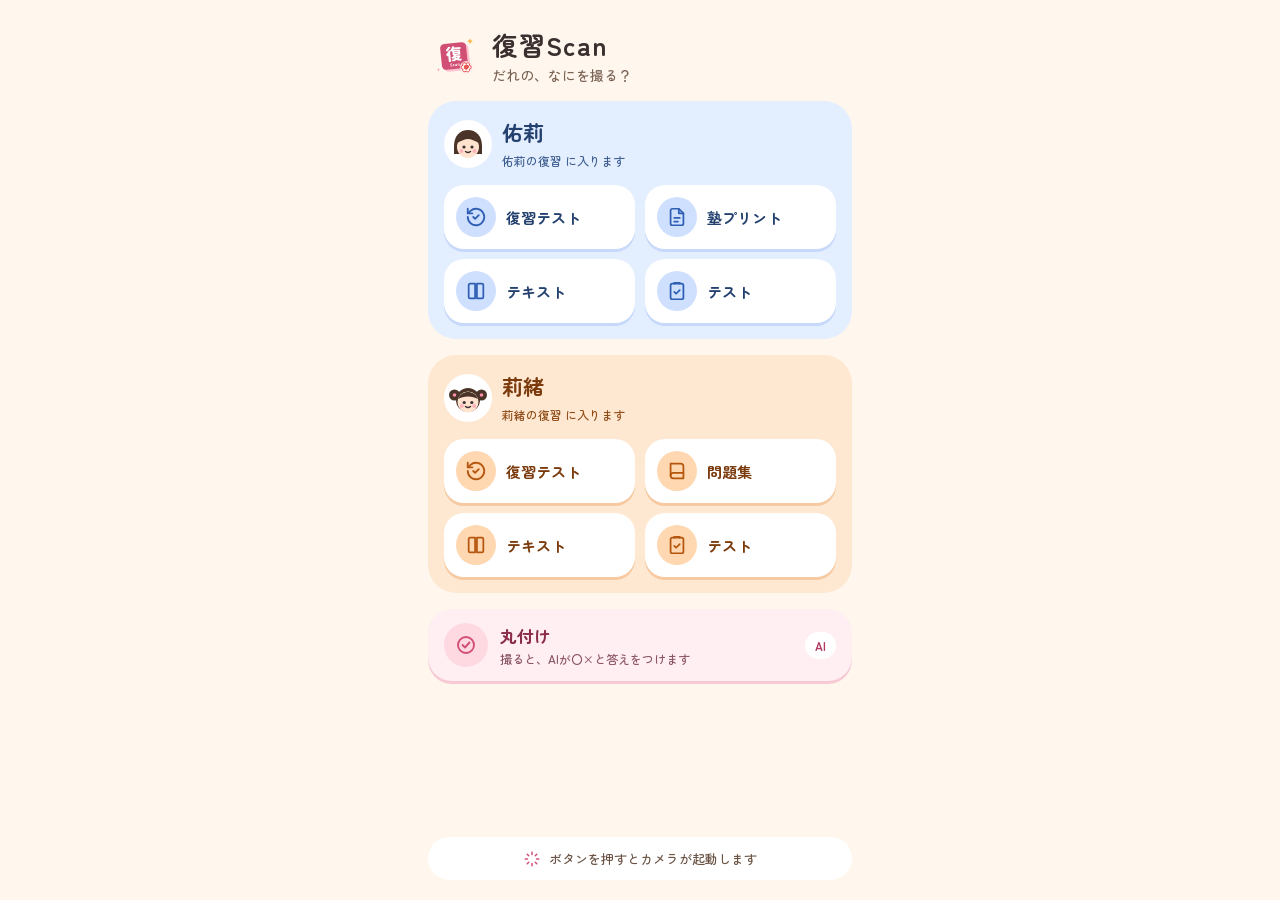
<file: index.html>
<!DOCTYPE html>
<html lang="ja">
<head>
<meta charset="utf-8">
<meta name="viewport" content="width=device-width, initial-scale=1, maximum-scale=1, user-scalable=no">
<meta name="theme-color" content="#fff7ee">
<link rel="icon" href="data:image/svg+xml,%3Csvg xmlns='http://www.w3.org/2000/svg' viewBox='0 0 240 240'%3E%3Ccircle cx='120' cy='120' r='120' fill='%23fff7ee'/%3E%3Cg transform='rotate%28-6 120 120%29'%3E%3Crect x='70' y='70' width='120' height='120' rx='20' fill='%23ffc2ce'/%3E%3Crect x='60' y='60' width='120' height='120' rx='20' fill='%23d14f74'/%3E%3Cpath d='M123.9 107.4H139.9V109.5H123.9ZM123.9 99.2H139.9V101.3H123.9ZM98.4 74.8C95.5 79.5 89.5 85.6 84.4 89.2C86.1 91.2 88.7 94.9 90 97.1C96.1 92.5 103.1 85.2 107.9 78.6ZM99.5 91.2C96 98.2 89.8 105.1 83.9 109.4C85.6 111.8 88.4 117.3 89.4 119.6C90.9 118.4 92.3 117.1 93.8 115.6V145.2H103.8V103.4C105.4 101 106.9 98.6 108.2 96.1C110.1 97.5 112 98.8 113.2 99.8L114.4 98.5V116H120.4C116.7 120.5 111.5 124.5 106 127.1C108 128.6 111.7 131.9 113.3 133.6C114.9 132.7 116.5 131.6 118.1 130.4C119.1 131.6 120.3 132.7 121.4 133.6C116.8 135 111.7 135.9 106.2 136.5C107.9 138.6 109.9 142.5 110.7 145C118 143.9 124.8 142.2 130.8 139.7C136.2 142.3 142.7 144 150.1 145C151.3 142.3 154 138.2 156.1 136.2C150.6 135.7 145.6 134.9 141.2 133.8C145.3 130.6 148.6 126.7 151 121.8L144.5 118.8L142.8 119.1H129.4C130.2 118.1 130.9 117.1 131.6 116H149.9V92.6H118.9L120.6 90H153.7V81.4H125L126.5 77.3L116 74.8C113.9 81.8 109.8 88.7 104.7 93.2ZM125.7 126.2H136.2C134.7 127.5 132.9 128.8 130.9 129.9C128.9 128.8 127.2 127.6 125.7 126.2Z' fill='%23fff'/%3E%3Cpath d='M102.9 166.9C106 166.9 107.8 165.1 107.8 162.9C107.8 161 106.8 159.9 105.2 159.2L103.4 158.5C102.3 158.1 101.3 157.7 101.3 156.8C101.3 155.9 102.1 155.4 103.2 155.4C104.4 155.4 105.2 155.8 106.1 156.5L107.4 154.8C106.4 153.7 104.8 153.1 103.2 153.1C100.6 153.1 98.6 154.8 98.6 156.9C98.6 158.9 100 160 101.3 160.5L103.1 161.3C104.3 161.8 105.1 162.1 105.1 163.1C105.1 164 104.4 164.6 103 164.6C101.8 164.6 100.6 164 99.6 163.1L98.1 165C99.4 166.2 101.2 166.9 102.9 166.9ZM115.3 166.9C116.4 166.9 117.6 166.5 118.6 165.7L117.5 163.9C117 164.4 116.3 164.8 115.6 164.8C114.1 164.8 113.1 163.5 113.1 161.6C113.1 159.7 114.1 158.5 115.6 158.5C116.2 158.5 116.7 158.7 117.2 159.1L118.4 157.5C117.7 156.8 116.7 156.3 115.5 156.3C112.8 156.3 110.4 158.3 110.4 161.6C110.4 165 112.5 166.9 115.3 166.9ZM123.9 166.9C125.1 166.9 126.1 166.4 127 165.6H127.1L127.3 166.7H129.4V160.8C129.4 157.9 128.1 156.3 125.5 156.3C124 156.3 122.5 156.9 121.3 157.7L122.3 159.4C123.2 158.9 124.1 158.5 125.1 158.5C126.3 158.5 126.7 159.2 126.8 160.2C122.7 160.6 121 161.8 121 163.9C121 165.6 122.1 166.9 123.9 166.9ZM124.8 164.8C124 164.8 123.5 164.5 123.5 163.7C123.5 162.8 124.3 162.1 126.8 161.8V163.9C126.1 164.5 125.6 164.8 124.8 164.8ZM133.1 166.7H135.8V159.7C136.5 159 137 158.6 137.8 158.6C138.8 158.6 139.3 159.1 139.3 160.7V166.7H141.9V160.4C141.9 157.8 141 156.3 138.8 156.3C137.4 156.3 136.4 157 135.5 157.9H135.5L135.3 156.6H133.1Z' fill='%23fff'/%3E%3C/g%3E%3Cpath d='M194 39Q196.34 49.66 207 52Q196.34 54.34 194 65Q191.66 54.34 181 52Q191.66 49.66 194 39Z' fill='%23ffb547'/%3E%3Cpath d='M48 176Q49.44 182.56 56 184Q49.44 185.44 48 192Q46.56 185.44 40 184Q46.56 182.56 48 176Z' fill='%23ff9fb4'/%3E%3Ccircle cx='176' cy='172' r='27' fill='%23fff' stroke='%23ffd9e2' stroke-width='3'/%3E%3Cg transform='translate%28176 172%29 scale%280.5%29' fill='none' stroke='%23e0322b' stroke-width='8' stroke-linecap='round' stroke-linejoin='round'%3E%3Cpath d='M0 -34A17 17 0 0 1 29.44 -17A17 17 0 0 1 29.44 17A17 17 0 0 1 0 34A17 17 0 0 1 -29.44 17A17 17 0 0 1 -29.44 -17A17 17 0 0 1 0 -34Z'/%3E%3Cpath d='M0 0A3 3 0 0 1 6 0A6 6 0 0 1 -6 0A9 9 0 0 1 12 0A12 12 0 0 1 -12 0A15 15 0 0 1 18 0A18 18 0 0 1 -18 0A21 21 0 0 1 24 0'/%3E%3C/g%3E%3C/svg%3E">
<title>復習Scan</title>
<link rel="preconnect" href="https://fonts.googleapis.com">
<link rel="preconnect" href="https://fonts.gstatic.com" crossorigin>
<link href="https://fonts.googleapis.com/css2?family=Zen+Maru+Gothic:wght@500;700&family=Klee+One:wght@600&display=swap" rel="stylesheet">
<style>
*{box-sizing:border-box;-webkit-tap-highlight-color:transparent}
[hidden]{display:none !important}
html,body{margin:0;height:100%;background:#0d0d0f;font-family:'Zen Maru Gothic','Hiragino Maru Gothic ProN',system-ui,sans-serif;overscroll-behavior:none;-webkit-user-select:none;user-select:none}
button{font:inherit;color:inherit;border:0;background:none;cursor:pointer;padding:0}
.screen{position:fixed;inset:0;display:none;flex-direction:column}
.screen.active{display:flex}

/* ---------- ① 送り先を選ぶ ---------- */
#home{background:#fff7ee;color:#3b2f2f;overflow-y:auto}
.homeIn{width:100%;max-width:460px;margin:0 auto;min-height:100%;display:flex;flex-direction:column;gap:16px;padding:26px 18px 20px}
.logoRow{display:flex;align-items:center;gap:12px}
.logo{width:52px;height:52px;border-radius:18px;background:#ffd9e2;display:flex;align-items:center;justify-content:center;flex:0 0 auto}
.logoRow h1{margin:0;font-size:26px;font-weight:700;letter-spacing:.04em}
.logoRow p{margin:2px 0 0;font-size:14px;font-weight:500;color:#7a6253}
.kid{border-radius:28px;padding:16px;display:flex;flex-direction:column;gap:14px}
.kid.yuri{background:#e3eeff}.kid.rio{background:#ffe8d2}
.kidHead{display:flex;align-items:center;gap:10px}
.kidHead h2{margin:0;font-size:21px;font-weight:700}
.kidHead span{font-size:12px;font-weight:500}
.yuri h2{color:#23406e}.yuri .kidHead span{color:#3f5f91}
.rio h2{color:#7a3a0c}.rio .kidHead span{color:#8e4b17}
.tiles{display:grid;grid-template-columns:repeat(2,minmax(0,1fr));gap:10px}
.tile{min-height:64px;padding:10px 12px;background:#fff;border-radius:20px;display:flex;flex-direction:row;align-items:center;justify-content:flex-start;gap:10px;transition:transform .08s;text-align:left}
.tile:active{transform:translateY(2px)}
.yuri .tile{box-shadow:0 3px 0 #c6d9fb}.rio .tile{box-shadow:0 3px 0 #f6c9a0}
.tile .ic{width:40px;height:40px;border-radius:50%;display:flex;align-items:center;justify-content:center;flex:0 0 auto}
.yuri .ic{background:#cfe0ff}.rio .ic{background:#ffd7b0}
.tile b{font-size:15px;font-weight:700}
.yuri .tile b{color:#23406e}.rio .tile b{color:#7a3a0c}
.mark{background:#f1ece6;border-radius:24px;padding:14px 16px;display:flex;align-items:center;gap:12px;color:#6b5446}
.mark .ic{width:44px;height:44px;border-radius:50%;background:#e4dcd3;display:flex;align-items:center;justify-content:center;flex:0 0 auto}
.mark b{font-size:17px;font-weight:700;color:#5a473b}
.mark small{display:block;font-size:12px;font-weight:500;color:#7a6253;margin-top:2px}
.badge{margin-left:auto;font-size:12px;font-weight:700;background:#fff;color:#8a6a55;border-radius:999px;padding:5px 10px;white-space:nowrap}
.homeFoot{margin-top:auto;display:flex;align-items:center;justify-content:center;gap:8px;padding:12px 16px;background:#fff;border-radius:999px;font-size:13px;font-weight:500;color:#6b5446}

/* ---------- ② カメラ ---------- */
#camera{background:#000;color:#fff}
.camView{position:relative;flex:1;overflow:hidden;background:#111}
#cv{position:absolute;inset:0;width:100%;height:100%;object-fit:cover}
#cOverlay{position:absolute;inset:0;width:100%;height:100%;pointer-events:none}
.camTop{position:absolute;left:0;right:0;top:0;padding:14px;display:flex;align-items:center;gap:10px}
.roundBtn{width:44px;height:44px;border-radius:50%;background:rgba(0,0,0,.6);display:flex;align-items:center;justify-content:center;flex:0 0 auto}
.destChip{display:flex;align-items:center;gap:8px;padding:9px 14px;border-radius:999px;background:rgba(0,0,0,.65);font-size:14px;font-weight:500;min-width:0;white-space:nowrap;overflow:hidden;text-overflow:ellipsis}
.destChip i{width:8px;height:8px;border-radius:50%;flex:0 0 auto}
.camHint{position:absolute;left:50%;top:76px;transform:translateX(-50%);padding:7px 14px;border-radius:999px;background:rgba(0,0,0,.7);font-size:13px;white-space:nowrap;transition:background .2s}
.camHint.ok{background:rgba(47,111,232,.85)}
.camToggles{position:absolute;left:0;right:0;bottom:14px;display:flex;justify-content:center;gap:8px;flex-wrap:wrap;padding:0 10px}
.pill{min-height:44px;padding:0 16px;border-radius:999px;background:rgba(0,0,0,.65);font-size:13px;font-weight:500}
.pill.on{background:#4f8cff;font-weight:700}
#cFlash{position:absolute;inset:0;background:#fff;opacity:0;pointer-events:none;transition:opacity .25s}
#cFlash.on{opacity:.7;transition:none}
.appMode{position:absolute;inset:0 0 70px 0;display:flex;flex-direction:column;align-items:center;justify-content:center;gap:12px;padding:24px;text-align:center;background:#111}
.appMode b{font-size:18px}.appMode p{margin:0;font-size:14px;line-height:1.7;color:#c9ced8}
.appMode button{min-height:52px;padding:0 26px;border-radius:14px;background:#4f8cff;font-weight:700;font-size:16px}
.noCam{position:absolute;inset:0;display:flex;flex-direction:column;align-items:center;justify-content:center;gap:14px;padding:24px;text-align:center;background:#111}
.noCam p{margin:0;font-size:15px;line-height:1.7}
.noCam button{min-height:48px;padding:0 20px;border-radius:14px;background:#4f8cff;font-weight:700}
.noCam button.sub{background:#2a2d35}
.camBar{height:150px;flex:0 0 auto;background:#000;display:flex;align-items:center;justify-content:space-between;padding:10px 24px 26px}
.thumbBtn{position:relative;width:64px;height:80px}
.thumbBtn .stack{position:absolute;left:8px;top:6px;width:48px;height:64px;border-radius:5px;background:#2a2d35;border:2px solid #fff;overflow:hidden;display:flex;align-items:center;justify-content:center}
.thumbBtn img{width:100%;height:100%;object-fit:cover;display:block}
.thumbBtn .cnt{position:absolute;right:-2px;top:-4px;min-width:24px;height:24px;padding:0 6px;border-radius:12px;background:#4f8cff;font-size:13px;font-weight:700;display:flex;align-items:center;justify-content:center}
.thumbBtn:disabled{opacity:.35}
.shutter{position:relative;width:82px;height:82px;border-radius:50%}
.shutter svg{position:absolute;inset:0}
.shutter .core{position:absolute;inset:9px;border-radius:50%;background:#fff;transition:transform .08s}
.shutter:active .core{transform:scale(.9)}
.sendBtn{min-width:78px;min-height:58px;padding:8px 14px;border-radius:16px;background:#4f8cff;display:flex;flex-direction:column;align-items:center;justify-content:center}
.sendBtn b{font-size:16px}.sendBtn small{font-size:11px}
.sendBtn:disabled{background:#2a2d35;color:#8b8f99}
.spin{width:26px;height:26px;border-radius:50%;border:3px solid rgba(255,255,255,.25);border-top-color:#fff;animation:sp .9s linear infinite}
@keyframes sp{to{transform:rotate(360deg)}}

/* ---------- 一覧・枠の調整（暗い画面） ---------- */
.dark{background:#0f1115;color:#f2f3f5}
.bar{display:flex;align-items:center;gap:10px;padding:10px 14px;min-height:56px}
.bar .title{flex:1;text-align:center;font-size:16px;font-weight:700}
.btnText{padding:9px 10px;border-radius:10px;font-size:14px}
.btnPill{padding:9px 14px;border-radius:999px;background:#262a33;font-size:13px;font-weight:700}
.btnPill.on{background:#4f8cff}
#rGrid{flex:1;overflow:auto;display:grid;grid-template-columns:repeat(auto-fill,minmax(140px,1fr));gap:12px;padding:6px 14px 16px;align-content:start}
.rTile{position:relative;background:#1b1e25;border-radius:14px;overflow:hidden;aspect-ratio:3/4;display:flex;align-items:center;justify-content:center}
.rTile img{width:100%;height:100%;object-fit:contain;display:block}
.rTile .no{position:absolute;left:8px;top:8px;background:rgba(0,0,0,.65);border-radius:999px;padding:2px 9px;font-size:12px;font-weight:700}
.foot{display:flex;gap:10px;padding:10px 14px 18px}
.foot button{flex:1;min-height:52px;border-radius:14px;background:#262a33;font-weight:700;font-size:15px}
.foot button.primary{background:#4f8cff;flex:1.4}
.foot button.danger{color:#ff7b7b}
#stage{position:relative;flex:1;overflow:hidden;touch-action:none;background:#000}
#eCanvas{position:absolute;left:0;top:0;touch-action:none}
#loupe{position:absolute;top:10px;width:124px;height:124px;border-radius:50%;border:3px solid #fff;box-shadow:0 4px 18px rgba(0,0,0,.6);display:none;pointer-events:none;background:#000}
#hint{position:absolute;left:50%;transform:translateX(-50%);bottom:10px;width:max-content;max-width:92%;background:rgba(0,0,0,.72);padding:7px 14px;border-radius:14px;font-size:12px;line-height:1.5;text-align:center;pointer-events:none;transition:opacity .4s}
.tools{display:flex;gap:2px;padding:8px 6px 2px}
.tool{flex:1 1 0;min-width:0;display:flex;flex-direction:column;align-items:center;gap:3px;padding:6px 2px;border-radius:12px;font-size:11px;color:#ddd;white-space:nowrap}
.tool.on{color:#6ea2ff}
.filters{display:flex;gap:8px;padding:6px 12px;overflow-x:auto}

/* ---------- 撮ってすぐの確認 ---------- */
.kTabs{display:flex;gap:8px;justify-content:center;padding:0 14px 8px}
.kStage{position:relative;flex:1;min-height:0;margin:0 14px;border-radius:14px;background:#000;display:flex;align-items:center;justify-content:center;overflow:hidden}
.kStage img{max-width:100%;max-height:100%;object-fit:contain;display:block;background:#fff}
.kStage canvas{width:100%;height:100%}
.kWait{position:absolute;inset:0;display:flex;flex-direction:column;align-items:center;justify-content:center;gap:12px;font-size:14px;background:#000}
.kNote{margin:8px 16px 0;min-height:20px;text-align:center;font-size:13px;color:#a9afbb}
.kFoot{padding-bottom:8px}
/* ---------- ③ 送りました ---------- */
.sentIn{width:100%;max-width:460px;margin:0 auto;flex:1;display:flex;flex-direction:column;gap:22px;padding:80px 20px 26px}
.okCircle{width:88px;height:88px;border-radius:50%;background:#1d2b45;display:flex;align-items:center;justify-content:center;margin:0 auto}
.sentIn h1{margin:0;text-align:center;font-size:26px}
.infoCard{background:#1b1e25;border-radius:16px;padding:4px 18px}
.infoRow{display:flex;justify-content:space-between;gap:12px;padding:14px 0;border-bottom:1px solid #2a2e37;font-size:14px}
.infoRow:last-child{border-bottom:0}
.infoRow span:first-child{color:#a9afbb;flex:0 0 auto}
.infoRow span:last-child{font-weight:700;text-align:right;word-break:break-all}
.sentNote{margin:0;text-align:center;font-size:13px;line-height:1.7;color:#a9afbb}
.bigBtns{margin-top:auto;display:flex;flex-direction:column;gap:12px}
.bigBtns button{min-height:56px;border-radius:16px;background:#262a33;font-size:16px;font-weight:700}
.bigBtns button.primary{background:#4f8cff}

/* ---------- 共通の重ね表示 ---------- */
#busy{position:fixed;inset:0;background:rgba(0,0,0,.55);display:none;align-items:center;justify-content:center;flex-direction:column;gap:14px;z-index:50;color:#fff}
#busy.on{display:flex}
#busy .spin{width:44px;height:44px;border-width:4px}
#toast{position:fixed;left:50%;top:70px;transform:translateX(-50%) translateY(-12px);background:#2b2b31;color:#fff;padding:10px 16px;border-radius:12px;font-size:13.5px;opacity:0;transition:all .25s;z-index:60;pointer-events:none;max-width:86vw;text-align:center}
#toast.on{opacity:1;transform:translateX(-50%) translateY(0)}
.sheetWrap{position:fixed;inset:0;background:rgba(0,0,0,.5);display:none;align-items:flex-end;justify-content:center;z-index:40}
.sheetWrap.on{display:flex}
.sheet{width:100%;max-width:520px;background:#1b1e25;color:#f2f3f5;border-radius:20px 20px 0 0;padding:18px 16px 22px;display:flex;flex-direction:column;gap:12px}
.sheet h3{margin:0;font-size:17px}
.sheet p{margin:0;font-size:14px;line-height:1.7;color:#c9ced8}
.sheet .where{background:#262a33;border-radius:12px;padding:12px 14px;font-size:15px;font-weight:700;color:#fff}
.sheet .row{display:flex;gap:10px}
.sheet .row button,.sheet>button{flex:1;min-height:52px;border-radius:14px;background:#2d313b;font-weight:700;font-size:15px}
.sheet button.primary{background:#4f8cff}
#driveWrap .sheet{max-height:90vh;overflow:auto}
/* ---------- 丸付け ---------- */
button.mark{width:100%;text-align:left;background:#ffeef2;color:#6b3a4a;box-shadow:0 3px 0 #f6c9d5}
button.mark .ic{background:#ffd9e2}
button.mark b{color:#8a2d4b}
button.mark small{color:#8a5566}
button.mark .badge{color:#b23a62}
#maru{overflow:hidden}
.mHead{display:flex;align-items:center;gap:6px;padding:10px 12px 6px}
.mHead h1{margin:0;font-size:19px;font-weight:700}
.iconBtn{width:44px;height:44px;border-radius:12px;display:flex;align-items:center;justify-content:center;flex:0 0 auto}
.mScore{margin-left:auto;display:flex;align-items:center;gap:6px;background:#3a1d1f;color:#ffb4b0;border-radius:999px;padding:6px 12px;font-size:14px;font-weight:700;white-space:nowrap}
.mTabs{display:grid;grid-template-columns:repeat(2,minmax(0,1fr));gap:4px;background:#1b1e25;border-radius:14px;padding:4px;margin:4px 14px 8px}
.mTabs button{min-height:40px;border-radius:10px;font-size:15px;font-weight:700;color:#c9ced8}
.mTabs button[aria-selected=true]{background:#f2f3f5;color:#0f1115}
.mBody{flex:1;overflow:auto;padding:0 14px 10px}
.mScroll{overflow-x:auto;border-radius:6px}
.mPaper{position:relative;width:100%;background:#fff;border-radius:6px;box-shadow:0 6px 24px rgba(0,0,0,.45);overflow:hidden}
.mPaper.zoom{width:200%}
.mPaper img{display:block;width:100%;height:auto}
.mPaper svg{position:absolute;inset:0;width:100%;height:100%}
.mPaper svg .hit{cursor:pointer}
.mWait{position:absolute;inset:0;background:rgba(15,17,21,.62);display:flex;flex-direction:column;align-items:center;justify-content:center;gap:12px;color:#fff;font-size:15px;font-weight:700;text-align:center;padding:20px}
.mWait .spin{width:40px;height:40px;border-width:4px}
.mWait small{font-size:12.5px;font-weight:500;color:#dfe2e8}
.mTools{display:flex;justify-content:space-between;align-items:center;gap:8px;margin:10px 0 0}
.mHint{margin:0;font-size:12.5px;line-height:1.6;color:#a9afbb}
.mErr{margin-top:12px;background:#2a1c1d;border-radius:14px;padding:12px 14px;display:flex;flex-direction:column;gap:10px}
.mErr p{margin:0;font-size:14px;line-height:1.7;color:#ffd6d3}
.mErr .row{display:flex;gap:8px}
.mErr button{flex:1;min-height:46px;border-radius:12px;background:#3a2a2c;font-weight:700;font-size:14px}
.mSum{margin:2px 0 10px;font-size:13px;line-height:1.6;color:#a9afbb}
.mList{display:flex;flex-direction:column;gap:10px}
.mCard{background:#1b1e25;border-radius:16px;padding:12px 14px;display:flex;flex-direction:column;gap:8px}
.mCard.ng{border:1.5px solid #5a2a2c}
.mCard.check{border:1.5px solid #5a4520}
.mCard .hd{display:flex;align-items:center;gap:10px}
.mCard h2{margin:0;font-size:15px;font-weight:700;line-height:1.4;flex:1;min-width:0}
.mCard .ans{font-size:15px;font-weight:700;white-space:nowrap}
.mCard .lab{font-size:12.5px;font-weight:700;white-space:nowrap}
.mCard .two{display:grid;grid-template-columns:repeat(2,minmax(0,1fr));gap:8px}
.mCard .two div{background:#262a33;border-radius:10px;padding:8px 10px;display:flex;flex-direction:column;gap:2px;min-width:0}
.mCard .two div.right{background:#3a1d1f}
.mCard .two span{font-size:11.5px;color:#a9afbb}
.mCard .two div.right span{color:#ffb4b0}
.mCard .two b{font-size:16px;word-break:break-word}
.mCard .two div.right b{color:#ff8a84}
.mCard .two div.right.chk{background:#33291a}
.mCard .two div.right.chk span{color:#ffe2b0}
.mCard .two div.right.chk b{color:#ffb547}
.mCard p{margin:0;font-size:13.5px;line-height:1.75;color:#dfe2e8;white-space:pre-line}
.mCard .pt{background:#262a33;border-radius:10px;padding:8px 10px;font-size:13px;color:#f2f3f5}
.mCard .warn{background:#33291a;border-radius:10px;padding:8px 10px;font-size:13px;color:#ffe2b0}
.mBar{display:grid;grid-template-columns:repeat(2,minmax(0,1fr));gap:10px;padding:8px 14px 16px}
.mBar button{min-height:52px;border-radius:14px;background:#262a33;font-weight:700;font-size:15px}
.mBar button.primary{background:#4f8cff;color:#fff}
#keyWrap input{width:100%;box-sizing:border-box;min-height:48px;border-radius:12px;border:0;padding:10px 12px;font:inherit;font-size:14px;background:#262a33;color:#fff;-webkit-user-select:text;user-select:text}
#keyWrap a.open{min-height:48px;border-radius:14px;background:#2d313b;color:#fff;display:flex;align-items:center;justify-content:center;font-weight:700;font-size:15px;text-decoration:none}

.dlist{display:flex;flex-direction:column;gap:8px}
.drow{display:flex;align-items:center;gap:10px;background:#262a33;border-radius:12px;padding:10px 12px}
.drow .dt{flex:1;min-width:0}
.drow b{display:block;font-size:15px;color:#fff}
.drow small{display:block;font-size:12px;color:#aab0bc;overflow:hidden;text-overflow:ellipsis;white-space:nowrap}
.drow .st{display:block;font-size:12px;font-weight:700;color:#aab0bc;margin-top:2px}
.drow.on .st{color:#6fd39a}
.drow button{flex:none;min-height:44px;padding:0 14px;border-radius:12px;background:#4f8cff;font-weight:700;font-size:14px;color:#fff}
.drow.on button{background:#2d313b}
</style>
</head>
<body>

<!-- ① 送り先を選ぶ -->
<section id="home" class="screen active">
  <div class="homeIn">
    <div class="logoRow">
      <div class="logo" style="background:none"><svg aria-hidden="true" width="52" height="52" viewBox="0 0 240 240"><circle cx="120" cy="120" r="120" fill="#fff7ee"/><g transform="rotate(-6 120 120)"><rect x="70" y="70" width="120" height="120" rx="20" fill="#ffc2ce"/><rect x="60" y="60" width="120" height="120" rx="20" fill="#d14f74"/><path d="M123.9 107.4H139.9V109.5H123.9ZM123.9 99.2H139.9V101.3H123.9ZM98.4 74.8C95.5 79.5 89.5 85.6 84.4 89.2C86.1 91.2 88.7 94.9 90 97.1C96.1 92.5 103.1 85.2 107.9 78.6ZM99.5 91.2C96 98.2 89.8 105.1 83.9 109.4C85.6 111.8 88.4 117.3 89.4 119.6C90.9 118.4 92.3 117.1 93.8 115.6V145.2H103.8V103.4C105.4 101 106.9 98.6 108.2 96.1C110.1 97.5 112 98.8 113.2 99.8L114.4 98.5V116H120.4C116.7 120.5 111.5 124.5 106 127.1C108 128.6 111.7 131.9 113.3 133.6C114.9 132.7 116.5 131.6 118.1 130.4C119.1 131.6 120.3 132.7 121.4 133.6C116.8 135 111.7 135.9 106.2 136.5C107.9 138.6 109.9 142.5 110.7 145C118 143.9 124.8 142.2 130.8 139.7C136.2 142.3 142.7 144 150.1 145C151.3 142.3 154 138.2 156.1 136.2C150.6 135.7 145.6 134.9 141.2 133.8C145.3 130.6 148.6 126.7 151 121.8L144.5 118.8L142.8 119.1H129.4C130.2 118.1 130.9 117.1 131.6 116H149.9V92.6H118.9L120.6 90H153.7V81.4H125L126.5 77.3L116 74.8C113.9 81.8 109.8 88.7 104.7 93.2ZM125.7 126.2H136.2C134.7 127.5 132.9 128.8 130.9 129.9C128.9 128.8 127.2 127.6 125.7 126.2Z" fill="#fff"/><path d="M102.9 166.9C106 166.9 107.8 165.1 107.8 162.9C107.8 161 106.8 159.9 105.2 159.2L103.4 158.5C102.3 158.1 101.3 157.7 101.3 156.8C101.3 155.9 102.1 155.4 103.2 155.4C104.4 155.4 105.2 155.8 106.1 156.5L107.4 154.8C106.4 153.7 104.8 153.1 103.2 153.1C100.6 153.1 98.6 154.8 98.6 156.9C98.6 158.9 100 160 101.3 160.5L103.1 161.3C104.3 161.8 105.1 162.1 105.1 163.1C105.1 164 104.4 164.6 103 164.6C101.8 164.6 100.6 164 99.6 163.1L98.1 165C99.4 166.2 101.2 166.9 102.9 166.9ZM115.3 166.9C116.4 166.9 117.6 166.5 118.6 165.7L117.5 163.9C117 164.4 116.3 164.8 115.6 164.8C114.1 164.8 113.1 163.5 113.1 161.6C113.1 159.7 114.1 158.5 115.6 158.5C116.2 158.5 116.7 158.7 117.2 159.1L118.4 157.5C117.7 156.8 116.7 156.3 115.5 156.3C112.8 156.3 110.4 158.3 110.4 161.6C110.4 165 112.5 166.9 115.3 166.9ZM123.9 166.9C125.1 166.9 126.1 166.4 127 165.6H127.1L127.3 166.7H129.4V160.8C129.4 157.9 128.1 156.3 125.5 156.3C124 156.3 122.5 156.9 121.3 157.7L122.3 159.4C123.2 158.9 124.1 158.5 125.1 158.5C126.3 158.5 126.7 159.2 126.8 160.2C122.7 160.6 121 161.8 121 163.9C121 165.6 122.1 166.9 123.9 166.9ZM124.8 164.8C124 164.8 123.5 164.5 123.5 163.7C123.5 162.8 124.3 162.1 126.8 161.8V163.9C126.1 164.5 125.6 164.8 124.8 164.8ZM133.1 166.7H135.8V159.7C136.5 159 137 158.6 137.8 158.6C138.8 158.6 139.3 159.1 139.3 160.7V166.7H141.9V160.4C141.9 157.8 141 156.3 138.8 156.3C137.4 156.3 136.4 157 135.5 157.9H135.5L135.3 156.6H133.1Z" fill="#fff"/></g><path d="M194 39Q196.34 49.66 207 52Q196.34 54.34 194 65Q191.66 54.34 181 52Q191.66 49.66 194 39Z" fill="#ffb547"/><path d="M48 176Q49.44 182.56 56 184Q49.44 185.44 48 192Q46.56 185.44 40 184Q46.56 182.56 48 176Z" fill="#ff9fb4"/><circle cx="176" cy="172" r="27" fill="#fff" stroke="#ffd9e2" stroke-width="3"/><g transform="translate(176 172) scale(0.5)" fill="none" stroke="#e0322b" stroke-width="8" stroke-linecap="round" stroke-linejoin="round"><path d="M0 -34A17 17 0 0 1 29.44 -17A17 17 0 0 1 29.44 17A17 17 0 0 1 0 34A17 17 0 0 1 -29.44 17A17 17 0 0 1 -29.44 -17A17 17 0 0 1 0 -34Z"/><path d="M0 0A3 3 0 0 1 6 0A6 6 0 0 1 -6 0A9 9 0 0 1 12 0A12 12 0 0 1 -12 0A15 15 0 0 1 18 0A18 18 0 0 1 -18 0A21 21 0 0 1 24 0"/></g></svg></div>
      <div><h1>復習Scan</h1><p>だれの、なにを撮る？</p></div>
    </div>

    <section class="kid yuri">
      <div class="kidHead">
        <svg role="img" aria-label="佑莉" width="48" height="48" viewBox="0 0 48 48"><circle cx="24" cy="24" r="24" fill="#fff"/><path d="M10 26c0-10 6-16 14-16s14 6 14 16v8H10z" fill="#4a3428"/><circle cx="24" cy="27" r="11" fill="#ffe3cf"/><path d="M13 23c3-6 8-8 11-8s8 2 11 8c-4-2-8-4-11-4s-7 2-11 4z" fill="#4a3428"/><circle cx="20" cy="27" r="1.6" fill="#3b2f2f"/><circle cx="28" cy="27" r="1.6" fill="#3b2f2f"/><circle cx="17.5" cy="31" r="2" fill="#ffb3c1"/><circle cx="30.5" cy="31" r="2" fill="#ffb3c1"/><path d="M21.5 31.5q2.5 2 5 0" fill="none" stroke="#3b2f2f" stroke-width="1.4" stroke-linecap="round"/></svg>
        <div><h2>佑莉</h2><span>佑莉の復習 に入ります</span></div>
      </div>
      <div class="tiles">
        <button class="tile" data-dest="yuri-review"><span class="ic"><svg aria-hidden="true" width="22" height="22" viewBox="0 0 24 24" fill="none" stroke="#2f5fb3" stroke-width="2" stroke-linecap="round" stroke-linejoin="round"><path d="M3 12a9 9 0 1 0 3-6.7L3 8"/><path d="M3 3v5h5"/><path d="m9 12 2 2 4-4"/></svg></span><b>復習テスト</b></button>
        <button class="tile" data-dest="yuri-print"><span class="ic"><svg aria-hidden="true" width="22" height="22" viewBox="0 0 24 24" fill="none" stroke="#2f5fb3" stroke-width="1.9" stroke-linecap="round" stroke-linejoin="round"><path d="M14 3H7a2 2 0 0 0-2 2v14a2 2 0 0 0 2 2h10a2 2 0 0 0 2-2V8z"/><path d="M14 3v5h5"/><path d="M9 13h6M9 17h4"/></svg></span><b>塾プリント</b></button>
        <button class="tile" data-dest="yuri-text"><span class="ic"><svg aria-hidden="true" width="22" height="22" viewBox="0 0 24 24" fill="none" stroke="#2f5fb3" stroke-width="1.9" stroke-linecap="round" stroke-linejoin="round"><path d="M4 5.5A1.5 1.5 0 0 1 5.5 4H11v16H5.5A1.5 1.5 0 0 1 4 18.5z"/><path d="M20 5.5A1.5 1.5 0 0 0 18.5 4H13v16h5.5a1.5 1.5 0 0 0 1.5-1.5z"/></svg></span><b>テキスト</b></button>
        <button class="tile" data-dest="yuri-test"><span class="ic"><svg aria-hidden="true" width="22" height="22" viewBox="0 0 24 24" fill="none" stroke="#2f5fb3" stroke-width="1.9" stroke-linecap="round" stroke-linejoin="round"><rect x="5" y="4" width="14" height="17" rx="2"/><path d="M9 4V3h6v1"/><path d="m9 13 2 2 4-4"/></svg></span><b>テスト</b></button>
      </div>
    </section>

    <section class="kid rio">
      <div class="kidHead">
        <svg role="img" aria-label="莉緒" width="48" height="48" viewBox="0 0 48 48"><circle cx="24" cy="24" r="24" fill="#fff"/><circle cx="10.5" cy="21" r="5.5" fill="#4a3428"/><circle cx="37.5" cy="21" r="5.5" fill="#4a3428"/><circle cx="24" cy="26" r="12" fill="#4a3428"/><circle cx="24" cy="28" r="10.5" fill="#ffe3cf"/><path d="M14 25c2-5 6-7 10-7s8 2 10 7c-3-1.5-6-2.5-10-2.5s-7 1-10 2.5z" fill="#4a3428"/><circle cx="10.5" cy="21" r="1.8" fill="#ff8fab"/><circle cx="37.5" cy="21" r="1.8" fill="#ff8fab"/><circle cx="20.2" cy="28.5" r="1.6" fill="#3b2f2f"/><circle cx="27.8" cy="28.5" r="1.6" fill="#3b2f2f"/><circle cx="17.8" cy="32" r="2" fill="#ffb3c1"/><circle cx="30.2" cy="32" r="2" fill="#ffb3c1"/><path d="M21.5 32.5q2.5 2 5 0" fill="none" stroke="#3b2f2f" stroke-width="1.4" stroke-linecap="round"/></svg>
        <div><h2>莉緒</h2><span>莉緒の復習 に入ります</span></div>
      </div>
      <div class="tiles">
        <button class="tile" data-dest="rio-review"><span class="ic"><svg aria-hidden="true" width="22" height="22" viewBox="0 0 24 24" fill="none" stroke="#b5560f" stroke-width="2" stroke-linecap="round" stroke-linejoin="round"><path d="M3 12a9 9 0 1 0 3-6.7L3 8"/><path d="M3 3v5h5"/><path d="m9 12 2 2 4-4"/></svg></span><b>復習テスト</b></button>
        <button class="tile" data-dest="rio-book"><span class="ic"><svg aria-hidden="true" width="22" height="22" viewBox="0 0 24 24" fill="none" stroke="#b5560f" stroke-width="1.9" stroke-linecap="round" stroke-linejoin="round"><path d="M5 4h11a3 3 0 0 1 3 3v13H8a3 3 0 0 1-3-3z"/><path d="M5 17a3 3 0 0 1 3-3h11"/></svg></span><b>問題集</b></button>
        <button class="tile" data-dest="rio-text"><span class="ic"><svg aria-hidden="true" width="22" height="22" viewBox="0 0 24 24" fill="none" stroke="#b5560f" stroke-width="1.9" stroke-linecap="round" stroke-linejoin="round"><path d="M4 5.5A1.5 1.5 0 0 1 5.5 4H11v16H5.5A1.5 1.5 0 0 1 4 18.5z"/><path d="M20 5.5A1.5 1.5 0 0 0 18.5 4H13v16h5.5a1.5 1.5 0 0 0 1.5-1.5z"/></svg></span><b>テキスト</b></button>
        <button class="tile" data-dest="rio-test"><span class="ic"><svg aria-hidden="true" width="22" height="22" viewBox="0 0 24 24" fill="none" stroke="#b5560f" stroke-width="1.9" stroke-linecap="round" stroke-linejoin="round"><rect x="5" y="4" width="14" height="17" rx="2"/><path d="M9 4V3h6v1"/><path d="m9 13 2 2 4-4"/></svg></span><b>テスト</b></button>
      </div>
    </section>

    <button class="mark" id="maruBtn">
      <span class="ic"><svg aria-hidden="true" width="24" height="24" viewBox="0 0 24 24" fill="none" stroke="#d14f74" stroke-width="1.9" stroke-linecap="round" stroke-linejoin="round"><circle cx="12" cy="12" r="8"/><path d="m8.5 12 2.5 2.5 4.5-5"/></svg></span>
      <div><b>丸付け</b><small>撮ると、AIが〇×と答えをつけます</small></div>
      <span class="badge">AI</span>
    </button>

    <div class="homeFoot"><svg aria-hidden="true" width="18" height="18" viewBox="0 0 24 24" fill="none" stroke="#d14f74" stroke-width="2" stroke-linecap="round"><path d="M12 3v3M12 18v3M3 12h3M18 12h3M5.6 5.6l2.1 2.1M16.3 16.3l2.1 2.1M5.6 18.4l2.1-2.1M16.3 7.7l2.1-2.1"/></svg><span id="homeFootText">ボタンを押すとカメラが起動します</span></div>
    <button id="driveBtn" hidden style="min-height:48px;border-radius:999px;background:#fff;color:#8a2d4b;font-weight:700;font-size:14px;border:2px solid #ffd9e2">ドライブのスキャンとつなぐ</button>
    <button id="setupBtn" hidden style="min-height:48px;border-radius:999px;background:#ffd9e2;color:#8a2d4b;font-weight:700;font-size:14px">最初の設定：設定リンクを貼り付ける</button>
  </div>
</section>

<!-- ② カメラ -->
<section id="camera" class="screen">
  <div class="camView">
    <video id="cv" autoplay playsinline muted></video>
    <canvas id="cOverlay"></canvas>
    <div id="cFlash"></div>
    <div class="camTop">
      <button class="roundBtn" id="cBack" aria-label="送り先の選択にもどる"><svg aria-hidden="true" width="22" height="22" viewBox="0 0 24 24" fill="none" stroke="#fff" stroke-width="2" stroke-linecap="round" stroke-linejoin="round"><path d="m15 6-6 6 6 6"/></svg></button>
      <div class="destChip"><i id="cDot"></i><span id="cDest"></span></div>
      <span style="flex:1"></span>
      <button class="roundBtn" id="cGallery" aria-label="スマホの写真から取り込む"><svg aria-hidden="true" width="22" height="22" viewBox="0 0 24 24" fill="none" stroke="#fff" stroke-width="1.8" stroke-linecap="round" stroke-linejoin="round"><rect x="3" y="4" width="18" height="16" rx="2"/><circle cx="9" cy="10" r="1.8"/><path d="m21 16-5-5-8 9"/></svg></button>
    </div>
    <div class="camHint" id="cHint">紙を画面に入れてください</div>
    <div class="camToggles">
      <button class="pill" id="cAuto" aria-pressed="false">自動撮影</button>
      <button class="pill" id="cSplit" aria-pressed="false">見開き分割</button>
      <button class="pill" id="cLight" aria-pressed="false" hidden>ライト</button>
      <button class="pill" id="cMode" aria-pressed="false">カメラアプリで撮る</button>
    </div>
    <div class="appMode" id="cAppMode" hidden>
      <svg aria-hidden="true" width="56" height="56" viewBox="0 0 24 24" fill="none" stroke="#6ea2ff" stroke-width="1.6" stroke-linecap="round" stroke-linejoin="round"><path d="M4 8.5A2.5 2.5 0 0 1 6.5 6h1.6l1.3-2h5.2l1.3 2h1.6A2.5 2.5 0 0 1 20 8.5v8A2.5 2.5 0 0 1 17.5 19h-11A2.5 2.5 0 0 1 4 16.5z"/><circle cx="12" cy="12.5" r="3.4"/></svg>
      <b>カメラアプリで撮るモード</b>
      <p>シャッターを押すとPixelのカメラが開きます。<br>撮って「✓」を押すと、ここに戻って自動で切り抜きます。</p>
      <button id="cAppShoot">カメラを開く</button>
    </div>
    <div class="noCam" id="cNoCam" hidden>
      <p>カメラを使えませんでした。<br>カメラの許可を確かめてください。</p>
      <button id="cRetry">もう一度カメラを起動</button>
      <button class="sub" id="cCamApp">カメラアプリで撮る</button>
    </div>
  </div>
  <div class="camBar">
    <button class="thumbBtn" id="cThumb" aria-label="撮ったページを見る" disabled><span class="stack" id="cStack"></span><span class="cnt" id="cCount">0</span></button>
    <button class="shutter" id="cShutter" aria-label="撮る">
      <svg width="82" height="82" viewBox="0 0 82 82" aria-hidden="true"><circle cx="41" cy="41" r="37" fill="none" stroke="#fff" stroke-width="4"/><circle id="cRing" cx="41" cy="41" r="37" fill="none" stroke="#4f8cff" stroke-width="5" stroke-linecap="round" stroke-dasharray="232.5" stroke-dashoffset="232.5" transform="rotate(-90 41 41)"/></svg>
      <span class="core"></span>
    </button>
    <button class="sendBtn" id="cSend" disabled><b>送る</b><small id="cSendN">0ページ</small></button>
  </div>
</section>

<!-- 撮ってすぐの確認（カメラアプリで撮るモード） -->
<section id="confirm" class="screen dark">
  <div class="bar"><span style="width:64px"></span><div class="title" id="kTitle">確認</div><span style="width:64px"></span></div>
  <div class="kTabs"><button class="btnPill on" id="kTabOut">仕上がり</button><button class="btnPill" id="kTabSrc">元の写真と枠</button></div>
  <div class="kStage" id="kStage">
    <img id="kImg" alt="切り抜いたページ">
    <canvas id="kCanvas" hidden></canvas>
    <div class="kWait" id="kWait"><div class="spin"></div><span>切り抜いています…</span></div>
  </div>
  <p class="kNote" id="kNote"></p>
  <div class="foot kFoot">
    <button id="kRetake">撮り直す</button>
    <button id="kFix">枠を直す</button>
  </div>
  <div class="foot kFoot" style="padding-top:0">
    <button id="kSend">OK・送る</button>
    <button class="primary" id="kNext">OK・次を撮る</button>
  </div>
</section>

<!-- 撮ったページの一覧 -->
<section id="review" class="screen dark">
  <div class="bar"><button class="btnText" id="rBack">‹ カメラ</button><div class="title" id="rTitle">撮ったページ</div><span style="width:64px"></span></div>
  <div id="rGrid"></div>
  <div class="foot"><button id="rMore">＋ 撮りたす</button><button class="primary" id="rSend">送る</button></div>
</section>

<!-- 枠の調整 -->
<section id="edit" class="screen dark">
  <div class="bar"><button class="btnText" id="eBack">‹ もどる</button><div class="title">枠を合わせる</div><button class="btnPill" id="ePreview">仕上がりを見る</button></div>
  <div id="stage"><canvas id="eCanvas"></canvas><canvas id="loupe" width="248" height="248"></canvas><div id="hint">青い枠を紙のふちに合わせてください</div></div>
  <div class="tools">
    <button class="tool" id="tAuto"><svg width="24" height="24" viewBox="0 0 24 24" fill="none" stroke="currentColor" stroke-width="1.7" stroke-linecap="round" stroke-linejoin="round" aria-hidden="true"><path d="M12 3v3M12 18v3M3 12h3M18 12h3"/><rect x="7" y="7" width="10" height="10" rx="1.5"/></svg>自動検出</button>
    <button class="tool" id="tFull"><svg width="24" height="24" viewBox="0 0 24 24" fill="none" stroke="currentColor" stroke-width="1.7" stroke-linecap="round" stroke-linejoin="round" aria-hidden="true"><path d="M4 9V4h5M15 4h5v5M20 15v5h-5M9 20H4v-5"/></svg>画像全体</button>
    <button class="tool" id="tFlat"><svg width="24" height="24" viewBox="0 0 24 24" fill="none" stroke="currentColor" stroke-width="1.7" stroke-linecap="round" stroke-linejoin="round" aria-hidden="true"><path d="M4 7c4-3 12-3 16 0"/><path d="M4 17h16"/><path d="M12 10v4"/></svg>曲がり解除</button>
    <button class="tool" id="tRot"><svg width="24" height="24" viewBox="0 0 24 24" fill="none" stroke="currentColor" stroke-width="1.7" stroke-linecap="round" stroke-linejoin="round" aria-hidden="true"><path d="M20 11a8 8 0 1 0-2.3 5.7"/><path d="M20 4v7h-7"/></svg><span id="tRotLbl">回転</span></button>
    <button class="tool" id="tSplit"><svg width="24" height="24" viewBox="0 0 24 24" fill="none" stroke="currentColor" stroke-width="1.7" stroke-linecap="round" stroke-linejoin="round" aria-hidden="true"><rect x="3" y="5" width="18" height="14" rx="1.5"/><path d="M12 5v14" stroke-dasharray="2 2"/></svg>見開き分割</button>
  </div>
  <div class="filters" id="eFilters">
    <button class="btnPill" data-f="color">くっきり</button>
    <button class="btnPill" data-f="gray">グレー</button>
    <button class="btnPill" data-f="bw">白黒</button>
    <button class="btnPill" data-f="none">元の画像</button>
  </div>
  <div class="foot"><button class="danger" id="eDelete">削除</button><button class="primary" id="eSave">完了</button></div>
</section>

<!-- ③ 送りました -->
<section id="sent" class="screen dark">
  <div class="sentIn">
    <div class="okCircle"><svg role="img" aria-label="完了" width="44" height="44" viewBox="0 0 24 24" fill="none" stroke="#5b9dff" stroke-width="2.2" stroke-linecap="round" stroke-linejoin="round"><path d="m5 12.5 4.5 4.5L19 7.5"/></svg></div>
    <h1 id="sTitle">送りました</h1>
    <div class="infoCard">
      <div class="infoRow"><span>送り先</span><span id="sDest"></span></div>
      <div class="infoRow"><span>ページ数</span><span id="sPages"></span></div>
      <div class="infoRow"><span>ファイル名</span><span id="sName"></span></div>
    </div>
    <p class="sentNote" id="sNote">次の取り込みのときに、復習の仕組みが読み込みます</p>
    <div class="bigBtns">
      <button id="sMore">続けて撮る（同じ送り先）</button>
      <button class="primary" id="sHome">送り先の選択にもどる</button>
    </div>
  </div>
</section>

<!-- 丸付け -->
<section id="maru" class="screen dark">
  <div class="mHead">
    <button class="iconBtn" id="mBack" aria-label="もどる"><svg aria-hidden="true" width="24" height="24" viewBox="0 0 24 24" fill="none" stroke="#f2f3f5" stroke-width="2" stroke-linecap="round" stroke-linejoin="round"><path d="m15 5-7 7 7 7"/></svg></button>
    <h1>丸付け</h1>
    <span class="mScore" id="mScore" hidden></span>
    <button class="iconBtn" id="mSet" aria-label="AIの設定" style="margin-left:auto"><svg aria-hidden="true" width="22" height="22" viewBox="0 0 24 24" fill="none" stroke="#c9ced8" stroke-width="1.9" stroke-linecap="round" stroke-linejoin="round"><circle cx="12" cy="12" r="3"/><path d="M19.4 15a1.7 1.7 0 0 0 .3 1.8l.1.1a2 2 0 1 1-2.8 2.8l-.1-.1a1.7 1.7 0 0 0-1.8-.3 1.7 1.7 0 0 0-1 1.5V21a2 2 0 1 1-4 0v-.1a1.7 1.7 0 0 0-1.1-1.5 1.7 1.7 0 0 0-1.8.3l-.1.1a2 2 0 1 1-2.8-2.8l.1-.1a1.7 1.7 0 0 0 .3-1.8 1.7 1.7 0 0 0-1.5-1H3a2 2 0 1 1 0-4h.1a1.7 1.7 0 0 0 1.5-1.1 1.7 1.7 0 0 0-.3-1.8l-.1-.1a2 2 0 1 1 2.8-2.8l.1.1a1.7 1.7 0 0 0 1.8.3H9a1.7 1.7 0 0 0 1-1.5V3a2 2 0 1 1 4 0v.1a1.7 1.7 0 0 0 1 1.5 1.7 1.7 0 0 0 1.8-.3l.1-.1a2 2 0 1 1 2.8 2.8l-.1.1a1.7 1.7 0 0 0-.3 1.8V9a1.7 1.7 0 0 0 1.5 1H21a2 2 0 1 1 0 4h-.1a1.7 1.7 0 0 0-1.5 1z"/></svg></button>
  </div>
  <div class="mTabs" role="tablist" aria-label="表示の切りかえ">
    <button role="tab" id="mTabImg" aria-selected="true">画像</button>
    <button role="tab" id="mTabExp" aria-selected="false">解説</button>
  </div>
  <div class="mBody" id="mBody">
    <div id="mImgPane">
      <div class="mScroll"><div class="mPaper" id="mPaper"><img id="mImg" alt="撮ったプリント"><svg id="mSvg" aria-label="丸付けの結果"></svg>
        <div class="mWait" id="mWait"><div class="spin"></div><div id="mWaitMsg">丸付け中…</div><small id="mWaitSub">AIが2回解いて、答えをくらべています（20〜40秒）</small></div>
      </div></div>
      <div class="mErr" id="mErr" hidden><p id="mErrMsg"></p><div class="row"><button id="mErrKey" hidden>キーを設定し直す</button><button id="mRetry">もう一度</button></div></div>
      <div class="mTools"><p class="mHint" id="mHint">AIの丸付けです。〇×を押すと切りかえられます。</p><button class="btnPill" id="mZoom">拡大</button></div>
    </div>
    <div id="mExpPane" hidden><p class="mSum" id="mSum"></p><div class="mList" id="mList"></div></div>
  </div>
  <div class="mBar"><button id="mHome">ホームへ</button><button class="primary" id="mAgain">もう1枚 丸付け</button></div>
</section>

<!-- 送る前の確認 -->
<div class="sheetWrap" id="sendWrap">
  <div class="sheet">
    <h3 id="sendTitle">ドライブに送ります</h3>
    <p id="sendMsg">次の画面で「ドライブ」を選び、保存先のフォルダをここにして「保存」を押してください。</p>
    <div class="where" id="sendWhere"></div>
    <div class="row"><button id="sendCancel">やめる</button><button class="primary" id="sendGo">ドライブに送る</button></div>
  </div>
</div>
<div class="sheetWrap" id="setupWrap">
  <div class="sheet">
    <h3>最初の設定</h3>
    <p>前に送った「スマホ用の設定リンク」（https://cooo521.github.io/scan/#setup=… で始まるもの）を長押しでコピーして、下に貼り付けてください。</p>
    <textarea id="setupText" rows="4" style="width:100%;border-radius:12px;border:0;padding:10px;font:inherit;font-size:13px;background:#262a33;color:#fff;-webkit-user-select:text;user-select:text" placeholder="ここに貼り付け"></textarea>
    <div class="row"><button id="setupCancel">やめる</button><button class="primary" id="setupOk">設定する</button></div>
  </div>
</div>
<div class="sheetWrap" id="driveWrap">
  <div class="sheet">
    <h3>ドライブのスキャンとつなぐ</h3>
    <p>つないだボタンを押すと、ドライブのスキャン画面が開き、選んだフォルダにそのまま保存されます。つなぐのは1つにつき最初の1回だけです。</p>
    <p style="font-size:13px">①「つなぐ」を押す　②ドライブのフォルダ選びの画面で、そのボタンの下に書いてあるフォルダを選んで決定する</p>
    <p id="driveNone" hidden style="color:#ffb4c2">このスマホのドライブのアプリに「ドライブ スキャン」が見つかりませんでした。ドライブのアプリを最新にしてから、もう一度開いてください。</p>
    <div class="dlist" id="driveList"></div>
    <p id="driveDebug" hidden style="font-size:11px;line-height:1.5;color:#8b92a0;word-break:break-all"></p>
    <button id="driveClose">とじる</button>
  </div>
</div>
<div class="sheetWrap" id="keyWrap">
  <div class="sheet">
    <h3>丸付けの準備（最初の1回だけ）</h3>
    <p>丸付けにはGoogleのAI（Gemini）を無料で使います。無料のAPIキーを作って、下に貼り付けてください。カードの登録はいりません。</p>
    <p style="font-size:13px">①「キーを作るページを開く」→ Googleでログイン　②「APIキーを作成」→ できたキー（AQ. で始まる文字）を、横のコピーボタンでコピー　③ この画面にもどって貼り付け、「設定する」</p>
    <a class="open" href="https://aistudio.google.com/apikey" target="_blank" rel="noopener">キーを作るページを開く</a>
    <input id="keyText" type="text" inputmode="url" autocomplete="off" spellcheck="false" placeholder="AQ.…" aria-label="APIキー">
    <p id="keyNow" style="font-size:12px;color:#a9afbb" hidden></p>
    <div class="row"><button id="keyCancel">やめる</button><button class="primary" id="keyOk">設定する</button></div>
  </div>
</div>
<div class="sheetWrap" id="askWrap">
  <div class="sheet">
    <p id="askMsg" style="color:#f2f3f5;font-size:15px"></p>
    <div class="row"><button id="askNo">やめる</button><button class="primary" id="askYes">OK</button></div>
  </div>
</div>
<div id="busy"><div class="spin"></div><div id="busyMsg">処理中…</div></div>
<div id="toast"></div>
<input type="file" id="fileCam" accept="image/*" capture="environment" style="display:none">
<input type="file" id="fileGal" accept="image/*" multiple style="display:none">
<input type="file" id="fileMaru" accept="image/*" capture="environment" style="display:none">

<script>
'use strict';
/* =========================================================
   復習Scan（旧かんたんスキャン） — 選んだフォルダ用に撮って、PDFにしてドライブへ
   画像の処理はすべてスマホの中で行います（外には送りません）
   ========================================================= */
const MAX_SRC = 4096;   // 元画像の長辺（px）
const MAX_OUT = 3200;   // 仕上がりの長辺（px）A4で約270dpi
const PREVIEW_OUT = 1100;
const DET = 512;        // ふち検出に使う縮小サイズ
const N_PROF = 32;      // ふちの曲がりを持つ点の数
const EDGES = {top:[0,1], right:[1,2], bottom:[3,2], left:[0,3]};   // 角: 0左上 1右上 2右下 3左下
const Q1=N_PROF/4, Q2=N_PROF/2, Q3=N_PROF*3/4;
const HANDLES = [['top',Q1],['top',Q2],['top',Q3],['bottom',Q1],['bottom',Q2],['bottom',Q3],['left',Q2],['right',Q2]];
const TENT = {top:Q1, bottom:Q1, left:Q2, right:Q2};

const $ = s => document.querySelector(s);
const clamp = (v,a,b) => v<a?a:v>b?b:v;
function mkCanvas(w,h){ const c=document.createElement('canvas'); c.width=w; c.height=h; return c; }
function ctx2d(c){ return c.getContext('2d',{willReadFrequently:true}); }
const nextFrame = () => new Promise(r => requestAnimationFrame(() => setTimeout(r, 0)));
function toBlob(c,q){ return new Promise((res,rej)=>c.toBlob(b=>b?res(b):rej(new Error('encode')),'image/jpeg',q||0.88)); }

/* ---------------- 画像の読み込み ---------------- */
async function loadFile(file){
  let img;
  try { img = await createImageBitmap(file, {imageOrientation:'from-image'}); }
  catch(e){
    img = await new Promise((res,rej)=>{ const im=new Image(); const u=URL.createObjectURL(file);
      im.onload=()=>{URL.revokeObjectURL(u);res(im);}; im.onerror=()=>{URL.revokeObjectURL(u);rej(new Error('decode'));}; im.src=u; });
  }
  const iw = img.width||img.naturalWidth, ih = img.height||img.naturalHeight;
  const s = Math.min(1, MAX_SRC/Math.max(iw,ih));
  const c = mkCanvas(Math.round(iw*s), Math.round(ih*s));
  const g = c.getContext('2d',{willReadFrequently:true}); g.imageSmoothingQuality='high'; g.drawImage(img,0,0,c.width,c.height);
  if (img.close) img.close();
  return c;
}
function imageDataOf(c){ return ctx2d(c).getImageData(0,0,c.width,c.height); }

/* ---------------- 小さな画像処理の道具 ---------------- */
function blurBox(src,w,h,r){
  const tmp=new Float32Array(w*h), out=new Float32Array(w*h), k=2*r+1;
  for(let y=0;y<h;y++){ const row=y*w; let acc=0;
    for(let x=-r;x<=r;x++) acc+=src[row+clamp(x,0,w-1)];
    for(let x=0;x<w;x++){ tmp[row+x]=acc/k; acc+=src[row+Math.min(w-1,x+r+1)]-src[row+Math.max(0,x-r)]; } }
  for(let x=0;x<w;x++){ let acc=0;
    for(let y=-r;y<=r;y++) acc+=tmp[clamp(y,0,h-1)*w+x];
    for(let y=0;y<h;y++){ out[y*w+x]=acc/k; acc+=tmp[Math.min(h-1,y+r+1)*w+x]-tmp[Math.max(0,y-r)*w+x]; } }
  return out;
}
function gradMag(A,w,h){
  const M=new Float32Array(w*h);
  for(let y=1;y<h-1;y++) for(let x=1;x<w-1;x++){ const i=y*w+x;
    const gx=(A[i-w+1]+2*A[i+1]+A[i+w+1])-(A[i-w-1]+2*A[i-1]+A[i+w-1]);
    const gy=(A[i+w-1]+2*A[i+w]+A[i+w+1])-(A[i-w-1]+2*A[i-w]+A[i-w+1]);
    M[i]=Math.sqrt(gx*gx+gy*gy)*0.25; }
  return M;
}
function dilate(m,w,h,r){
  if(r<=0) return m;
  const t=new Uint8Array(w*h), o=new Uint8Array(w*h);
  for(let y=0;y<h;y++){ const row=y*w; let last=-1e9;
    for(let x=0;x<w+r;x++){ if(x<w&&m[row+x]) last=x; const xx=x-r; if(xx>=0) t[row+xx]= (x-last<=2*r && last>=xx-r)?1:0; } }
  for(let x=0;x<w;x++){ let last=-1e9;
    for(let y=0;y<h+r;y++){ if(y<h&&t[y*w+x]) last=y; const yy=y-r; if(yy>=0) o[yy*w+x]=(y-last<=2*r && last>=yy-r)?1:0; } }
  return o;
}
function invert(m){ const o=new Uint8Array(m.length); for(let i=0;i<m.length;i++) o[i]=m[i]?0:1; return o; }
function erode(m,w,h,r){ return invert(dilate(invert(m),w,h,r)); }
function borderFlood(pass,w,h){
  const vis=new Uint8Array(w*h), st=new Int32Array(w*h); let sp=0;
  const push=i=>{ if(pass[i]&&!vis[i]){ vis[i]=1; st[sp++]=i; } };
  for(let x=0;x<w;x++){ push(x); push((h-1)*w+x); }
  for(let y=0;y<h;y++){ push(y*w); push(y*w+w-1); }
  while(sp){ const i=st[--sp], x=i%w;
    if(x>0) push(i-1); if(x<w-1) push(i+1); if(i>=w) push(i-w); if(i<w*(h-1)) push(i+w); }
  return vis;
}
function fillHoles(m,w,h){ return invert(borderFlood(invert(m),w,h)); }
function largestComp(m,w,h){
  const n=w*h, lab=new Int32Array(n), st=new Int32Array(n); let best=0,bestA=0,cur=0;
  for(let s=0;s<n;s++){ if(!m[s]||lab[s]) continue; cur++; let sp=0,a=0; st[sp++]=s; lab[s]=cur;
    while(sp){ const i=st[--sp], x=i%w; a++;
      if(x>0&&m[i-1]&&!lab[i-1]){lab[i-1]=cur;st[sp++]=i-1;}
      if(x<w-1&&m[i+1]&&!lab[i+1]){lab[i+1]=cur;st[sp++]=i+1;}
      if(i>=w&&m[i-w]&&!lab[i-w]){lab[i-w]=cur;st[sp++]=i-w;}
      if(i<n-w&&m[i+w]&&!lab[i+w]){lab[i+w]=cur;st[sp++]=i+w;} }
    if(a>bestA){bestA=a;best=cur;} }
  const out=new Uint8Array(n); if(best) for(let i=0;i<n;i++) if(lab[i]===best) out[i]=1;
  return out;
}
function countMask(m){ let a=0; for(let i=0;i<m.length;i++) a+=m[i]; return a; }
function borderTouch(m,w,h){ let t=0; for(let x=0;x<w;x++){ t+=m[x]+m[(h-1)*w+x]; } for(let y=0;y<h;y++){ t+=m[y*w]+m[y*w+w-1]; } return t/(2*(w+h)); }
function otsu(S){
  const hist=new Float64Array(256); for(let i=0;i<S.length;i++) hist[clamp(S[i]|0,0,255)]++;
  let total=S.length, sum=0; for(let t=0;t<256;t++) sum+=t*hist[t];
  let sB=0,wB=0,max=-1,th=128;
  for(let t=0;t<256;t++){ wB+=hist[t]; if(!wB) continue; const wF=total-wB; if(!wF) break; sB+=t*hist[t];
    const mB=sB/wB, mF=(sum-sB)/wF, v=wB*wF*(mB-mF)*(mB-mF); if(v>max){max=v;th=t;} }
  return th+0.5;
}

/* ---------------- 形（多角形）の道具 ---------------- */
function convexHull(P){
  P.sort((a,b)=>a[0]-b[0]||a[1]-b[1]);
  const cr=(o,a,b)=>(a[0]-o[0])*(b[1]-o[1])-(a[1]-o[1])*(b[0]-o[0]);
  const lo=[],up=[];
  for(const p of P){ while(lo.length>=2&&cr(lo[lo.length-2],lo[lo.length-1],p)<=0) lo.pop(); lo.push(p); }
  for(let i=P.length-1;i>=0;i--){ const p=P[i]; while(up.length>=2&&cr(up[up.length-2],up[up.length-1],p)<=0) up.pop(); up.push(p); }
  up.pop(); lo.pop(); return lo.concat(up);
}
function hullOfMask(m,w,h){
  const pts=[];
  for(let y=0;y<h;y++){ let l=-1,r=-1; const row=y*w; for(let x=0;x<w;x++) if(m[row+x]){ if(l<0) l=x; r=x; }
    if(l>=0){ pts.push([l,y+0.5]); pts.push([r+1,y+0.5]); } }
  return pts.length>=4 ? convexHull(pts) : [];
}
function polyArea(q){ let a=0; for(let i=0;i<q.length;i++){ const p=q[i], n=q[(i+1)%q.length]; a+=p.x*n.y-n.x*p.y; } return Math.abs(a)/2; }
function quadFromHull(H){
  const n0=H.length; if(n0<4) return null;
  const step=Math.max(1,Math.ceil(n0/64)), idx=[]; for(let i=0;i<n0;i+=step) idx.push(i);
  const n=idx.length; if(n<4) return null;
  const P=i=>H[idx[i]];
  const tri=(a,b,c)=>Math.abs((b[0]-a[0])*(c[1]-a[1])-(c[0]-a[0])*(b[1]-a[1]))*0.5;
  let best=0,res=null;
  for(let i=0;i<n;i++) for(let k=i+2;k<n;k++){
    let b1=0,j1=-1; for(let j=i+1;j<k;j++){ const a=tri(P(i),P(j),P(k)); if(a>b1){b1=a;j1=j;} }
    let b2=0,l1=-1; for(let l=k+1;l<n+i;l++){ const ll=l%n; if(ll===i) continue; const a=tri(P(i),P(k),P(ll)); if(a>b2){b2=a;l1=ll;} }
    if(j1>=0&&l1>=0&&b1+b2>best){ best=b1+b2; res=[idx[i],idx[j1],idx[k],idx[l1]]; } }
  if(!res) return null;
  // 間引く前の点で角を微調整
  const areaOf=r=>{ const q=r.map(t=>({x:H[t][0],y:H[t][1]})); return polyArea(q); };
  for(let round=0;round<2;round++) for(let c=0;c<4;c++){
    const prev=res[(c+3)%4], next=res[(c+1)%4]; let bestA=areaOf(res), bestI=res[c];
    for(let t=(prev+1)%n0; t!==next; t=(t+1)%n0){ const r2=res.slice(); r2[c]=t; const a=areaOf(r2); if(a>bestA){bestA=a;bestI=t;} }
    res[c]=bestI; }
  return orderCorners(res.map(t=>({x:H[t][0],y:H[t][1]})));
}
function orderCorners(q){
  const cx=q.reduce((s,p)=>s+p.x,0)/4, cy=q.reduce((s,p)=>s+p.y,0)/4;
  const s=q.slice().sort((a,b)=>Math.atan2(a.y-cy,a.x-cx)-Math.atan2(b.y-cy,b.x-cx));
  let k=0; for(let i=1;i<4;i++) if(s[i].x+s[i].y<s[k].x+s[k].y) k=i;
  return [s[k],s[(k+1)%4],s[(k+2)%4],s[(k+3)%4]];
}
function quadOK(q){
  let sign=0;
  for(let i=0;i<4;i++){ const a=q[i],b=q[(i+1)%4],c=q[(i+2)%4];
    const cr=(b.x-a.x)*(c.y-b.y)-(b.y-a.y)*(c.x-b.x); if(Math.abs(cr)<1e-6) return false;
    const sg=Math.sign(cr); if(!sign) sign=sg; else if(sg!==sign) return false;
    const v1x=a.x-b.x,v1y=a.y-b.y,v2x=c.x-b.x,v2y=c.y-b.y;
    const ang=Math.acos(clamp((v1x*v2x+v1y*v2y)/(Math.hypot(v1x,v1y)*Math.hypot(v2x,v2y)),-1,1))*180/Math.PI;
    if(ang<25||ang>155) return false; }
  return true;
}

/* ---------------- 曲がったふち（4辺）の表し方 ----------------
   辺ごとに「まっすぐな線（角と角を結ぶ線）からのずれ」を N_PROF+1 点で持つ */
function emptyProf(){ return new Array(N_PROF+1).fill(0); }
function edgeFrame(geom,e){ const [ia,ib]=EDGES[e]; const A=geom.c[ia], B=geom.c[ib];
  const dx=B.x-A.x, dy=B.y-A.y, L=Math.hypot(dx,dy)||1; return {A,B,L,n:{x:dy/L,y:-dx/L}}; }
function profAt(p,t){
  const f=clamp(t,0,1)*N_PROF; let i=Math.floor(f); if(i>=N_PROF) i=N_PROF-1; const s=f-i;
  const g=k=>k<0?2*p[0]-p[1]:k>N_PROF?2*p[N_PROF]-p[N_PROF-1]:p[k];
  const p0=g(i-1),p1=g(i),p2=g(i+1),p3=g(i+2);
  return 0.5*((2*p1)+(-p0+p2)*s+(2*p0-5*p1+4*p2-p3)*s*s+(-p0+3*p1-3*p2+p3)*s*s*s);
}
function edgePoint(geom,e,t){ const F=edgeFrame(geom,e), o=profAt(geom.p[e],t);
  return {x:F.A.x+(F.B.x-F.A.x)*t+F.n.x*o, y:F.A.y+(F.B.y-F.A.y)*t+F.n.y*o}; }
function edgePolyline(geom,e,m){ const a=[]; for(let i=0;i<=m;i++) a.push(edgePoint(geom,e,i/m)); return a; }
function polyLen(a){ let s=0; for(let i=1;i<a.length;i++) s+=Math.hypot(a[i].x-a[i-1].x,a[i].y-a[i-1].y); return s; }
function cloneGeom(g){ return {c:g.c.map(p=>({x:p.x,y:p.y})), p:{top:g.p.top.slice(),right:g.p.right.slice(),bottom:g.p.bottom.slice(),left:g.p.left.slice()}}; }
function fullGeom(w,h,inset){ const ix=w*(inset||0), iy=h*(inset||0);
  return {c:[{x:ix,y:iy},{x:w-ix,y:iy},{x:w-ix,y:h-iy},{x:ix,y:h-iy}], p:{top:emptyProf(),right:emptyProf(),bottom:emptyProf(),left:emptyProf()}}; }
function applyTent(prof,ic,delta,half){ for(let k=1;k<N_PROF;k++){ const wt=1-Math.abs(k-ic)/half; if(wt>0) prof[k]+=delta*wt; } }

/* ---------------- 紙のふちを自動で見つける ---------------- */
function detect(src,size,quick){
  const W0=src.width, H0=src.height, sc=Math.min(1,(size||DET)/Math.max(W0,H0));
  const w=Math.max(16,Math.round(W0*sc)), h=Math.max(16,Math.round(H0*sc));
  const c=mkCanvas(w,h), g=ctx2d(c); g.drawImage(src,0,0,w,h);
  const r=detectData(g.getImageData(0,0,w,h).data,w,h,{profiles:!quick});
  if(!r.found) return {geom:fullGeom(W0,H0,0.03),found:false};
  const inv=1/sc, geom={c:r.c.map(p=>({x:clamp(p.x*inv,0,W0),y:clamp(p.y*inv,0,H0)})), p:{}};
  for(const e in r.p) geom.p[e]=r.p[e].map(v=>v*inv);
  return {geom,found:true,score:r.score,name:r.name};
}
// 縮小した画像の画素から紙の四隅とふちの曲がりを探す（裏側の作業場所でも動く）
function detectData(d,w,h,opt){
  const n=w*h;
  let L=new Float32Array(n), C=new Float32Array(n);
  for(let i=0,j=0;i<n;i++,j+=4){ const r=d[j],gg=d[j+1],b=d[j+2];
    L[i]=0.299*r+0.587*gg+0.114*b; C[i]=Math.max(r,gg,b)-Math.min(r,gg,b); }
  L=blurBox(blurBox(L,w,h,1),w,h,2); C=blurBox(blurBox(C,w,h,1),w,h,2);
  const GL=gradMag(L,w,h), GC=gradMag(C,w,h), M=new Float32Array(n);
  for(let i=0;i<n;i++) M[i]=Math.max(GL[i],GC[i]*1.2);
  const samp=[]; for(let i=0;i<n;i+=3) samp.push(M[i]); samp.sort((a,b)=>a-b);
  const pct=p=>samp[Math.min(samp.length-1,Math.floor(p*samp.length))];
  const Tsup=Math.max(3,pct(0.86));
  const cands=[];
  // 白っぽい紙らしさ（明るくて色が薄い）
  const S=new Float32Array(n); for(let i=0;i<n;i++) S[i]=L[i]-0.9*C[i];
  const th=otsu(S), pm=new Uint8Array(n); for(let i=0;i<n;i++) pm[i]=S[i]>th?1:0;

  function addCand(mask,grow,name){
    let m=largestComp(mask,w,h); let area=countMask(m); if(area<n*0.05) return;
    m=fillHoles(m,w,h); if(grow) m=dilate(m,w,h,grow);
    area=countMask(m);
    const hull=hullOfMask(m,w,h), q=quadFromHull(hull); if(!q||!quadOK(q)) return;
    const qa=polyArea(q), frac=qa/n; if(frac<0.06||frac>0.985) return;
    const fit=Math.min(area,qa)/Math.max(area,qa);
    let sup=0,cnt=0;
    for(let s=0;s<4;s++){ const A=q[s],B=q[(s+1)%4], dx=B.x-A.x, dy=B.y-A.y, Ln=Math.hypot(dx,dy)||1, nx=dy/Ln, ny=-dx/Ln;
      for(let t=0.1;t<=0.901;t+=0.04){ cnt++; let ok=0;
        for(let o=-3;o<=3;o++){ const x=Math.round(A.x+dx*t+nx*o), y=Math.round(A.y+dy*t+ny*o);
          if(x>=0&&y>=0&&x<w&&y<h&&M[y*w+x]>Tsup){ok=1;break;} } sup+=ok; } }
    // 枠のすぐ内側が紙らしいか（本の表紙などを紙と取りちがえないため）
    let pap=0,pc=0; const qcx=(q[0].x+q[1].x+q[2].x+q[3].x)/4, qcy=(q[0].y+q[1].y+q[2].y+q[3].y)/4;
    for(let s=0;s<4;s++){ const A=q[s],B=q[(s+1)%4], dx=B.x-A.x, dy=B.y-A.y, Ln=Math.hypot(dx,dy)||1; let nx=dy/Ln, ny=-dx/Ln;
      if((qcx-(A.x+B.x)/2)*nx+(qcy-(A.y+B.y)/2)*ny<0){ nx=-nx; ny=-ny; }
      for(let t=0.1;t<=0.901;t+=0.05) for(const o of [4,6,8]){ const x=Math.round(A.x+dx*t+nx*o), y=Math.round(A.y+dy*t+ny*o); pc++; if(x>=0&&y>=0&&x<w&&y<h&&pm[y*w+x]) pap++; } }
    const band=pap/pc;
    const support=sup/cnt, touch=borderTouch(m,w,h);
    const score=Math.sqrt(frac)*fit*fit*(0.35+0.65*support)*(1-0.6*Math.min(1,touch*2.5))*(0.25+0.75*band);
    cands.push({q,mask:m,score,name});
  }
  // 方法1: 輪郭（明るさ・色の変わり目）で囲まれた部分
  for(const p of [0.72,0.82,0.9,0.95]){
    const T=Math.max(3,pct(p)), E=new Uint8Array(n); for(let i=0;i<n;i++) E[i]=M[i]>T?1:0;
    const Ed=dilate(E,w,h,1), bg=borderFlood(invert(Ed),w,h);
    addCand(erode(invert(bg),w,h,2),2,'edge'+p);
  }
  // 方法2: 白っぽい紙の部分（のどの影で切れないよう、すき間を埋めたものも）
  addCand(erode(pm,w,h,2),2,'paper');
  addCand(erode(erode(dilate(pm,w,h,4),w,h,4),w,h,2),2,'paper+');

  cands.sort((a,b)=>b.score-a.score);
  const best=cands[0];
  if(!best||best.score<0.1) return {found:false};
  const geom={c:best.q.map(p=>({x:p.x,y:p.y})), p:{top:emptyProf(),right:emptyProf(),bottom:emptyProf(),left:emptyProf()}};
  refineCorners(best.mask,M,w,h,geom);              // 角を明るさの変わり目にぴったり合わせる
  if(opt&&opt.flat) fitEdgesStraight(best.mask,M,w,h,geom);   // 1枚もの：4辺をまっすぐな線で合わせる
  else if(opt&&opt.profiles) for(const e of ['top','bottom','left','right']) geom.p[e]=edgeProfile(best.mask,M,w,h,geom,e);
  return {found:true,c:geom.c,p:geom.p,score:best.score,name:best.name};
}
function sampleM(M,w,h,x,y){ if(x<0||y<0||x>w-1.001||y>h-1.001) return 0; const x0=x|0,y0=y|0,fx=x-x0,fy=y-y0,i=y0*w+x0;
  return (M[i]*(1-fx)+M[i+1]*fx)*(1-fy)+(M[i+w]*(1-fx)+M[i+w+1]*fx)*fy; }
function edgeSetup(geom,e){
  const q=geom.c, F=edgeFrame(geom,e);
  const cx=(q[0].x+q[1].x+q[2].x+q[3].x)/4, cy=(q[0].y+q[1].y+q[2].y+q[3].y)/4;
  const other=(e==='top'||e==='bottom') ? (Math.hypot(q[0].x-q[3].x,q[0].y-q[3].y)+Math.hypot(q[1].x-q[2].x,q[1].y-q[2].y))/2
                                       : (Math.hypot(q[0].x-q[1].x,q[0].y-q[1].y)+Math.hypot(q[3].x-q[2].x,q[3].y-q[2].y))/2;
  const mid={x:(F.A.x+F.B.x)/2,y:(F.A.y+F.B.y)/2};
  return {F, R:Math.max(4,other*0.16), sg:Math.sign((cx-mid.x)*F.n.x+(cy-mid.y)*F.n.y)||1};   // sg: 内側の向き
}
// 辺の t の位置で、紙のふちが線からどれだけずれているか（見つからなければ null）
function findEdgeOffset(mask,M,w,h,E,t){
  const {F,R,sg}=E, px=F.A.x+(F.B.x-F.A.x)*t, py=F.A.y+(F.B.y-F.A.y)*t;
  const inside=(x,y)=>{ x=Math.round(x); y=Math.round(y); return x>=0&&y>=0&&x<w&&y<h&&mask[y*w+x]===1; };
  if(inside(px-F.n.x*sg*R,py-F.n.y*sg*R)) return null;            // 外側まで続いている（指など）→ 不明
  let run=0, om=null;
  for(let s=-R;s<=R;s+=0.5){ const o=sg*s; if(inside(px+F.n.x*o,py+F.n.y*o)){ if(++run>=3){ om=s-1.0; break; } } else run=0; }
  if(om===null) return null;
  let best=-1, bs=om;                                             // 明るさの変わり目がいちばん強い所へ寄せる
  for(let s=om-3;s<=om+6;s+=0.5){ const o=sg*s, v=sampleM(M,w,h,px+F.n.x*o,py+F.n.y*o); if(v>best){best=v;bs=s;} }
  return sg*bs;
}
function fitLine(P){ if(P.length<3) return null; let mx=0,my=0; for(const p of P){mx+=p.x;my+=p.y;} mx/=P.length; my/=P.length;
  let sxx=0,sxy=0,syy=0; for(const p of P){ const dx=p.x-mx,dy=p.y-my; sxx+=dx*dx; sxy+=dx*dy; syy+=dy*dy; }
  const ang=0.5*Math.atan2(2*sxy,sxx-syy); return {x:mx,y:my,dx:Math.cos(ang),dy:Math.sin(ang)}; }
function intersect(a,b){ const den=a.dx*b.dy-a.dy*b.dx; if(Math.abs(den)<0.2) return null; const s=((b.x-a.x)*b.dy-(b.y-a.y)*b.dx)/den; return {x:a.x+a.dx*s,y:a.y+a.dy*s}; }
// 角の近くのふちに直線を当てはめて、角の位置を正確にする
function refineCorners(mask,M,w,h,geom){
  const pts={};
  for(const e of ['top','right','bottom','left']){ const E=edgeSetup(geom,e), F=E.F; pts[e]=[];
    for(let t=0.03;t<=0.971;t+=0.025){ const o=findEdgeOffset(mask,M,w,h,E,t); if(o===null) continue;
      pts[e].push({t,x:F.A.x+(F.B.x-F.A.x)*t+F.n.x*o,y:F.A.y+(F.B.y-F.A.y)*t+F.n.y*o}); } }
  const near=(e,end)=>fitLine(pts[e].filter(p=>end?p.t>=0.7:p.t<=0.3));
  const plan=[['top',0,'left',0],['top',1,'right',0],['right',1,'bottom',1],['bottom',0,'left',1]];
  const diag=Math.hypot(geom.c[0].x-geom.c[2].x,geom.c[0].y-geom.c[2].y);
  const nc=geom.c.map(p=>({x:p.x,y:p.y}));
  plan.forEach(([e1,a1,e2,a2],k)=>{ const l1=near(e1,a1), l2=near(e2,a2); if(!l1||!l2) return; const p=intersect(l1,l2);
    if(p&&Math.hypot(p.x-nc[k].x,p.y-nc[k].y)<diag*0.06) nc[k]=p; });
  if(quadOK(nc)) geom.c=nc;
}
// 1枚もののプリント：各辺のふちの点に直線を当てはめ（外れた点は捨てる）、4本の線の交点を角にする
function fitEdgesStraight(mask,M,w,h,geom){
  const lines=[];
  for(const e of ['top','right','bottom','left']){
    const E=edgeSetup(geom,e), F=E.F; let P=[];
    for(let t=0.04;t<=0.961;t+=0.02){ const o=findEdgeOffset(mask,M,w,h,E,t); if(o===null) continue;
      P.push({x:F.A.x+(F.B.x-F.A.x)*t+F.n.x*o, y:F.A.y+(F.B.y-F.A.y)*t+F.n.y*o}); }
    if(P.length<8) return false;
    let L=fitLine(P);
    for(let it=0;it<3;it++){
      const res=P.map(p=>Math.abs((p.x-L.x)*(-L.dy)+(p.y-L.y)*L.dx)), srt=res.slice().sort((a,b)=>a-b);
      const thr=Math.max(0.8, srt[Math.floor(srt.length*0.5)]*2);
      const Q=P.filter((p,i)=>res[i]<=thr); if(Q.length<6) break; P=Q; L=fitLine(P);
    }
    lines.push(L);
  }
  const nc=[intersect(lines[0],lines[3]),intersect(lines[0],lines[1]),intersect(lines[2],lines[1]),intersect(lines[2],lines[3])];
  if(nc.some(p=>!p)) return false;
  const diag=Math.hypot(geom.c[0].x-geom.c[2].x,geom.c[0].y-geom.c[2].y);
  if(nc.some((p,i)=>Math.hypot(p.x-geom.c[i].x,p.y-geom.c[i].y)>diag*0.08) || !quadOK(nc)) return false;
  geom.c=nc; return true;
}
// 復習テストの四すみの黒い四角を探す（4つそろったときだけ使う）。返すのは各四角の外側の角
function findMarks(d,w,h,quad){
  const n=w*h; let L=new Float32Array(n);
  for(let i=0,j=0;i<n;i++,j+=4) L[i]=0.299*d[j]+0.587*d[j+1]+0.114*d[j+2];
  L=blurBox(L,w,h,1);
  const box = quad ? {x0:Math.min(...quad.map(p=>p.x)),x1:Math.max(...quad.map(p=>p.x)),y0:Math.min(...quad.map(p=>p.y)),y1:Math.max(...quad.map(p=>p.y))} : {x0:0,x1:w,y0:0,y1:h};
  const pw=box.x1-box.x0, ph=box.y1-box.y0; if(pw<50||ph<50) return null;
  const samp=[]; for(let y=Math.max(0,box.y0|0);y<Math.min(h,box.y1);y+=4) for(let x=Math.max(0,box.x0|0);x<Math.min(w,box.x1);x+=4) samp.push(L[y*w+x]);
  samp.sort((a,b)=>a-b); const paper=samp[Math.floor(samp.length*0.75)]||200, thr=paper*0.42;
  const dark=new Uint8Array(n); for(let i=0;i<n;i++) dark[i]=L[i]<thr?1:0;
  const lab=new Int32Array(n), st=new Int32Array(n), blobs=[]; let cur=0;
  for(let s0=0;s0<n;s0++){ if(!dark[s0]||lab[s0]) continue; cur++; let sp=0,cnt=0,x0=w,x1=0,y0=h,y1=0; st[sp++]=s0; lab[s0]=cur;
    while(sp){ const i=st[--sp], x=i%w, y=(i/w)|0; cnt++; if(x<x0)x0=x; if(x>x1)x1=x; if(y<y0)y0=y; if(y>y1)y1=y;
      if(x>0&&dark[i-1]&&!lab[i-1]){lab[i-1]=cur;st[sp++]=i-1;} if(x<w-1&&dark[i+1]&&!lab[i+1]){lab[i+1]=cur;st[sp++]=i+1;}
      if(i>=w&&dark[i-w]&&!lab[i-w]){lab[i-w]=cur;st[sp++]=i-w;} if(i<n-w&&dark[i+w]&&!lab[i+w]){lab[i+w]=cur;st[sp++]=i+w;} }
    const bw=x1-x0+1, bh=y1-y0+1, sz=Math.max(bw,bh);
    if(sz<pw*0.012||sz>pw*0.07) continue;
    if(Math.min(bw,bh)/sz<0.7||cnt/(bw*bh)<0.72) continue;
    blobs.push({x0,x1:x1+1,y0,y1:y1+1,cx:(x0+x1+1)/2,cy:(y0+y1+1)/2,sz});
  }
  if(blobs.length<4) return null;
  const corners=[{x:box.x0,y:box.y0},{x:box.x1,y:box.y0},{x:box.x1,y:box.y1},{x:box.x0,y:box.y1}], lim=Math.hypot(pw,ph)*0.22, picked=[];
  for(const c of corners){ let best=null,bd=lim; for(const b of blobs){ if(picked.indexOf(b)>=0) continue; const dd=Math.hypot(b.cx-c.x,b.cy-c.y); if(dd<bd){bd=dd;best=b;} } if(!best) return null; picked.push(best); }
  const sizes=picked.map(b=>b.sz), smin=Math.min(...sizes), smax=Math.max(...sizes); if(smax/smin>1.8) return null;
  const outer=[{x:picked[0].x0,y:picked[0].y0},{x:picked[1].x1,y:picked[1].y0},{x:picked[2].x1,y:picked[2].y1},{x:picked[3].x0,y:picked[3].y1}];
  if(!quadOK(outer) || polyArea(outer) < pw*ph*0.35) return null;
  return outer;
}
// 黒い四角の外側の角を基準に、少しだけ外まで含めた枠を作る（四角が切れないように）
function marksGeom(outer,scale,W0,H0){
  const q=outer.map(p=>({x:p.x*scale,y:p.y*scale})), Hm=sqToQuad(q), m=0.012;
  const g=fullGeom(W0,H0,0);
  g.c=[hApply(Hm,-m,-m),hApply(Hm,1+m,-m),hApply(Hm,1+m,1+m),hApply(Hm,-m,1+m)].map(p=>({x:clamp(p.x,0,W0),y:clamp(p.y,0,H0)}));
  return g;
}
function edgeProfile(mask,M,w,h,geom,e){
  const E=edgeSetup(geom,e), F=E.F, R=E.R;
  const raw=new Array(N_PROF+1).fill(null); raw[0]=0; raw[N_PROF]=0;
  for(let i=1;i<N_PROF;i++) raw[i]=findEdgeOffset(mask,M,w,h,E,i/N_PROF);
  // 不明な点は両どなりからつなぐ
  for(let i=1;i<N_PROF;i++) if(raw[i]===null){ let a=i-1; while(raw[a]===null) a--; let b=i+1; while(raw[b]===null) b++;
    raw[i]=raw[a]+(raw[b]-raw[a])*(i-a)/(b-a); }
  // なめらかにする（中央値→平均）
  const md=raw.slice(); for(let i=1;i<N_PROF;i++){ const v=[raw[i-1],raw[i],raw[i+1]].sort((a,b)=>a-b); md[i]=v[1]; }
  const sm=md.slice(); for(let i=1;i<N_PROF;i++) sm[i]=(md[i-1]+4*md[i]+md[i+1])/6;
  sm[0]=0; sm[N_PROF]=0;
  let mx=0; for(const v of sm) mx=Math.max(mx,Math.abs(v));
  if(mx<F.L*0.01) return emptyProf();
  return sm.map(v=>clamp(v,-R,R));
}

/* ---------------- 縦横比の推定（斜めから撮っても元の比率に） ---------------- */
function estimateAspect(q,iw,ih){
  const u0=iw/2, v0=ih/2, D=Math.max(iw,ih);
  const m1=[q[0].x-u0,q[0].y-v0,1], m2=[q[1].x-u0,q[1].y-v0,1], m3=[q[3].x-u0,q[3].y-v0,1], m4=[q[2].x-u0,q[2].y-v0,1];
  const cross=(a,b)=>[a[1]*b[2]-a[2]*b[1],a[2]*b[0]-a[0]*b[2],a[0]*b[1]-a[1]*b[0]];
  const dot=(a,b)=>a[0]*b[0]+a[1]*b[1]+a[2]*b[2];
  const c14=cross(m1,m4);
  const k2=dot(c14,m3)/dot(cross(m2,m4),m3), k3=dot(c14,m2)/dot(cross(m3,m4),m2);
  if(!isFinite(k2)||!isFinite(k3)) return null;
  const n2=[k2*m2[0]-m1[0],k2*m2[1]-m1[1],k2*m2[2]-m1[2]], n3=[k3*m3[0]-m1[0],k3*m3[1]-m1[1],k3*m3[2]-m1[2]];
  let f=0.8*D; const den=n2[2]*n3[2];
  if(Math.abs(den)>1e-12){ const f2=-(n2[0]*n3[0]+n2[1]*n3[1])/den; if(f2>0){ const ff=Math.sqrt(f2); if(ff>0.4*D&&ff<3*D) f=ff; } }
  const a2=(n2[0]*n2[0]+n2[1]*n2[1])/(f*f)+n2[2]*n2[2], a3=(n3[0]*n3[0]+n3[1]*n3[1])/(f*f)+n3[2]*n3[2];
  if(!(a2>0&&a3>0)) return null;
  const r=Math.sqrt(a2/a3); return isFinite(r)&&r>0.1&&r<10?r:null;
}
function outSize(geom,iw,ih){
  const top=polyLen(edgePolyline(geom,'top',32)), bot=polyLen(edgePolyline(geom,'bottom',32));
  const lef=polyLen(edgePolyline(geom,'left',32)), rig=polyLen(edgePolyline(geom,'right',32));
  const c=geom.c, ch=(a,b)=>Math.hypot(c[a].x-c[b].x,c[a].y-c[b].y)||1;
  let W=Math.max(top,bot), H=Math.max(lef,rig);
  const a=estimateAspect(c,iw,ih);
  if(a){ const curvW=(top/ch(0,1)+bot/ch(3,2))/2, curvH=(lef/ch(0,3)+rig/ch(1,2))/2;
    const target=a*curvW/curvH, cur=W/H;
    if(target/cur>0.5&&target/cur<2){ if(cur>target) H=W/target; else W=H*target; } }
  return {W,H};
}

/* ---------------- 射影変換（4つの角 ⇔ 正方形） ---------------- */
function sqToQuad(c){
  const [p0,p1,p2,p3]=c;
  const dx1=p1.x-p2.x, dx2=p3.x-p2.x, dx3=p0.x-p1.x+p2.x-p3.x;
  const dy1=p1.y-p2.y, dy2=p3.y-p2.y, dy3=p0.y-p1.y+p2.y-p3.y;
  let g=0,h=0; const den=dx1*dy2-dx2*dy1;
  if((Math.abs(dx3)>1e-9||Math.abs(dy3)>1e-9)&&Math.abs(den)>1e-12){ g=(dx3*dy2-dx2*dy3)/den; h=(dx1*dy3-dx3*dy1)/den; }
  return [p1.x-p0.x+g*p1.x, p3.x-p0.x+h*p3.x, p0.x, p1.y-p0.y+g*p1.y, p3.y-p0.y+h*p3.y, p0.y, g, h, 1];
}
function hApply(m,x,y){ const w=m[6]*x+m[7]*y+m[8]; return {x:(m[0]*x+m[1]*y+m[2])/w, y:(m[3]*x+m[4]*y+m[5])/w}; }
function hInv(m){ const [a,b,c,d,e,f,g,h,i]=m;
  const A=e*i-f*h, B=-(d*i-f*g), C=d*h-e*g, D=-(b*i-c*h), E=a*i-c*g, F=-(a*h-b*g), G=b*f-c*e, H=-(a*f-c*d), I=a*e-b*d;
  const det=a*A+b*B+c*C; return [A/det,D/det,G/det,B/det,E/det,H/det,C/det,F/det,I/det]; }

/* ---------------- 平らに伸ばす（湾曲補正＋台形補正） ----------------
   4辺の曲線を「まっすぐにした空間」に移して Coons パッチで面を作り、
   ふちの長さ（弧長）に合わせて間隔をそろえる */
function rectEdge(geom,e,M,Hm,Hi){
  const F=edgeFrame(geom,e), xs=new Float64Array(M+1), ys=new Float64Array(M+1);
  const BAx=F.B.x-F.A.x, BAy=F.B.y-F.A.y, L2=BAx*BAx+BAy*BAy||1;
  for(let i=0;i<=M;i++){ const s=i/M; let u,v;
    if(e==='top'){u=s;v=0;} else if(e==='bottom'){u=s;v=1;} else if(e==='left'){u=0;v=s;} else {u=1;v=s;}
    const b=hApply(Hm,u,v), t=((b.x-F.A.x)*BAx+(b.y-F.A.y)*BAy)/L2, o=profAt(geom.p[e],t);
    const r=hApply(Hi,b.x+F.n.x*o,b.y+F.n.y*o); xs[i]=r.x; ys[i]=r.y; }
  return {xs,ys};
}
function cumLen(E,sx,sy){ const M=E.xs.length-1, c=new Float64Array(M+1);
  for(let i=1;i<=M;i++) c[i]=c[i-1]+Math.hypot((E.xs[i]-E.xs[i-1])*sx,(E.ys[i]-E.ys[i-1])*sy);
  const T=c[M]||1; for(let i=0;i<=M;i++) c[i]/=T; return c; }
function paramFor(A,q){ const M=A.length-1; let lo=0,hi=M;
  while(hi-lo>1){ const m=(lo+hi)>>1; if(A[m]<=q) lo=m; else hi=m; }
  const d=A[hi]-A[lo]; return (lo+(d>1e-12?(q-A[lo])/d:0))/M; }
function interpArr(arr,p){ const M=arr.length-1, f=clamp(p,0,1)*M; let i=Math.floor(f); if(i>=M) i=M-1; const s=f-i; return arr[i]*(1-s)+arr[i+1]*s; }

function warp(sd,geom,W,H,ssIn){
  const sw=sd.width, sh=sd.height, S=sd.data;
  const Hm=sqToQuad(geom.c), Hi=hInv(Hm), M=256;
  const T=rectEdge(geom,'top',M,Hm,Hi), B=rectEdge(geom,'bottom',M,Hm,Hi), Lf=rectEdge(geom,'left',M,Hm,Hi), R=rectEdge(geom,'right',M,Hm,Hi);
  const aT=cumLen(T,W,H), aB=cumLen(B,W,H), aL=cumLen(Lf,W,H), aR=cumLen(R,W,H);
  const AU=new Float64Array(M+1), AV=new Float64Array(M+1);
  for(let i=0;i<=M;i++){ AU[i]=(aT[i]+aB[i])/2; AV[i]=(aL[i]+aR[i])/2; }
  // 元の写真のほうが細かいときは 2×2 で平均して、縮めたときのギザギザを防ぐ
  const ss = ssIn || (polyArea(geom.c)/(W*H) > 1.6 ? 2 : 1), WS=W*ss, inv=1/(ss*ss);
  const out=new ImageData(W,H), O=out.data, acc=new Float32Array(W*3);
  const cu=new Float64Array(WS), tx=new Float64Array(WS), ty=new Float64Array(WS), bx=new Float64Array(WS), by=new Float64Array(WS);
  for(let x=0;x<WS;x++){ const u=paramFor(AU,(x+0.5)/WS); cu[x]=u; tx[x]=interpArr(T.xs,u); ty[x]=interpArr(T.ys,u); bx[x]=interpArr(B.xs,u); by[x]=interpArr(B.ys,u); }
  const a=Hm[0],b=Hm[1],c=Hm[2],d=Hm[3],e=Hm[4],f=Hm[5],g=Hm[6],h=Hm[7];
  const maxX=sw-1.001, maxY=sh-1.001, sw4=sw*4;
  for(let y=0;y<H;y++){
    acc.fill(0);
    for(let sy=0;sy<ss;sy++){
      const v=paramFor(AV,(y*ss+sy+0.5)/(H*ss)), lx=interpArr(Lf.xs,v), ly=interpArr(Lf.ys,v), rx=interpArr(R.xs,v), ry=interpArr(R.ys,v);
      for(let x=0;x<WS;x++){
        const u=cu[x];
        const px=(1-v)*tx[x]+v*bx[x]+(1-u)*lx+u*rx-u;
        const py=(1-v)*ty[x]+v*by[x]+(1-u)*ly+u*ry-v;
        const den=g*px+h*py+1;
        let X=(a*px+b*py+c)/den-0.5, Y=(d*px+e*py+f)/den-0.5;
        if(X<0)X=0; else if(X>maxX)X=maxX; if(Y<0)Y=0; else if(Y>maxY)Y=maxY;
        const x0=X|0, y0=Y|0, fx=X-x0, fy=Y-y0, i0=y0*sw4+x0*4, i2=i0+sw4;
        const w00=(1-fx)*(1-fy), w10=fx*(1-fy), w01=(1-fx)*fy, w11=fx*fy, k=((x/ss)|0)*3;
        acc[k]  +=S[i0]*w00+S[i0+4]*w10+S[i2]*w01+S[i2+4]*w11;
        acc[k+1]+=S[i0+1]*w00+S[i0+5]*w10+S[i2+1]*w01+S[i2+5]*w11;
        acc[k+2]+=S[i0+2]*w00+S[i0+6]*w10+S[i2+2]*w01+S[i2+6]*w11;
      }
    }
    let o=y*W*4;
    for(let x=0,k=0;x<W;x++,k+=3,o+=4){ O[o]=acc[k]*inv; O[o+1]=acc[k+1]*inv; O[o+2]=acc[k+2]*inv; O[o+3]=255; }
  }
  return {img:out, su:AU[M/2], sv:AV[M/2]};
}

/* ---------------- 仕上げ（影とり・くっきり・白黒） ---------------- */
function makeLut(fn){ const l=new Uint8ClampedArray(1024); for(let i=0;i<1024;i++) l[i]=fn(i/512)*255; return l; }
const LUT_SOFT=makeLut(v=>Math.pow(clamp((v-0.1)/0.82,0,1),1.35));
const LUT_BW=makeLut(v=>{ const t=clamp((v-0.56)/0.22,0,1); return t*t*(3-2*t); });
function gridFilter(G,gw,gh,fn,init){ const o=new Float32Array(G.length);
  for(let y=0;y<gh;y++) for(let x=0;x<gw;x++){ let acc=init,cnt=0;
    for(let dy=-1;dy<=1;dy++) for(let dx=-1;dx<=1;dx++){ const xx=x+dx, yy=y+dy; if(xx<0||yy<0||xx>=gw||yy>=gh) continue; acc=fn(acc,G[yy*gw+xx]); cnt++; }
    o[y*gw+x]= init===0? acc/cnt : acc; }
  return o; }
function enhance(img,mode){
  if(mode==='none') return;
  const w=img.width, h=img.height, d=img.data;
  const bs=Math.max(8,Math.round(Math.max(w,h)/40)), gw=Math.ceil(w/bs), gh=Math.ceil(h/bs);
  let bR=new Float32Array(gw*gh), bG=new Float32Array(gw*gh), bB=new Float32Array(gw*gh);
  const hist=new Uint32Array(64);
  for(let by=0;by<gh;by++) for(let bx=0;bx<gw;bx++){
    const x0=bx*bs, y0=by*bs, x1=Math.min(w,x0+bs), y1=Math.min(h,y0+bs); hist.fill(0); let cnt=0;
    for(let y=y0;y<y1;y+=2) for(let x=x0;x<x1;x+=2){ const j=(y*w+x)*4; hist[((d[j]*77+d[j+1]*150+d[j+2]*29)>>8)>>2]++; cnt++; }
    let acc=0,thr=63; for(let k=0;k<64;k++){ acc+=hist[k]; if(acc>=cnt*0.85){thr=k;break;} }
    let sr=0,sg=0,sb=0,m=0;
    for(let y=y0;y<y1;y+=2) for(let x=x0;x<x1;x+=2){ const j=(y*w+x)*4; if((((d[j]*77+d[j+1]*150+d[j+2]*29)>>8)>>2)>=thr){ sr+=d[j]; sg+=d[j+1]; sb+=d[j+2]; m++; } }
    const k=by*gw+bx; m=m||1; bR[k]=sr/m; bG[k]=sg/m; bB[k]=sb/m; }
  // 紙の明るさの上位を基準に、黒い大きな部分（写真・太字）は明るさの下限で守る
  const lum=new Float32Array(gw*gh); for(let k=0;k<lum.length;k++) lum[k]=0.299*bR[k]+0.587*bG[k]+0.114*bB[k];
  const sorted=Array.from(lum).sort((a,b)=>a-b), paper=sorted[Math.floor(sorted.length*0.9)]||255, floor=paper*0.5;
  for(let k=0;k<lum.length;k++) if(lum[k]<floor){ const f=floor/Math.max(1,lum[k]); bR[k]*=f; bG[k]*=f; bB[k]*=f; }
  const add=(a,b)=>a+b;
  bR=gridFilter(bR,gw,gh,add,0); bG=gridFilter(bG,gw,gh,add,0); bB=gridFilter(bB,gw,gh,add,0);
  const ci0=new Int32Array(w), ci1=new Int32Array(w), cft=new Float32Array(w);
  for(let x=0;x<w;x++){ const fx=(x+0.5)/bs-0.5; const i0=clamp(Math.floor(fx),0,gw-1); ci0[x]=i0; ci1[x]=Math.min(gw-1,i0+1); cft[x]=clamp(fx-i0,0,1); }
  const rR=new Float32Array(gw), rG=new Float32Array(gw), rB=new Float32Array(gw);
  for(let y=0;y<h;y++){
    const fy=(y+0.5)/bs-0.5, j0=clamp(Math.floor(fy),0,gh-1), j1=Math.min(gh-1,j0+1), ty=clamp(fy-j0,0,1);
    for(let k=0;k<gw;k++){ rR[k]=bR[j0*gw+k]*(1-ty)+bR[j1*gw+k]*ty; rG[k]=bG[j0*gw+k]*(1-ty)+bG[j1*gw+k]*ty; rB[k]=bB[j0*gw+k]*(1-ty)+bB[j1*gw+k]*ty; }
    let j=y*w*4;
    for(let x=0;x<w;x++,j+=4){
      const t=cft[x], a0=ci0[x], a1=ci1[x];
      const br=Math.max(30,rR[a0]*(1-t)+rR[a1]*t), bgc=Math.max(30,rG[a0]*(1-t)+rG[a1]*t), bb=Math.max(30,rB[a0]*(1-t)+rB[a1]*t);
      if(mode==='color'){
        d[j]=LUT_SOFT[Math.min(1023,(d[j]/br*512)|0)]; d[j+1]=LUT_SOFT[Math.min(1023,(d[j+1]/bgc*512)|0)]; d[j+2]=LUT_SOFT[Math.min(1023,(d[j+2]/bb*512)|0)];
      } else {
        const l=0.299*d[j]+0.587*d[j+1]+0.114*d[j+2], bl=0.299*br+0.587*bgc+0.114*bb;
        const v=(mode==='bw'?LUT_BW:LUT_SOFT)[Math.min(1023,(l/bl*512)|0)]; d[j]=d[j+1]=d[j+2]=v;
      }
    }
  }
}

// 文字の輪郭を少しくっきりさせる（明るさだけに軽くかける）
function sharpen(img,amount){
  const w=img.width, h=img.height, d=img.data, n=w*h, L=new Float32Array(n);
  for(let i=0,j=0;i<n;i++,j+=4) L[i]=0.299*d[j]+0.587*d[j+1]+0.114*d[j+2];
  const B=blurBox(L,w,h,1);
  for(let i=0,j=0;i<n;i++,j+=4){ const k=(L[i]-B[i])*amount; d[j]+=k; d[j+1]+=k; d[j+2]+=k; }
}

/* ---------------- 1ページを仕上げる ---------------- */
function rotateCanvas(c,rot){ if(!rot) return c; const w=c.width, h=c.height, o=mkCanvas(rot%2?h:w, rot%2?w:h), g=o.getContext('2d',{willReadFrequently:true});
  g.translate(o.width/2,o.height/2); g.rotate(rot*Math.PI/2); g.drawImage(c,-w/2,-h/2); return o; }
function cropCanvas(c,x,y,w,h){ const o=mkCanvas(w,h); o.getContext('2d').drawImage(c,x,y,w,h,0,0,w,h); return o; }
function renderPage(sd,page,maxOut){
  let {W,H}=outSize(page.geom,sd.width,sd.height);
  const k=Math.min(1,maxOut/Math.max(W,H)); W=Math.max(16,Math.round(W*k)); H=Math.max(16,Math.round(H*k));
  const r=warp(sd,page.geom,W,H);
  enhance(r.img,page.filter);
  if(page.filter!=='none') sharpen(r.img,0.6);
  let c=mkCanvas(W,H); c.getContext('2d').putImageData(r.img,0,0);
  c=rotateCanvas(c,page.rot);
  if(!page.split) return {list:[c],canvas:c};
  const rot=page.rot, f= rot===0? r.su : rot===1? 1-r.sv : rot===2? 1-r.su : r.sv;
  const sx=clamp(Math.round(c.width*f),8,c.width-8);
  const Lc=cropCanvas(c,0,0,sx,c.height), Rc=cropCanvas(c,sx,0,c.width-sx,c.height);
  return {list: page.rtl?[Rc,Lc]:[Lc,Rc], canvas:c, splitX:sx};
}
function thumbOf(c,size){ const s=Math.min(1,size/Math.max(c.width,c.height)); const t=mkCanvas(Math.max(1,Math.round(c.width*s)),Math.max(1,Math.round(c.height*s)));
  const g=t.getContext('2d'); g.imageSmoothingQuality='high'; g.drawImage(c,0,0,t.width,t.height); return t; }

/* ---------------- PDF・ZIP をつくる ---------------- */
async function buildPdf(outs){
  const te=new TextEncoder(), chunks=[], xref=[]; let pos=0;
  const add=x=>{ const b=typeof x==='string'?te.encode(x):x; chunks.push(b); pos+=b.length; };
  add('%PDF-1.4\n'); add(new Uint8Array([37,226,227,207,211,10]));
  const N=outs.length, kids=[];
  for(let i=0;i<N;i++) kids.push((3+3*i)+' 0 R');
  xref[1]=pos; add('1 0 obj\n<< /Type /Catalog /Pages 2 0 R >>\nendobj\n');
  xref[2]=pos; add('2 0 obj\n<< /Type /Pages /Kids ['+kids.join(' ')+'] /Count '+N+' >>\nendobj\n');
  for(let i=0;i<N;i++){
    const o=outs[i], bytes=new Uint8Array(await o.blob.arrayBuffer());
    const pw=595.28, ph=+(pw*o.h/o.w).toFixed(2), pn=3+3*i, cn=4+3*i, im=5+3*i;
    const content='q '+pw+' 0 0 '+ph+' 0 0 cm /Im0 Do Q';
    xref[pn]=pos; add(pn+' 0 obj\n<< /Type /Page /Parent 2 0 R /MediaBox [0 0 '+pw+' '+ph+'] /Resources << /XObject << /Im0 '+im+' 0 R >> >> /Contents '+cn+' 0 R >>\nendobj\n');
    xref[cn]=pos; add(cn+' 0 obj\n<< /Length '+content.length+' >>\nstream\n'+content+'\nendstream\nendobj\n');
    xref[im]=pos; add(im+' 0 obj\n<< /Type /XObject /Subtype /Image /Width '+o.w+' /Height '+o.h+' /ColorSpace /DeviceRGB /BitsPerComponent 8 /Filter /DCTDecode /Length '+bytes.length+' >>\nstream\n');
    add(bytes); add('\nendstream\nendobj\n');
  }
  const total=2+3*N, xpos=pos;
  let x='xref\n0 '+(total+1)+'\n0000000000 65535 f \n';
  for(let i=1;i<=total;i++) x+=String(xref[i]).padStart(10,'0')+' 00000 n \n';
  add(x); add('trailer\n<< /Size '+(total+1)+' /Root 1 0 R >>\nstartxref\n'+xpos+'\n%%EOF\n');
  return new Blob(chunks,{type:'application/pdf'});
}
const CRC_T=(()=>{ const t=new Uint32Array(256); for(let n=0;n<256;n++){ let c=n; for(let k=0;k<8;k++) c=c&1?0xEDB88320^(c>>>1):c>>>1; t[n]=c>>>0; } return t; })();
function crc32(b){ let c=0xFFFFFFFF; for(let i=0;i<b.length;i++) c=CRC_T[(c^b[i])&255]^(c>>>8); return (c^0xFFFFFFFF)>>>0; }
async function buildZip(files){
  const te=new TextEncoder(), parts=[], cen=[]; let off=0;
  const now=new Date(), dt=((now.getHours()<<11)|(now.getMinutes()<<5)|(now.getSeconds()>>1)), dd=(((now.getFullYear()-1980)<<9)|((now.getMonth()+1)<<5)|now.getDate());
  for(const f of files){
    const data=new Uint8Array(await f.blob.arrayBuffer()), name=te.encode(f.name), crc=crc32(data);
    const lh=new DataView(new ArrayBuffer(30));
    lh.setUint32(0,0x04034b50,true); lh.setUint16(4,20,true); lh.setUint16(6,0x0800,true); lh.setUint16(8,0,true);
    lh.setUint16(10,dt,true); lh.setUint16(12,dd,true); lh.setUint32(14,crc,true); lh.setUint32(18,data.length,true); lh.setUint32(22,data.length,true);
    lh.setUint16(26,name.length,true); lh.setUint16(28,0,true);
    parts.push(new Uint8Array(lh.buffer),name,data);
    const ch=new DataView(new ArrayBuffer(46));
    ch.setUint32(0,0x02014b50,true); ch.setUint16(4,20,true); ch.setUint16(6,20,true); ch.setUint16(8,0x0800,true); ch.setUint16(10,0,true);
    ch.setUint16(12,dt,true); ch.setUint16(14,dd,true); ch.setUint32(16,crc,true); ch.setUint32(20,data.length,true); ch.setUint32(24,data.length,true);
    ch.setUint16(28,name.length,true); ch.setUint32(42,off,true);
    cen.push(new Uint8Array(ch.buffer),name);
    off+=30+name.length+data.length;
  }
  let csize=0; for(const c of cen) csize+=c.length;
  const end=new DataView(new ArrayBuffer(22));
  end.setUint32(0,0x06054b50,true); end.setUint16(8,files.length,true); end.setUint16(10,files.length,true); end.setUint32(12,csize,true); end.setUint32(16,off,true);
  return new Blob([...parts,...cen,new Uint8Array(end.buffer)],{type:'application/zip'});
}

/* ======================= 送り先 ======================= */
function destPath(d, sep){ return d.root ? d.parent+'（フォルダに直接）' : d.parent+(sep||' › ')+d.folder; }
const DEST = {
  // curve: 本の形（見開きが曲がる）なら湾曲補正をする。1枚もののプリントはまっすぐな4辺で合わせる
  // root: フォルダの中に直接入れる（採点した復習テスト）。受け取り係には登録していないので、共有メニューで送る
  'yuri-review':{child:'佑莉', kind:'復習テスト', parent:'佑莉の復習', folder:'佑莉の復習',          color:'#5b9dff', curve:false, root:true},
  'yuri-print': {child:'佑莉', kind:'塾プリント', parent:'佑莉の復習', folder:'【取込】塾プリント', color:'#5b9dff', curve:false},
  'yuri-text':  {child:'佑莉', kind:'テキスト',   parent:'佑莉の復習', folder:'【取込】テキスト',   color:'#5b9dff', curve:true},
  'yuri-test':  {child:'佑莉', kind:'テスト',     parent:'佑莉の復習', folder:'【取込】テスト',     color:'#5b9dff', curve:false},
  'rio-review': {child:'莉緒', kind:'復習テスト', parent:'莉緒の復習', folder:'莉緒の復習',          color:'#f5a524', curve:false, root:true},
  'rio-book':   {child:'莉緒', kind:'問題集',     parent:'莉緒の復習', folder:'【取込】問題集',     color:'#f5a524', curve:true},
  'rio-text':   {child:'莉緒', kind:'テキスト',   parent:'莉緒の復習', folder:'【取込】テキスト',   color:'#f5a524', curve:true},
  'rio-test':   {child:'莉緒', kind:'テスト',     parent:'莉緒の復習', folder:'【取込】テスト',     color:'#f5a524', curve:false},
};
const LIVE = 384;          // 撮影中のふち検出の大きさ（px）

/* ======================= 共通 ======================= */
const state = { pages:[], dest:null, filter:'color', queue:Promise.resolve() };
let nextId = 1;
const settings = (()=>{ try{ return JSON.parse(localStorage.getItem('kscan2')||'{}'); }catch(e){ return {}; } })();
if(settings.auto===undefined) settings.auto = true;
if(settings.camApp===undefined) settings.camApp = false;
if(!settings.split) settings.split = {};
function saveSettings(){ try{ localStorage.setItem('kscan2', JSON.stringify(settings)); }catch(e){} }
function enqueue(fn){ const p = state.queue.then(fn).catch(e=>{ console.error(e); toast('処理中にエラーが出ました'); }); state.queue = p; return p; }
function toast(msg){ const t=$('#toast'); t.textContent=msg; t.classList.add('on'); clearTimeout(toast._t); toast._t=setTimeout(()=>t.classList.remove('on'),2400); }
function busy(msg){ $('#busyMsg').textContent=msg||'処理中…'; $('#busy').classList.add('on'); return nextFrame(); }
function unbusy(){ $('#busy').classList.remove('on'); }
function ask(msg,okLabel){ return new Promise(res=>{ $('#askMsg').textContent=msg; $('#askYes').textContent=okLabel||'OK'; const w=$('#askWrap'); w.classList.add('on');
  const done=v=>{ w.classList.remove('on'); $('#askYes').onclick=$('#askNo').onclick=null; res(v); }; $('#askYes').onclick=()=>done(true); $('#askNo').onclick=()=>done(false); }); }
function show(id){
  document.querySelectorAll('.screen').forEach(s=>s.classList.toggle('active', s.id===id));
  document.querySelector('meta[name=theme-color]').content = id==='home' ? '#fff7ee' : '#000000';
  if(id==='camera') startCamera(); else stopCamera();
}
function newPage(geom){ const sp = settings.split[state.dest]||0; return {id:nextId++, geom, filter:state.filter, rot:0, split:sp>0, rtl:sp===2, outs:[], srcBlob:null, pending:true}; }
/* ---- 撮ったページの仕上げ（重い処理は裏側の作業場所でする） ---- */
function encodeJpeg(c,q){ return c.convertToBlob ? c.convertToBlob({type:'image/jpeg',quality:q}) : toBlob(c,q); }
function scaledData(src,size){ const s=Math.min(1,size/Math.max(src.width,src.height)), w=Math.max(16,Math.round(src.width*s)), h=Math.max(16,Math.round(src.height*s));
  const c=mkCanvas(w,h), g=ctx2d(c); g.drawImage(src,0,0,w,h); return g.getImageData(0,0,w,h); }
async function processJob(m){
  const sd=new ImageData(new Uint8ClampedArray(m.full),m.fw,m.fh);
  let geom=m.geom, found=m.geom?undefined:true, marks=m.geom?undefined:false;
  if(!geom){
    const r=detectData(new Uint8ClampedArray(m.sm),m.sw,m.sh,{flat:m.flat,profiles:!m.flat}), k=m.fw/m.sw;
    if(r.found){ geom={c:r.c.map(p=>({x:clamp(p.x*k,0,m.fw),y:clamp(p.y*k,0,m.fh)})),p:{}}; for(const e in r.p) geom.p[e]=r.p[e].map(v=>v*k); }
    else if(m.liveQ){ geom=fullGeom(m.fw,m.fh,0); geom.c=m.liveQ.map(p=>({x:p.x*m.fw,y:p.y*m.fh})); found=false; }
    else { geom=fullGeom(m.fw,m.fh,0.03); found=false; }
    const km=m.mw/m.fw, mk=findMarks(new Uint8ClampedArray(m.mid),m.mw,m.mh,found?geom.c.map(p=>({x:p.x*km,y:p.y*km})):null);
    if(mk){ geom=marksGeom(mk,1/km,m.fw,m.fh); marks=true; found=true; }
  }
  const out=renderPage(sd,{geom,filter:m.filter,rot:m.rot,split:m.split,rtl:m.rtl},m.maxOut), outs=[];
  for(const c of out.list){ const blob=await encodeJpeg(c,0.88), tb=await encodeJpeg(thumbOf(c,420),0.8); outs.push({blob,tb,w:c.width,h:c.height}); }
  let srcBlob=null;
  if(m.wantSrc){ const c=mkCanvas(m.fw,m.fh); c.getContext('2d').putImageData(sd,0,0); srcBlob=await encodeJpeg(c,0.92); }
  return {geom,found,marks,outs,srcBlob};
}
function makeWorker(fns, pre, post){
  const code=pre+'\n'+fns.map(f=>f.toString()).join('\n')+'\n'+post;
  return new Worker(URL.createObjectURL(new Blob([code],{type:'text/javascript'})));
}
const WPRE = 'const N_PROF='+N_PROF+';const EDGES='+JSON.stringify(EDGES)+';const clamp=(v,a,b)=>v<a?a:v>b?b:v;';
const DET_FNS = [blurBox,gradMag,dilate,invert,erode,borderFlood,fillHoles,largestComp,countMask,borderTouch,otsu,convexHull,hullOfMask,polyArea,
  quadFromHull,orderCorners,quadOK,emptyProf,edgeFrame,sampleM,edgeSetup,findEdgeOffset,fitLine,intersect,refineCorners,fitEdgesStraight,edgeProfile,detectData];
let procWorker=null; const procWait=new Map(); let procSeq=0;
try{
  procWorker = makeWorker(DET_FNS.concat([findMarks,marksGeom,fullGeom,sqToQuad,hApply,hInv,profAt,edgePoint,edgePolyline,polyLen,estimateAspect,outSize,
      rectEdge,cumLen,paramFor,interpArr,warp,makeLut,gridFilter,enhance,sharpen,rotateCanvas,cropCanvas,renderPage,thumbOf,encodeJpeg,processJob]),
    WPRE+'function mkCanvas(w,h){return new OffscreenCanvas(w,h);}function ctx2d(c){return c.getContext("2d",{willReadFrequently:true});}',
    'const LUT_SOFT=makeLut(v=>Math.pow(clamp((v-0.1)/0.82,0,1),1.35));const LUT_BW=makeLut(v=>{const t=clamp((v-0.56)/0.22,0,1);return t*t*(3-2*t);});'
    +'onmessage=async function(e){var id=e.data.id;try{var r=await processJob(e.data.m);postMessage({id:id,ok:true,r:r});}catch(err){postMessage({id:id,ok:false,err:String(err&&err.stack||err)});}};');
  procWorker.onmessage = e=>{ const w=procWait.get(e.data.id); if(!w) return; procWait.delete(e.data.id); e.data.ok ? w.res(e.data.r) : w.rej(new Error(e.data.err)); };
  procWorker.onerror = e=>{ console.warn('proc worker', e.message); procWorker=null; for(const w of procWait.values()) w.rej(new Error('worker')); procWait.clear(); };
}catch(e){ console.warn('proc worker off', e); procWorker=null; }
function procRun(m,tr){ return new Promise((res,rej)=>{ const id=++procSeq; procWait.set(id,{res,rej}); procWorker.postMessage({id,m},tr); }); }
async function runProcess(src,o){
  const build=()=>{ const full=ctx2d(src).getImageData(0,0,src.width,src.height), sm=scaledData(src,DET), mid=scaledData(src,1024);
    return {m:Object.assign({full:full.data.buffer,fw:src.width,fh:src.height,sm:sm.data.buffer,sw:sm.width,sh:sm.height,mid:mid.data.buffer,mw:mid.width,mh:mid.height,maxOut:MAX_OUT},o),
            tr:[full.data.buffer,sm.data.buffer,mid.data.buffer]}; };
  if(procWorker){ try{ const j=build(); return await procRun(j.m,j.tr); }catch(e){ console.warn('裏側の処理に失敗、表で処理します', e); } }
  const j=build(); return await processJob(j.m);
}
function applyResult(page,res){
  page.geom=res.geom; if(res.marks!==undefined) page.marks=res.marks; if(res.found!==undefined) page.found=res.found;
  for(const o of page.outs) URL.revokeObjectURL(o.turl);
  page.outs=res.outs.map(o=>({blob:o.blob,w:o.w,h:o.h,turl:URL.createObjectURL(o.tb)}));
  if(res.srcBlob) page.srcBlob=res.srcBlob;
}
async function finalizePage(page,sd,srcCanvas){
  const res=await runProcess(srcCanvas,{geom:page.geom,filter:page.filter,rot:page.rot,split:page.split,rtl:page.rtl,wantSrc:!page.srcBlob});
  applyResult(page,res);
}
function allOuts(){ const a=[]; for(const p of state.pages) for(const o of p.outs) a.push(o); return a; }
function clearBatch(){ for(const p of state.pages) for(const o of p.outs) URL.revokeObjectURL(o.turl); state.pages=[]; }
function stamp(){ const d=new Date(), z=v=>String(v).padStart(2,'0'); return d.getFullYear()+z(d.getMonth()+1)+z(d.getDate())+'_'+z(d.getHours())+z(d.getMinutes()); }

/* ======================= ① 送り先を選ぶ ======================= */
// Androidアプリ（復習Scan）の中で開いているとき
const NATIVE = !!(window.Android && typeof window.Android.scan === 'function');
// 新しいアプリ（ドライブのスキャンとつなげる版）か
const NATIVE_DRIVE = NATIVE && typeof window.Android.driveScan === 'function';
function nativeScan(dest){ toast('スキャナーを開いています…'); try{ window.Android.scan(dest||state.dest); }catch(e){ toast('スキャナーを開けませんでした'); } }
document.querySelectorAll('[data-dest]').forEach(b=>b.onclick=()=>{
  state.dest = b.dataset.dest; clearBatch();
  if(NATIVE_DRIVE && Drive.st.connected[state.dest]){ toast('ドライブのスキャンを開いています…'); try{ window.Android.driveScan(state.dest); }catch(e){ nativeScan(); } return; }
  if(NATIVE){ nativeScan(); return; }
  const d = DEST[state.dest];
  $('#cDest').textContent = '送り先：'+d.child+' › '+d.kind;
  $('#cDot').style.background = d.color;
  syncCamToggles(); updateCamBar();
  show('camera');
});

/* ======================= ② カメラ ======================= */
const Cam = { stream:null, track:null, ic:null, raw:null, target:null, disp:null, alpha:0, lostAt:0, lastSeen:0, stableSince:0, armed:true, capQuad:null,
  busy:false, light:false, small:null, starting:false, inflight:false, reqId:0, reqScale:1, reqAt:0, jump:null, raf:0, lastFrame:0, vel:null, rawAt:0 };
const cv = $('#cv'), ov = $('#cOverlay'), og = ov.getContext('2d');

// ふち探しは裏側の作業場所（Worker）で動かして、カメラの映像を止めない
let detWorker = null;
try{
  detWorker = makeWorker(DET_FNS, WPRE,
    'onmessage=function(e){var m=e.data,r;try{r=detectData(new Uint8ClampedArray(m.buf),m.w,m.h,{profiles:false,flat:m.flat});}catch(err){r={found:false,err:String(err)};}postMessage({id:m.id,r:r});};');
  detWorker.onmessage = e=>onDetected(e.data.id, e.data.r);
  detWorker.onerror = e=>{ console.warn('worker', e.message); detWorker = null; Cam.inflight = false; };
}catch(e){ console.warn('worker off', e); detWorker = null; }

async function startCamera(){
  if(settings.camApp){ $('#cNoCam').hidden = true; setHint('',false); return; }
  if(Cam.stream || Cam.starting) return;
  $('#cNoCam').hidden = true;
  if(!navigator.mediaDevices || !navigator.mediaDevices.getUserMedia){ $('#cNoCam').hidden=false; return; }
  Cam.starting = true;
  try{
    const s = await navigator.mediaDevices.getUserMedia({video:{facingMode:{ideal:'environment'}, width:{ideal:3840}, height:{ideal:2160}}, audio:false});
    if(!$('#camera').classList.contains('active')){ s.getTracks().forEach(t=>t.stop()); return; }
    Cam.stream = s; Cam.track = s.getVideoTracks()[0];
    cv.srcObject = s; try{ await cv.play(); }catch(e){}
    try{ Cam.ic = ('ImageCapture' in window) ? new ImageCapture(Cam.track) : null; }catch(e){ Cam.ic = null; }
    let caps = {}; try{ caps = Cam.track.getCapabilities ? Cam.track.getCapabilities() : {}; }catch(e){}
    $('#cLight').hidden = !caps.torch; Cam.light=false; $('#cLight').classList.remove('on');
    try{ if(caps.focusMode && caps.focusMode.indexOf('continuous')>=0) await Cam.track.applyConstraints({advanced:[{focusMode:'continuous'}]}); }catch(e){}
    Cam.raw=null; Cam.target=null; Cam.disp=null; Cam.alpha=0; Cam.armed=true; Cam.stableSince=0; Cam.inflight=false; Cam.jump=null; Cam.photoPs=undefined;
    setTimeout(requestDetect, 250);
    if(!Cam.raf) Cam.raf = requestAnimationFrame(drawLoop);
  }catch(e){
    console.error(e); $('#cNoCam').hidden = false;
  }finally{ Cam.starting = false; }
}
function stopCamera(){
  if(Cam.stream){ Cam.stream.getTracks().forEach(t=>t.stop()); Cam.stream=null; Cam.track=null; Cam.ic=null; }
  cv.srcObject = null; Cam.raw=null; Cam.target=null; Cam.disp=null; Cam.alpha=0; Cam.inflight=false; setRing(0);
  if(Cam.raf){ cancelAnimationFrame(Cam.raf); Cam.raf=0; }
  og.setTransform(1,0,0,1,0,0); og.clearRect(0,0,ov.width,ov.height);
}
document.addEventListener('visibilitychange',()=>{
  if(document.hidden) stopCamera();
  else if($('#camera').classList.contains('active')) startCamera();
});

function videoRect(){
  const r = cv.getBoundingClientRect(), vw = cv.videoWidth, vh = cv.videoHeight;
  const s = Math.max(r.width/vw, r.height/vh);
  return {s, ox:(r.width-vw*s)/2, oy:(r.height-vh*s)/2, w:r.width, h:r.height};
}
function setRing(p){ $('#cRing').setAttribute('stroke-dashoffset', String(232.5*(1-clamp(p,0,1)))); }
function setHint(text, ok){ const h=$('#cHint'); if(h.textContent!==text) h.textContent=text; h.classList.toggle('ok', !!ok); }
const qDist = (a,b)=>Math.max(...a.map((p,i)=>Math.hypot(p.x-b[i].x, p.y-b[i].y)));

// カメラの1コマを小さくして、裏側へふち探しを頼む
function requestDetect(){
  if(!Cam.stream || Cam.inflight) return;
  const vw = cv.videoWidth, vh = cv.videoHeight;
  if(!vw || !vh){ setTimeout(requestDetect, 150); return; }
  const s = LIVE/Math.max(vw,vh), w = Math.round(vw*s), h = Math.round(vh*s);
  if(!Cam.small || Cam.small.width!==w || Cam.small.height!==h) Cam.small = mkCanvas(w,h);
  const g = ctx2d(Cam.small); g.drawImage(cv,0,0,w,h);
  const img = g.getImageData(0,0,w,h);
  Cam.inflight = true; Cam.reqScale = s; Cam.reqAt = performance.now(); const id = ++Cam.reqId;
  const flat = !DEST[state.dest].curve;
  if(detWorker){ detWorker.postMessage({id, buf:img.data.buffer, w, h, flat}, [img.data.buffer]); }
  else setTimeout(()=>{ let r; try{ r = detectData(img.data,w,h,{profiles:false,flat}); }catch(e){ r={found:false}; } onDetected(id, r); }, 0);
}
function onDetected(id, r){
  Cam.inflight = false;
  if(!Cam.stream || id!==Cam.reqId) return;
  const now = performance.now(), vw = cv.videoWidth, vh = cv.videoHeight, diag = Math.hypot(vw,vh), s = Cam.reqScale;
  let move = 1;
  if(r && r.found){
    const q = r.c.map(p=>({x:p.x/s, y:p.y/s}));
    let accept = true;
    // 急に大きく飛んだ結果は、2回続いたときだけ信じる（取りちがえで枠が暴れないように）
    if(Cam.raw && qDist(q,Cam.raw)/diag > 0.18){
      if(Cam.jump && qDist(q,Cam.jump)/diag < 0.06){ Cam.jump = null; Cam.raw = null; }
      else { Cam.jump = q; accept = false; }
    } else Cam.jump = null;
    if(accept){
      if(Cam.raw){ move = qDist(q,Cam.raw)/diag;
        // 動きの速さを覚えておき、計算にかかった時間のぶん先回りして枠を描く
        const dt = Math.max(16, Cam.reqAt-Cam.rawAt), v = q.map((p,i)=>({x:(p.x-Cam.raw[i].x)/dt, y:(p.y-Cam.raw[i].y)/dt}));
        Cam.vel = Cam.vel ? Cam.vel.map((o,i)=>({x:o.x*0.4+v[i].x*0.6, y:o.y*0.4+v[i].y*0.6})) : v;
      } else Cam.vel = null;
      Cam.raw = q; Cam.rawAt = Cam.reqAt; Cam.target = q; Cam.lastSeen = now; Cam.lostAt = 0;
      if(Cam.capQuad && qDist(q,Cam.capQuad)/diag > 0.08){ Cam.armed = true; Cam.capQuad = null; }
    }
  } else {
    if(!Cam.lostAt) Cam.lostAt = now;
    if(now-Cam.lostAt > 700){ Cam.raw=null; Cam.target=null; Cam.vel=null; Cam.armed=true; Cam.capQuad=null; Cam.jump=null; }
    else if(Cam.vel) Cam.vel = Cam.vel.map(v=>({x:v.x*0.5, y:v.y*0.5}));
  }
  // 自動撮影：止まって構えたら撮る
  let prog = 0;
  if(settings.auto && Cam.raw && Cam.armed && !Cam.busy && !Cam.lostAt){
    if(move < 0.012){ if(!Cam.stableSince) Cam.stableSince = now; prog = (now-Cam.stableSince)/1100; }
    else Cam.stableSince = 0;
    if(prog >= 1){ Cam.stableSince=0; Cam.armed=false; Cam.capQuad=Cam.raw; capture(); prog=0; }
  } else Cam.stableSince = 0;
  setRing(prog);
  if(!Cam.raw) setHint('紙を画面に入れてください', false);
  else if(!Cam.armed && settings.auto) setHint('撮りました。次のページへ', true);
  else setHint(settings.auto ? 'そのまま止めると自動で撮ります' : 'ふちを見つけました', true);
  const spent = now - Cam.reqAt;
  setTimeout(requestDetect, Math.max(15, 70 - spent));
}
// 青い枠は毎コマ描き直して、見つかった位置へなめらかに寄せる
function drawLoop(t){
  Cam.raf = requestAnimationFrame(drawLoop);
  const dt = Cam.lastFrame ? Math.min(100, t-Cam.lastFrame) : 16; Cam.lastFrame = t;
  if(Cam.target){
    const ahead = Math.min(180, performance.now()-Cam.rawAt)*0.8;
    const goal = Cam.vel ? Cam.target.map((p,i)=>({x:p.x+Cam.vel[i].x*ahead, y:p.y+Cam.vel[i].y*ahead})) : Cam.target;
    if(!Cam.disp) Cam.disp = goal.map(p=>({x:p.x,y:p.y}));
    const k = 1-Math.exp(-dt/40);
    Cam.disp = Cam.disp.map((p,i)=>({x:p.x+(goal[i].x-p.x)*k, y:p.y+(goal[i].y-p.y)*k}));
    Cam.alpha = Math.min(1, Cam.alpha + dt/120);
  } else {
    Cam.alpha = Math.max(0, Cam.alpha - dt/180);
    if(Cam.alpha===0) Cam.disp = null;
  }
  drawOverlay();
}
function drawOverlay(){
  const dpr = window.devicePixelRatio||1, r = videoRect();
  const W = Math.round(r.w*dpr), H = Math.round(r.h*dpr);
  if(ov.width!==W || ov.height!==H){ ov.width=W; ov.height=H; }
  og.setTransform(1,0,0,1,0,0); og.clearRect(0,0,W,H);
  if(!Cam.disp || !cv.videoWidth || Cam.alpha<=0) return;
  const P = Cam.disp.map(p=>({x:(p.x*r.s+r.ox)*dpr, y:(p.y*r.s+r.oy)*dpr}));
  og.globalAlpha = Cam.alpha;
  og.beginPath(); P.forEach((p,i)=> i?og.lineTo(p.x,p.y):og.moveTo(p.x,p.y)); og.closePath();
  og.fillStyle='rgba(79,140,255,0.18)'; og.fill();
  og.lineWidth=3*dpr; og.lineJoin='round'; og.strokeStyle='#4f8cff'; og.stroke();
  og.globalAlpha = 1;
}

function grabFrame(){
  const vw=cv.videoWidth, vh=cv.videoHeight, s=Math.min(1, MAX_SRC/Math.max(vw,vh));
  const c = mkCanvas(Math.round(vw*s), Math.round(vh*s)); const g=c.getContext('2d',{willReadFrequently:true}); g.imageSmoothingQuality='high'; g.drawImage(cv,0,0,c.width,c.height); return c;
}
// 高画質の写真が横向きで返ってきたとき、カメラの映像と同じ向きに回す
function thumbGray(c,W,H){ // 中央を W:H に切り出して小さな白黒に
  const ar=W/H, cw=c.width, ch=c.height; let sw=cw, sh=ch; if(cw/ch>ar) sw=ch*ar; else sh=cw/ar;
  const t=mkCanvas(W,H), g=ctx2d(t); g.drawImage(c,(cw-sw)/2,(ch-sh)/2,sw,sh,0,0,W,H);
  const d=g.getImageData(0,0,W,H).data, o=new Float32Array(W*H); for(let i=0;i<W*H;i++) o[i]=d[i*4]*0.3+d[i*4+1]*0.59+d[i*4+2]*0.11; return o;
}
function orientLike(photo, frame){
  if((photo.width>photo.height) === (frame.width>frame.height)) return photo;
  const W=36, H=Math.max(8,Math.round(36*frame.height/frame.width)), ref=thumbGray(frame,W,H);
  let best=null, bestD=Infinity;
  for(const rot of [1,3]){ const r=rotateCanvas(photo,rot), t=thumbGray(r,W,H); let d=0; for(let i=0;i<t.length;i++) d+=Math.abs(t[i]-ref[i]); if(d<bestD){ bestD=d; best=r; } }
  return best;
}
async function photoSettings(){
  if(Cam.photoPs!==undefined) return Cam.photoPs;
  try{ const pc=await Cam.ic.getPhotoCapabilities(); Cam.photoPs=(pc.imageWidth&&pc.imageWidth.max)?{imageWidth:pc.imageWidth.max,imageHeight:pc.imageHeight.max}:null; }
  catch(e){ Cam.photoPs=null; }
  return Cam.photoPs;
}
function withTimeout(p,ms){ return Promise.race([p, new Promise((_,rej)=>setTimeout(()=>rej(new Error('timeout')),ms))]); }

async function capture(){
  if(Cam.busy || !Cam.stream || !cv.videoWidth) return;
  Cam.busy = true;
  const fl=$('#cFlash'); fl.classList.add('on'); setTimeout(()=>fl.classList.remove('on'),60);
  const vw=cv.videoWidth, vh=cv.videoHeight;
  const liveQ = Cam.raw ? Cam.raw.map(p=>({x:p.x/vw, y:p.y/vh})) : null;
  const frame = grabFrame();
  const page = newPage(null); state.pages.push(page); updateCamBar();
  let src = frame, kind = '映像';
  if(Cam.ic){
    try{
      const ps = await photoSettings();
      let blob; try{ blob = await withTimeout(Cam.ic.takePhoto(ps||undefined), 6000); }
      catch(e){ if(!ps) throw e; blob = await withTimeout(Cam.ic.takePhoto(), 6000); }
      const ph = await loadFile(blob); src = orientLike(ph, frame); kind = '写真';
    }catch(e){ console.warn('takePhoto', e); }
  }
  Cam.busy = false;
  processSrc(page, src, liveQ, kind);
}
function processSrc(page, src, liveQ, kind){
  page.srcInfo = (kind||'画像')+' '+src.width+'×'+src.height;
  const d = DEST[state.dest];
  enqueue(async()=>{
    const res = await runProcess(src, {liveQ, flat:!d.curve, filter:page.filter, rot:page.rot, split:page.split, rtl:page.rtl, wantSrc:true});
    applyResult(page, res);
    page.pending = false; updateCamBar();
    if($('#review').classList.contains('active')) renderReview();
    onPageReady(page);
  });
}
function updateCamBar(){
  const n = allOuts().length, shots = state.pages.length;
  $('#cCount').textContent = shots; $('#cThumb').disabled = !shots;
  $('#cSend').disabled = !shots; $('#cSendN').textContent = (n||shots)+'ページ';
  const st = $('#cStack'); st.innerHTML='';
  const last = state.pages[state.pages.length-1];
  if(last && !last.pending && last.outs[0]){ const im=document.createElement('img'); im.src=last.outs[0].turl; im.alt=''; st.appendChild(im); }
  else if(last){ const sp=document.createElement('div'); sp.className='spin'; st.appendChild(sp); }
}
function syncCamToggles(){
  const app = settings.camApp, m=$('#cMode');
  m.classList.toggle('on', app); m.setAttribute('aria-pressed', app?'true':'false');
  $('#cAppMode').hidden = !app; $('#cHint').hidden = app; $('#cAuto').hidden = app; if(app) $('#cLight').hidden = true;
  const a=$('#cAuto'); a.classList.toggle('on', settings.auto); a.setAttribute('aria-pressed', settings.auto?'true':'false');
  const sp = settings.split[state.dest]||0, b=$('#cSplit');
  b.textContent = sp===0 ? '見開き分割' : sp===1 ? '見開き：左→右' : '見開き：右→左';
  b.classList.toggle('on', sp>0); b.setAttribute('aria-pressed', sp>0?'true':'false');
}
function openCamApp(){ const f=$('#fileCam'); f.value=''; f.click(); }
$('#cAppShoot').onclick = openCamApp;
$('#cMode').onclick = ()=>{ settings.camApp=!settings.camApp; saveSettings(); syncCamToggles();
  if(settings.camApp){ stopCamera(); toast('Pixelのカメラアプリで撮ります（画質・ピント優先）'); } else { startCamera(); toast('この画面のカメラで撮ります（青い枠・自動撮影つき）'); } };
$('#cShutter').onclick = ()=>{ if(settings.camApp){ openCamApp(); return; } if(!Cam.stream){ startCamera(); return; } Cam.stableSince=0; Cam.armed=false; Cam.capQuad=Cam.raw; capture(); };
$('#cAuto').onclick = ()=>{ settings.auto=!settings.auto; saveSettings(); syncCamToggles(); Cam.armed=true; Cam.capQuad=null; toast(settings.auto?'止めて構えると自動で撮ります':'シャッターを押して撮ります'); };
$('#cSplit').onclick = ()=>{ const v=((settings.split[state.dest]||0)+1)%3; settings.split[state.dest]=v; saveSettings(); syncCamToggles();
  toast(v===0?'見開きを分けずに1ページにします':v===1?'見開きを2ページに分けます（左ページが先）':'見開きを2ページに分けます（右ページが先・縦書きの本）'); };
$('#cLight').onclick = async()=>{ if(!Cam.track) return; Cam.light=!Cam.light;
  try{ await Cam.track.applyConstraints({advanced:[{torch:Cam.light}]}); $('#cLight').classList.toggle('on',Cam.light); }catch(e){ Cam.light=false; toast('ライトをつけられませんでした'); } };
$('#cBack').onclick = async()=>{
  if(state.pages.length && !await ask('撮ったページ（'+state.pages.length+'枚）を送らずにもどりますか？','もどる')) return;
  await state.queue; clearBatch(); show('home');
};
$('#cThumb').onclick = ()=>{ renderReview(); show('review'); };
$('#cSend').onclick = ()=>prepareSend();
$('#cRetry').onclick = ()=>startCamera();
$('#cCamApp').onclick = openCamApp;
$('#cGallery').onclick = ()=>{ const f=$('#fileGal'); f.value=''; f.click(); };
async function importFiles(files, kind){
  const confirmEach = kind==='カメラアプリ' && files.length===1;
  for(const f of files){
    try{ const page = newPage(null); state.pages.push(page); updateCamBar(); if(confirmEach) openConfirm(page);
      const src = await loadFile(f); processSrc(page, src, null, kind); }
    catch(e){ console.error(e); toast('読み込めない画像がありました'); }
  }
}
$('#fileCam').onchange = e=>importFiles([...(e.target.files||[])], 'カメラアプリ');
$('#fileGal').onchange = e=>importFiles([...(e.target.files||[])], '画像');

/* ======================= 撮ってすぐの確認 ======================= */
const Confirm = { page:null, tab:'out', srcBmp:null, url:null };
function openConfirm(page){
  Confirm.page = page; Confirm.tab = 'out';
  if(Confirm.srcBmp){ Confirm.srcBmp.close && Confirm.srcBmp.close(); Confirm.srcBmp = null; }
  show('confirm'); renderConfirm();
}
function pageNumberOf(page){ let n=0; for(const p of state.pages){ if(p===page) return n+1; n+=Math.max(1,p.outs.length||1); } return n; }
async function renderConfirm(){
  const p = Confirm.page; if(!p) return;
  $('#kTitle').textContent = pageNumberOf(p)+'ページ目を確認';
  $('#kTabOut').classList.toggle('on', Confirm.tab==='out'); $('#kTabSrc').classList.toggle('on', Confirm.tab==='src');
  const ready = !p.pending && p.outs.length;
  $('#kWait').hidden = !!ready;
  ['kFix','kNext','kSend'].forEach(id=>$('#'+id).disabled = !ready);
  if(!ready){ $('#kImg').hidden = true; $('#kCanvas').hidden = true; $('#kNote').textContent = ''; return; }
  $('#kNote').textContent = p.marks ? '四すみの黒い四角に合わせて切り抜きました'
    : p.found===false ? 'ふちが見つからなかったので、写真全体を使いました。「枠を直す」で合わせられます'
    : (p.outs.length>1 ? '見開きを2ページに分けました（1ページ目を表示）' : 'ずれていたら「枠を直す」で直せます');
  if(Confirm.tab==='out'){
    $('#kCanvas').hidden = true; const im=$('#kImg'); im.hidden = false;
    const key=String(p.id)+':'+p.outs[0].turl;
    if(im.dataset.for !== key){ if(Confirm.url) URL.revokeObjectURL(Confirm.url); Confirm.url = URL.createObjectURL(p.outs[0].blob); im.src = Confirm.url; im.dataset.for = key; }
    return;
  }
  // 元の写真の上に、見つけた枠を描く
  $('#kImg').hidden = true; const cvs=$('#kCanvas'); cvs.hidden = false;
  if(!Confirm.srcBmp && p.srcBlob){ try{ Confirm.srcBmp = await createImageBitmap(p.srcBlob); }catch(e){ console.error(e); } }
  const bmp = Confirm.srcBmp; if(!bmp) return;
  const r = cvs.getBoundingClientRect(), dpr = window.devicePixelRatio||1;
  cvs.width = Math.round(r.width*dpr); cvs.height = Math.round(r.height*dpr);
  const g = cvs.getContext('2d'), sc = Math.min(cvs.width/bmp.width, cvs.height/bmp.height), ox=(cvs.width-bmp.width*sc)/2, oy=(cvs.height-bmp.height*sc)/2;
  g.clearRect(0,0,cvs.width,cvs.height); g.imageSmoothingQuality='high'; g.drawImage(bmp,ox,oy,bmp.width*sc,bmp.height*sc);
  const pts = outlinePts(p.geom).map(q=>({x:ox+q.x*sc, y:oy+q.y*sc}));
  g.beginPath(); pts.forEach((q,i)=> i?g.lineTo(q.x,q.y):g.moveTo(q.x,q.y)); g.closePath();
  g.fillStyle='rgba(79,140,255,0.16)'; g.fill(); g.lineWidth=3*dpr; g.lineJoin='round'; g.strokeStyle='#4f8cff'; g.stroke();
}
function onPageReady(page){ if(Confirm.page===page && $('#confirm').classList.contains('active')){ Confirm.srcBmp=null; renderConfirm(); } }
$('#kTabOut').onclick = ()=>{ Confirm.tab='out'; renderConfirm(); };
$('#kTabSrc').onclick = ()=>{ Confirm.tab='src'; renderConfirm(); };
$('#kRetake').onclick = ()=>{ const p=Confirm.page; if(p){ for(const o of p.outs) URL.revokeObjectURL(o.turl); state.pages=state.pages.filter(x=>x!==p); }
  Confirm.page=null; updateCamBar(); show('camera'); openCamApp(); };
$('#kNext').onclick = ()=>{ Confirm.page=null; show('camera'); openCamApp(); };
$('#kSend').onclick = ()=>{ Confirm.page=null; show('camera'); prepareSend(); };
$('#kFix').onclick = ()=>{ const p=Confirm.page; if(p) openExisting(p,'confirm'); };

/* ======================= 撮ったページの一覧 ======================= */
function renderReview(){
  const g=$('#rGrid'); g.innerHTML=''; let no=0;
  for(const p of state.pages){
    if(p.pending || !p.outs.length){ const t=document.createElement('div'); t.className='rTile'; t.innerHTML='<div class="spin"></div>'; g.appendChild(t); continue; }
    for(const o of p.outs){ no++; const t=document.createElement('button'); t.className='rTile';
      const im=document.createElement('img'); im.src=o.turl; im.alt=no+'ページ目'; t.appendChild(im);
      const b=document.createElement('span'); b.className='no'; b.textContent=no; t.appendChild(b);
      t.onclick=()=>openExisting(p); g.appendChild(t); }
  }
  $('#rTitle').textContent='撮ったページ（'+(no||state.pages.length)+'）';
  $('#rSend').disabled=!state.pages.length;
}
$('#rBack').onclick = ()=>show('camera');
$('#rMore').onclick = ()=>show('camera');
$('#rSend').onclick = ()=>prepareSend();

/* ======================= 送る ======================= */
const Send = { file:null, count:0 };
// ドライブへ直接送る設定（Apps Script の受け取り係）。合言葉はこのスマホの中にだけ保存する
let upload = (()=>{ try{ const o=JSON.parse(localStorage.getItem('kscan.upload')||'null'); return o&&o.u&&o.k?o:null; }catch(e){ return null; } })();
const UP_URL = /^https:\/\/script\.google\.com\/macros\/s\/[A-Za-z0-9_-]+\/exec$/;
function applySetup(code){
  try{
    const o = JSON.parse(atob(code.replace(/-/g,'+').replace(/_/g,'/')));
    if(!o || !UP_URL.test(o.u) || !o.k) throw new Error('bad');
    upload = {u:o.u, k:String(o.k)};
    try{ localStorage.setItem('kscan.upload', JSON.stringify(upload)); }catch(e){}
    setTimeout(testUpload, 300); return true;
  }catch(e){ setTimeout(()=>toast('設定用のリンクが読めませんでした'), 300); return false; }
}
(function readSetupLink(){
  const m = location.hash.match(/^#setup=([A-Za-z0-9_-]+)$/);
  if(!m) return;
  history.replaceState(null, '', location.pathname+location.search);
  applySetup(m[1]);
})();
async function testUpload(){
  try{ const j = await (await fetch(upload.u)).json(); toast(j && j.ok ? 'ドライブへ直接送る設定ができました' : '設定しましたが、受け取り係から返事がありません'); }
  catch(e){ toast('設定しましたが、受け取り係につながりませんでした'); }
  syncHomeFoot();
}
function syncHomeFoot(){
  const n = NATIVE_DRIVE ? driveCount() : 0, all = Object.keys(DEST).length;
  $('#homeFootText').textContent = n===all ? 'ボタンを押すとドライブのスキャンが開きます' : upload ? '送ると、選んだフォルダに直接入ります' : NATIVE ? 'ボタンを押すとスキャナーが開きます' : 'ボタンを押すとカメラが起動します';
  $('#setupBtn').hidden = !(NATIVE && !upload && n<all);
  $('#driveBtn').hidden = !NATIVE_DRIVE;
  if(NATIVE_DRIVE) $('#driveBtn').textContent = n===all ? 'ドライブのスキャンとのつながりを見る' : n===0 ? 'ドライブのスキャンとつなぐ（おすすめ）' : 'ドライブのスキャンとつなぐ（あと'+(all-n)+'個）';
}
function blobToB64(blob){ return new Promise((res,rej)=>{ const r=new FileReader(); r.onload=()=>res(String(r.result).split(',')[1]); r.onerror=()=>rej(r.error); r.readAsDataURL(blob); }); }

async function prepareSend(){
  if(!state.pages.length) return;
  await busy('PDFを作っています…'); await state.queue;
  const outs = allOuts();
  if(!outs.length){ unbusy(); toast('送るページがありません'); return; }
  try{
    const d = DEST[state.dest], pdf = await buildPdf(outs);
    Send.file = new File([pdf], d.child+'_'+d.kind+'_'+stamp()+'.pdf', {type:'application/pdf'}); Send.count = outs.length;
  }catch(e){ console.error(e); unbusy(); toast('PDFを作れませんでした'); return; }
  if(upload && !DEST[state.dest].root){ await sendDirect(); return; }
  unbusy(); openShareSheet();
}
/* ---- ドライブのスキャンとつなぐ（アプリの中だけ） ---- */
const Drive = { st:{provider:'', connected:{}} };
function driveCount(){ return Object.keys(DEST).filter(k=>Drive.st.connected[k]).length; }
function refreshDrive(){
  if(!NATIVE_DRIVE) return;
  try{ const j = JSON.parse(window.Android.driveStatus()); Drive.st = {provider:j.provider||'', connected:j.connected||{}}; }catch(e){ console.warn('driveStatus', e); }
  syncHomeFoot(); renderDriveList();
}
function renderDriveList(){
  const box = $('#driveList'); if(!box) return;
  $('#driveNone').hidden = !!Drive.st.provider;
  box.innerHTML = '';
  for(const k of Object.keys(DEST)){
    const d = DEST[k], on = !!Drive.st.connected[k];
    const row = document.createElement('div'); row.className = 'drow'+(on?' on':'');
    row.innerHTML = '<span class="dt"><b></b><small></small><span class="st"></span></span><button></button>';
    row.querySelector('b').textContent = d.child+' › '+d.kind;
    row.querySelector('small').textContent = destPath(d, ' / ');
    const nm = typeof Drive.st.connected[k]==='string' ? Drive.st.connected[k] : '';
    row.querySelector('.st').textContent = on ? '✓ つながっています'+(nm && nm!=='つながっています' ? '（'+nm+'）' : '') : 'まだつないでいません';
    const btn = row.querySelector('button'); btn.textContent = on ? 'つなぎ直す' : 'つなぐ';
    btn.disabled = !Drive.st.provider;
    btn.onclick = ()=>{ toast('「'+d.folder+'」を選んでください'); try{ window.Android.driveConnect(k); }catch(e){ toast('つなげませんでした'); } };
    box.appendChild(row);
  }
}
function driveDebug(t){ const el=$('#driveDebug'); if(!el) return; el.hidden=!t; el.textContent = t ? 'くわしく：'+t : ''; }
window.onDriveConnected = (dest, msg, detail)=>{
  refreshDrive(); driveDebug(detail||'');
  const d = DEST[dest], name = d ? d.child+'の'+d.kind : '';
  const m = {
    ok: name+'をつなぎました',
    noconfig: name+'をつなぎましたが、フォルダを選ぶ画面が出ませんでした（マイドライブに入るかもしれません）',
    noprovider: 'ドライブのアプリに「ドライブ スキャン」が見つかりませんでした',
    cancel: 'フォルダが選ばれなかったので、つなげませんでした',
    nointent: 'ドライブがアプリへの受け渡しに対応していませんでした（ホーム画面のショートカットでしか使えない作りです）',
  }[msg] || 'つなげませんでした（'+msg+'）';
  toast(m);
};
window.onDriveScan = async (dest, r, detail)=>{
  if(r==='opened') return;
  if(r==='notconnected'){ refreshDrive(); nativeScan(dest); return; }
  driveDebug(detail||''); console.warn('driveScan', r, detail);
  const why = 'ドライブのスキャン画面が開きませんでした（ドライブが外から開くのを許していないようです）。';
  if(await ask(why+'Googleのスキャナーで撮りますか？', 'Googleのスキャナーで撮る')) nativeScan(dest);
};
$('#driveBtn').onclick = ()=>{ refreshDrive(); $('#driveWrap').classList.add('on'); };
$('#driveClose').onclick = ()=>$('#driveWrap').classList.remove('on');
document.addEventListener('visibilitychange', ()=>{ if(!document.hidden) refreshDrive(); });
window.onNativeScan = async (dest, pages)=>{
  await busy('受け取っています…');
  try{
    const b64 = window.Android.takeScan(); if(!b64) throw new Error('empty');
    const bin = atob(b64), u8 = new Uint8Array(bin.length); for(let i=0;i<bin.length;i++) u8[i]=bin.charCodeAt(i);
    state.dest = dest; const d = DEST[dest];
    Send.file = new File([u8], d.child+'_'+d.kind+'_'+stamp()+'.pdf', {type:'application/pdf'}); Send.count = pages; Send.b64 = b64;
  }catch(e){ console.error(e); unbusy(); toast('スキャンしたPDFを受け取れませんでした'); return; }
  if(upload && !DEST[state.dest].root){ await sendDirect(); return; }
  unbusy(); openShareSheet();
};
window.onNativeScanCancel = ()=>toast('スキャンをやめました');
window.onNativeScanError = msg=>toast('スキャナーでエラーが出ました（'+msg+'）');
window.appBack = ()=>{
  if($('#sendWrap').classList.contains('on')){ $('#sendWrap').classList.remove('on'); return 'ok'; }
  if($('#setupWrap').classList.contains('on')){ $('#setupWrap').classList.remove('on'); return 'ok'; }
  if($('#askWrap').classList.contains('on')){ $('#askNo').click(); return 'ok'; }
  if($('#keyWrap').classList.contains('on')){ $('#keyWrap').classList.remove('on'); return 'ok'; }
  if($('#maru').classList.contains('active')){ maruLeave(); return 'ok'; }
  if($('#driveWrap').classList.contains('on')){ $('#driveWrap').classList.remove('on'); return 'ok'; }
  if($('#home').classList.contains('active')) return 'exit';
  if($('#camera').classList.contains('active')){ $('#cBack').click(); return 'ok'; }
  show('home'); return 'ok';
};
async function sendDirect(){
  await busy('ドライブに送っています…（'+Send.count+'ページ）');
  try{
    const data = Send.b64 || await blobToB64(Send.file);
    const res = await fetch(upload.u, {method:'POST', body:JSON.stringify({key:upload.k, dest:state.dest, name:Send.file.name, data})});
    const j = await res.json();
    unbusy();
    if(j && j.ok){ finishSent('direct'); return; }
    console.warn('upload', j);
    toast(j && j.error==='key' ? '合言葉が合いません。設定用のリンクを開き直してください' : '直接送れませんでした。共有メニューから送ってください');
  }catch(e){ console.error(e); unbusy(); toast('直接送れませんでした（電波を確かめてください）。共有メニューから送れます'); }
  openShareSheet();
}
function openShareSheet(){
  const d = DEST[state.dest], canShare = NATIVE || !!(navigator.canShare && navigator.canShare({files:[Send.file]}));
  $('#sendTitle').textContent = canShare ? 'ドライブに送ります（'+Send.count+'ページ）' : 'PDFを保存します（'+Send.count+'ページ）';
  $('#sendWhere').textContent = destPath(d);
  $('#sendGo').textContent = canShare ? 'ドライブに送る' : 'PDFを保存';
  $('#sendMsg').textContent = canShare ? '次の画面で「ドライブ」を選び、保存先のフォルダをここにして「保存」を押してください。' : 'PDFをダウンロードします。あとで、このフォルダに入れてください。';
  $('#sendWrap').classList.add('on');
}
$('#sendCancel').onclick = ()=>$('#sendWrap').classList.remove('on');
$('#sendGo').onclick = async()=>{
  const f = Send.file; if(!f) return;
  if(NATIVE){ try{ window.Android.sharePdf(Send.b64 || await blobToB64(f), f.name); $('#sendWrap').classList.remove('on'); finishSent('share'); }catch(e){ toast('共有できませんでした'); } return; }
  if(navigator.canShare && navigator.canShare({files:[f]})){
    try{ await navigator.share({files:[f], title:f.name}); $('#sendWrap').classList.remove('on'); finishSent('share'); }
    catch(e){ if(e && e.name==='AbortError') toast('送るのをやめました'); else { console.error(e); toast('共有できませんでした'); } }
  } else {
    const a=document.createElement('a'); a.href=URL.createObjectURL(f); a.download=f.name; document.body.appendChild(a); a.click(); a.remove();
    setTimeout(()=>URL.revokeObjectURL(a.href),60000);
    $('#sendWrap').classList.remove('on'); finishSent('download');
  }
};
function finishSent(mode){
  const d = DEST[state.dest];
  $('#sTitle').textContent = mode==='download' ? 'PDFを保存しました' : '送りました';
  $('#sDest').textContent = d.child+' › '+(d.root ? d.parent : d.folder);
  $('#sPages').textContent = Send.count+'ページ（PDF 1つ）';
  $('#sName').textContent = Send.file.name;
  $('#sNote').textContent = mode==='direct' ? 'フォルダに入りました。次の取り込みのときに、復習の仕組みが読み込みます'
    : mode==='download' ? 'ダウンロードしたPDFを「'+destPath(d)+'」に入れてください'
    : 'ドライブで「保存」まで押せていれば完了です。次の取り込みのときに、復習の仕組みが読み込みます';
  clearBatch(); Send.file=null; Send.b64=null; updateCamBar();
  show('sent');
}
$('#sMore').onclick = ()=>{ if(NATIVE){ toast('スキャナーを開いています…'); window.Android.scan(state.dest); return; } show('camera'); };
$('#sHome').onclick = ()=>show('home');

/* ======================= 枠の調整 ======================= */
/* ---------- 枠の調整 ---------- */
const ec=$('#eCanvas'), eg=ec.getContext('2d'), lp=$('#loupe'), lg=lp.getContext('2d');
const Edit={page:null,src:null,sd:null,disp:null,ds:1,v:null,drag:null,mode:'edit',backup:null,preview:null,raf:0};
function openEdit(page,src,mode,found){
  Edit.page=page; Edit.src=src; Edit.sd=null; Edit.mode=mode; Edit.preview=null; Edit.drag=null;
  Edit.backup={geom:cloneGeom(page.geom),filter:page.filter,rot:page.rot,split:page.split,rtl:page.rtl};
  const ds=Math.min(1,1600/Math.max(src.width,src.height)); Edit.ds=ds;
  Edit.disp=mkCanvas(Math.round(src.width*ds),Math.round(src.height*ds)); const g=Edit.disp.getContext('2d'); g.imageSmoothingQuality='high'; g.drawImage(src,0,0,Edit.disp.width,Edit.disp.height);
  syncEditTools();
  show('edit');
  const hint=$('#hint'); hint.style.opacity=1;
  hint.textContent = (found===false ? 'ふちが見つかりませんでした。角を指で動かしてください' : page.marks ? '四すみの黒い四角に合わせました' : '青い枠を紙のふちに合わせてください。ふちの点で曲がりも直せます') + (page.srcInfo ? '（元：'+page.srcInfo+'）' : '');
  clearTimeout(openEdit._t); openEdit._t=setTimeout(()=>hint.style.opacity=0,4200);
  requestAnimationFrame(eLayout);
}
function syncEditTools(){
  const p=Edit.page;
  document.querySelectorAll('#eFilters [data-f]').forEach(b=>b.classList.toggle('on',b.dataset.f===p.filter));
  $('#tSplit').classList.toggle('on',p.split);
  $('#tRotLbl').textContent=p.rot?'回転 '+(p.rot*90)+'°':'回転';
  $('#ePreview').textContent=Edit.preview?'枠にもどる':'仕上がりを見る';
  $('#ePreview').classList.toggle('on',!!Edit.preview);
}
function eLayout(){
  if(!Edit.src) return;
  const r=$('#stage').getBoundingClientRect(), dpr=window.devicePixelRatio||1;
  ec.width=Math.max(1,Math.round(r.width*dpr)); ec.height=Math.max(1,Math.round(r.height*dpr)); ec.style.width=r.width+'px'; ec.style.height=r.height+'px';
  const pad=24*dpr, sw=Edit.src.width, sh=Edit.src.height, s=Math.min((ec.width-2*pad)/sw,(ec.height-2*pad)/sh);
  Edit.v={s,ox:(ec.width-sw*s)/2,oy:(ec.height-sh*s)/2,dpr};
  eDraw();
}
window.addEventListener('resize',()=>{ if($('#edit').classList.contains('active')) eLayout(); });
const toS=p=>({x:Edit.v.ox+p.x*Edit.v.s,y:Edit.v.oy+p.y*Edit.v.s});
const toI=(x,y)=>({x:(x-Edit.v.ox)/Edit.v.s,y:(y-Edit.v.oy)/Edit.v.s});
function handlesOf(geom){ const hs=geom.c.map((p,i)=>({kind:'c',i,p})); for(const [e,i] of HANDLES) hs.push({kind:'e',e,i,p:edgePoint(geom,e,i/N_PROF)}); return hs; }
function outlinePts(geom){ return [...edgePolyline(geom,'top',48),...edgePolyline(geom,'right',48),...edgePolyline(geom,'bottom',48).reverse(),...edgePolyline(geom,'left',48).reverse()]; }
function spineLine(geom){ const Hm=sqToQuad(geom.c), pt=(e,v)=>{ const F=edgeFrame(geom,e), b=hApply(Hm,0.5,v), BAx=F.B.x-F.A.x, BAy=F.B.y-F.A.y;
  const t=((b.x-F.A.x)*BAx+(b.y-F.A.y)*BAy)/(BAx*BAx+BAy*BAy), o=profAt(geom.p[e],t); return {x:b.x+F.n.x*o,y:b.y+F.n.y*o}; };
  return [pt('top',0),pt('bottom',1)]; }
function eDraw(){
  const v=Edit.v; if(!v) return; const g=eg, dpr=v.dpr;
  g.setTransform(1,0,0,1,0,0); g.clearRect(0,0,ec.width,ec.height);
  if(Edit.preview){
    if(!Edit.preview.canvas) return;
    const pc=Edit.preview.canvas, pad=16*dpr, s=Math.min((ec.width-2*pad)/pc.width,(ec.height-2*pad)/pc.height), ox=(ec.width-pc.width*s)/2, oy=(ec.height-pc.height*s)/2;
    g.imageSmoothingQuality='high'; g.drawImage(pc,ox,oy,pc.width*s,pc.height*s);
    if(Edit.preview.splitX){ g.setLineDash([8*dpr,6*dpr]); g.strokeStyle='#4f8cff'; g.lineWidth=2*dpr; g.beginPath(); g.moveTo(ox+Edit.preview.splitX*s,oy); g.lineTo(ox+Edit.preview.splitX*s,oy+pc.height*s); g.stroke(); g.setLineDash([]); }
    return;
  }
  const sw=Edit.src.width, sh=Edit.src.height, geom=Edit.page.geom;
  g.imageSmoothingQuality='high'; g.drawImage(Edit.disp,v.ox,v.oy,sw*v.s,sh*v.s);
  const pts=outlinePts(geom).map(toS);
  g.beginPath(); g.rect(v.ox,v.oy,sw*v.s,sh*v.s); g.moveTo(pts[0].x,pts[0].y); for(const p of pts) g.lineTo(p.x,p.y); g.closePath();
  g.fillStyle='rgba(0,0,0,0.45)'; g.fill('evenodd');
  g.beginPath(); g.moveTo(pts[0].x,pts[0].y); for(const p of pts) g.lineTo(p.x,p.y); g.closePath();
  g.fillStyle='rgba(79,140,255,0.10)'; g.fill(); g.strokeStyle='#4f8cff'; g.lineWidth=2.5*dpr; g.lineJoin='round'; g.stroke();
  if(Edit.page.split){ const [a,b]=spineLine(geom).map(toS); g.setLineDash([7*dpr,6*dpr]); g.strokeStyle='rgba(255,255,255,.85)'; g.lineWidth=1.6*dpr; g.beginPath(); g.moveTo(a.x,a.y); g.lineTo(b.x,b.y); g.stroke(); g.setLineDash([]); }
  for(const hd of handlesOf(geom)){ const p=toS(hd.p), r=(hd.kind==='c'?11:7)*dpr, act=Edit.drag&&Edit.drag.hd.kind===hd.kind&&Edit.drag.hd.i===hd.i&&Edit.drag.hd.e===hd.e;
    g.beginPath(); g.arc(p.x,p.y,r*(act?1.25:1),0,Math.PI*2); g.fillStyle=act?'#4f8cff':'#fff'; g.fill(); g.lineWidth=2.5*dpr; g.strokeStyle='#4f8cff'; g.stroke(); }
}
function schedDraw(){ if(Edit.raf) return; Edit.raf=requestAnimationFrame(()=>{ Edit.raf=0; eDraw(); if(Edit.drag) drawLoupe(); }); }
function evPos(ev){ const r=ec.getBoundingClientRect(), dpr=Edit.v.dpr; return {x:(ev.clientX-r.left)*dpr, y:(ev.clientY-r.top)*dpr}; }
ec.addEventListener('pointerdown',ev=>{
  if(Edit.preview||!Edit.v) return;
  const m=evPos(ev), dpr=Edit.v.dpr; let best=null, bd=(42*dpr)**2;
  for(const hd of handlesOf(Edit.page.geom)){ const s=toS(hd.p), dd=(s.x-m.x)**2+(s.y-m.y)**2*1.0 - (hd.kind==='c'?(10*dpr)**2:0); if(dd<bd){bd=dd;best=hd;} }
  if(!best) return;
  ev.preventDefault(); try{ ec.setPointerCapture(ev.pointerId); }catch(e){}
  const ip=toI(m.x,m.y); Edit.drag={hd:best,dx:best.p.x-ip.x,dy:best.p.y-ip.y};
  $('#hint').style.opacity=0; lp.style.display='block'; schedDraw();
});
ec.addEventListener('pointermove',ev=>{
  const D=Edit.drag; if(!D) return; ev.preventDefault();
  const m=evPos(ev), ip=toI(m.x,m.y), sw=Edit.src.width, sh=Edit.src.height, geom=Edit.page.geom;
  const tx=clamp(ip.x+D.dx,0,sw), ty=clamp(ip.y+D.dy,0,sh);
  if(D.hd.kind==='c'){ const old=geom.c[D.hd.i]; geom.c[D.hd.i]={x:tx,y:ty}; if(!quadOK(geom.c)) geom.c[D.hd.i]=old; }
  else { const e=D.hd.e, F=edgeFrame(geom,e), t=D.hd.i/N_PROF, bx=F.A.x+(F.B.x-F.A.x)*t, by=F.A.y+(F.B.y-F.A.y)*t;
    const lim=F.L*0.35, dNew=clamp((tx-bx)*F.n.x+(ty-by)*F.n.y,-lim,lim); applyTent(geom.p[e],D.hd.i,dNew-geom.p[e][D.hd.i],TENT[e]); }
  D.cur={x:tx,y:ty}; schedDraw();
});
function endDrag(){ if(!Edit.drag) return; Edit.drag=null; lp.style.display='none'; schedDraw(); }
ec.addEventListener('pointerup',endDrag); ec.addEventListener('pointercancel',endDrag);
function drawLoupe(){
  const D=Edit.drag; if(!D) return; const p=D.cur||D.hd.p, v=Edit.v, sp=toS(p), dpr=v.dpr;
  const left=sp.x/ec.width>0.5; lp.style.left=left?'10px':''; lp.style.right=left?'':'10px';
  const LW=lp.width, zoom=2.6*v.s, g=lg;
  g.setTransform(1,0,0,1,0,0); g.fillStyle='#000'; g.fillRect(0,0,LW,LW);
  const ds=Edit.ds, half=LW/2/zoom;
  g.imageSmoothingQuality='high';
  g.drawImage(Edit.disp,(p.x-half)*ds,(p.y-half)*ds,2*half*ds,2*half*ds,0,0,LW,LW);
  const T=q=>({x:(q.x-p.x)*zoom+LW/2,y:(q.y-p.y)*zoom+LW/2});
  const pts=outlinePts(Edit.page.geom).map(T); g.beginPath(); g.moveTo(pts[0].x,pts[0].y); for(const q of pts) g.lineTo(q.x,q.y); g.closePath();
  g.strokeStyle='#4f8cff'; g.lineWidth=3; g.stroke();
  g.strokeStyle='rgba(255,255,255,.9)'; g.lineWidth=2; g.beginPath(); g.moveTo(LW/2-14,LW/2); g.lineTo(LW/2+14,LW/2); g.moveTo(LW/2,LW/2-14); g.lineTo(LW/2,LW/2+14); g.stroke();
}
function editSD(){ if(!Edit.sd) Edit.sd=imageDataOf(Edit.src); return Edit.sd; }
async function refreshPreview(){ if(!Edit.preview) return; await busy('仕上がりを作っています…'); try{ Edit.preview=renderPage(editSD(),Edit.page,PREVIEW_OUT); }catch(e){ console.error(e); } unbusy(); eDraw(); }
$('#ePreview').onclick=async()=>{ if(Edit.preview){ Edit.preview=null; syncEditTools(); eDraw(); return; } Edit.preview={}; syncEditTools(); await refreshPreview(); };
$('#tAuto').onclick=async()=>{ await busy('ふちを探しています…'); const det=detect(Edit.src); Edit.page.geom=det.geom; unbusy(); toast(det.found?'ふちに合わせました':'ふちが見つかりませんでした'); if(Edit.preview) await refreshPreview(); else eDraw(); };
$('#tFull').onclick=async()=>{ Edit.page.geom=fullGeom(Edit.src.width,Edit.src.height,0); if(Edit.preview) await refreshPreview(); else eDraw(); };
$('#tFlat').onclick=async()=>{ const p=Edit.page.geom.p; for(const e in p) p[e]=emptyProf(); toast('ふちをまっすぐにしました'); if(Edit.preview) await refreshPreview(); else eDraw(); };
$('#tRot').onclick=async()=>{ Edit.page.rot=(Edit.page.rot+1)%4; syncEditTools(); if(Edit.preview) await refreshPreview(); else toast('仕上がりを右に'+(Edit.page.rot*90)+'°回します'); };
$('#tSplit').onclick=async()=>{ Edit.page.split=!Edit.page.split; Edit.page.rtl=(settings.split[state.dest]||0)===2; syncEditTools(); toast(Edit.page.split?'まん中の点線で2ページに分けます':'分けずに1ページにします'); if(Edit.preview) await refreshPreview(); else eDraw(); };
document.querySelectorAll('#eFilters [data-f]').forEach(b=>b.onclick=async()=>{ Edit.page.filter=b.dataset.f; syncEditTools(); if(Edit.preview) await refreshPreview(); });
function closeEdit(){ const back=Edit.back, page=Edit.page; Edit.src=null; Edit.sd=null; Edit.disp=null; Edit.preview=null; Edit.page=null; updateCamBar();
  if(back==='confirm' && state.pages.indexOf(page)>=0){ openConfirm(page); return; } renderReview(); show('review'); }
$('#eBack').onclick=()=>{ Object.assign(Edit.page,{geom:Edit.backup.geom,filter:Edit.backup.filter,rot:Edit.backup.rot,split:Edit.backup.split,rtl:Edit.backup.rtl}); closeEdit(); };
$('#eSave').onclick=async()=>{ const page=Edit.page, src=Edit.src; await busy('補正しています…');
  try{ await finalizePage(page,editSD(),src); }catch(e){ console.error(e); toast('補正できませんでした'); } unbusy(); closeEdit(); };
$('#eDelete').onclick=async()=>{ if(!await ask('このページを削除します。','削除')) return; const p=Edit.page; for(const o of p.outs) URL.revokeObjectURL(o.turl); state.pages=state.pages.filter(x=>x!==p);
  if(!state.pages.length){ Edit.src=null; Edit.sd=null; Edit.disp=null; Edit.page=null; updateCamBar(); show('camera'); return; } closeEdit(); };
async function openExisting(page, back){
  Edit.back = back || 'review';
  if(page.pending||!page.srcBlob){ toast('まだ処理中です。少し待ってください'); return; }
  await busy('開いています…');
  try{ const c=await loadFile(page.srcBlob); unbusy(); openEdit(page,c,'edit'); } catch(e){ console.error(e); unbusy(); toast('開けませんでした'); }
}

/* ======================= 丸付け（AI：Gemini 無料枠） ======================= */
// キーはこのスマホの中だけに保存します（ホームページには置きません）
const AI_API = 'https://generativelanguage.googleapis.com/v1beta/';
const NATIVE_IMG = NATIVE && typeof window.Android.scanImage === 'function';
const Maru = { blob:null, url:null, b64:'', W:0, H:0, items:[], run:0, title:'', afterKey:false };
function aiKey(){ try{ const o = JSON.parse(localStorage.getItem('kscan.ai')||'null'); return o && o.k ? o : null; }catch(e){ return null; } }
function saveAiKey(o){ try{ localStorage.setItem('kscan.ai', JSON.stringify(o)); }catch(e){} }

$('#maruBtn').onclick = ()=>{ if(!aiKey()){ openKeySheet(true); return; } maruShoot(); };
function maruShoot(){
  if(NATIVE_IMG){ toast('スキャナーを開いています…'); try{ window.Android.scanImage('maru'); }catch(e){ toast('スキャナーを開けませんでした'); } return; }
  if(NATIVE){ toast('丸付けを使うには、アプリを新しくしてください'); return; }
  const f = $('#fileMaru'); f.value=''; f.click();
}
window.onNativeImage = ()=>{
  let b64=''; try{ b64 = window.Android.takeImage(); }catch(e){}
  if(!b64){ toast('写真を受け取れませんでした'); return; }
  const bin = atob(b64), u8 = new Uint8Array(bin.length); for(let i=0;i<bin.length;i++) u8[i]=bin.charCodeAt(i);
  maruStart(new Blob([u8], {type:'image/jpeg'}));
};
$('#fileMaru').onchange = e=>{ const f = e.target.files && e.target.files[0]; if(f) maruStart(f); };

async function maruStart(file){
  const run = ++Maru.run;
  show('maru'); maruTab('img'); $('#mPaper').classList.remove('zoom'); $('#mZoom').textContent='拡大';
  Maru.items=[]; Maru.title=''; drawMarks(); renderExplain(); setScore();
  $('#mErr').hidden = true; $('#mWait').hidden = false; $('#mWaitMsg').textContent='写真を準備しています…';
  try{
    // 長い辺 2048px の JPEG にして送る（手書きが読める大きさ）
    const bmp = await createImageBitmap(file, {imageOrientation:'from-image'}).catch(()=>createImageBitmap(file));
    const s = Math.min(1, 2048/Math.max(bmp.width, bmp.height)), W = Math.round(bmp.width*s), H = Math.round(bmp.height*s);
    const c = document.createElement('canvas'); c.width=W; c.height=H; const g = c.getContext('2d'); g.fillStyle='#fff'; g.fillRect(0,0,W,H); g.drawImage(bmp,0,0,W,H);
    const blob = await new Promise(r=>c.toBlob(r,'image/jpeg',0.9));
    if(Maru.url) URL.revokeObjectURL(Maru.url);
    Maru.blob = blob; Maru.url = URL.createObjectURL(blob); Maru.W = W; Maru.H = H;
    Maru.b64 = await blobToB64(blob);
    $('#mImg').src = Maru.url; $('#mSvg').setAttribute('viewBox', '0 0 '+W+' '+H);
  }catch(e){ console.error(e); if(run===Maru.run) maruError('写真を読み込めませんでした。', false); return; }
  if(run===Maru.run) maruGrade(run);
}
function maruLeave(){ Maru.run++; show('home'); }
$('#mBack').onclick = maruLeave; $('#mHome').onclick = maruLeave;
$('#mAgain').onclick = ()=>maruShoot();
$('#mRetry').onclick = ()=>{ if(Maru.b64) maruGrade(++Maru.run); else maruShoot(); };
$('#mErrKey').onclick = ()=>openKeySheet(false);
$('#mSet').onclick = ()=>openKeySheet(false);
$('#mZoom').onclick = ()=>{ const z = $('#mPaper').classList.toggle('zoom'); $('#mZoom').textContent = z ? 'もとにもどす' : '拡大'; };
$('#mTabImg').onclick = ()=>maruTab('img'); $('#mTabExp').onclick = ()=>maruTab('exp');
function maruTab(t){
  $('#mTabImg').setAttribute('aria-selected', t==='img'); $('#mTabExp').setAttribute('aria-selected', t==='exp');
  $('#mImgPane').hidden = t!=='img'; $('#mExpPane').hidden = t!=='exp'; $('#mBody').scrollTop = 0;
}
function maruError(msg, keyBtn){ $('#mWait').hidden = true; $('#mErr').hidden = false; $('#mErrMsg').textContent = msg; $('#mErrKey').hidden = !keyBtn; }

/* ---- AI への問い合わせ ---- */
const MARU_PROMPT = `あなたは小学生・中学受験生のプリントを丸付けする、ていねいなベテランの先生です。
写真のプリントを、次の手順で丸付けしてください。

1. 解答らん（答えを書く場所）がある小問を、上から順にすべて見つける。番号はプリントの表記どおりに書く（例：「1(2)」「問3」）。
2. 問題文と図をよく読み、自分でていねいに解いて正しい答えを出す。計算は必ず検算する。
3. 子どもが書いた答え（手書き）を読み取る。空欄なら「（空欄）」、読めなければ「（読めない）」と書く。
4. 子どもの答えが正しいか判定する。同じ値の別の書き方（19/12 と 1と7/12、0.5 と 1/2 など）は正解。単位や答え方の指示（「記号で」「漢字で」など）に合っていなければ不正解。
5. 位置：answer_box は子どもが答えを書いた場所（空欄なら解答らん）を囲む四角。free_box はその問題の近くで、文字も線も何もない空いている場所（正しい答えを赤字で書きこむ場所）を囲む四角。どちらも [ymin, xmin, ymax, xmax] で、画像の左上を0、右下を1000とした整数。

出力はJSONだけにする：
{"title":"プリントの題名（わからなければ空文字）","questions":[{"no":"1(2)","question":"問題の要約（25字以内）","student_answer":"子どもの答え","correct_answer":"正しい答え（短く。式は書かない）","is_correct":true,"answer_box":[0,0,0,0],"free_box":[0,0,0,0],"explanation":"小学生にわかる解き方（2〜4行。行の区切りは\\n）","point":"不正解のときだけ：どこでまちがえたか・気をつけること（1〜2行）。正解なら空文字"}]}
問題が見つからない・読めない写真のときは {"questions":[],"message":"理由"} とする。`;
const MARU_PROMPT_2 = MARU_PROMPT + '\n\n（この回は、ちがう解き方でも検算してから答えを決めること）';

// 新しい設定が通らないモデルのために、だんだん簡単な設定にして試す
const AI_CONFIGS = [
  {responseMimeType:'application/json', mediaResolution:'MEDIA_RESOLUTION_HIGH', thinkingConfig:{thinkingLevel:'high'}},
  {responseMimeType:'application/json', thinkingConfig:{thinkingLevel:'high'}},
  {responseMimeType:'application/json', thinkingConfig:{thinkingBudget:-1}},
  {responseMimeType:'application/json'},
];
function aiErr(status, text, model){ const e = new Error('ai '+status); e.status = status; e.text = String(text||''); e.model = model; return e; }
function noQuota(e){ return e.status===429 && /limit:\s*0\b/i.test(e.text); }   // 無料枠では使えないモデル
// キーは x-goog-api-key で送る。だめなとき（通信エラー）は ?key= で送り直す
// 待ち時間には上限をつける（ms を過ぎたら status -2 = 時間切れ）
async function aiRequest(url, k, opt, ms, model){
  opt = opt || {};
  const ctl = new AbortController(), timer = setTimeout(()=>ctl.abort(), ms);
  try{
    let res;
    try{ res = await fetch(url, Object.assign({}, opt, {signal:ctl.signal, headers:Object.assign({}, opt.headers||{}, {'x-goog-api-key':k})})); }
    catch(e){ if(e.name==='AbortError') throw e; res = await fetch(url+(url.includes('?') ? '&' : '?')+'key='+encodeURIComponent(k), Object.assign({}, opt, {signal:ctl.signal})); }
    const text = await res.text();
    if(!res.ok) throw aiErr(res.status, text, model);
    return JSON.parse(text);
  }catch(e){
    if(e.status!=null) throw e;
    if(e.name==='AbortError') throw aiErr(-2, 'timeout', model);
    throw aiErr(0, String(e), model);
  }finally{ clearTimeout(timer); }
}
function aiPost(k, model, body, ms){
  return aiRequest(AI_API+'models/'+encodeURIComponent(model)+':generateContent', k, {method:'POST', headers:{'Content-Type':'application/json'}, body:JSON.stringify(body)}, ms||150000, model);
}
async function aiGenerate(parts){
  const key = aiKey(); if(!key) throw aiErr(-1, 'nokey');
  const models = (key.models && key.models.length) ? key.models.slice() : [key.model];
  let last = null;
  for(const model of models){
    for(let ci = (key.cfg && key.model===model ? key.cfg : 0); ci < AI_CONFIGS.length; ci++){
      try{
        const j = await aiPost(key.k, model, {contents:[{role:'user', parts}], generationConfig:AI_CONFIGS[ci]});
        if(key.model!==model || key.cfg!==ci){ key.model = model; key.cfg = ci; key.models = models.slice(models.indexOf(model)); saveAiKey(key); }
        return j;
      }catch(e){
        last = e;
        if(e.status===400 && ci < AI_CONFIGS.length-1 && !/API key|API_KEY/i.test(e.text)) continue;   // 設定を簡単にしてもう一度
        break;
      }
    }
    // このモデルが使えない（無料枠なし・見つからない）ときだけ、次のモデルへ
    if(last && (last.status===404 || last.status===403 && !/API key/i.test(last.text) || noQuota(last))) continue;
    break;
  }
  throw last || aiErr(0, 'none');
}
function aiText(j){
  const parts = (((j||{}).candidates||[])[0]||{}).content; const ps = (parts && parts.parts) || [];
  return ps.filter(p=>!p.thought && typeof p.text==='string').map(p=>p.text).join('');
}
function parseJsonLoose(t){
  t = String(t||'').replace(/^\s*```(?:json)?/i,'').replace(/```\s*$/,'');
  const a = t.indexOf('{'), b = t.lastIndexOf('}'); if(a<0 || b<a) throw new Error('nojson');
  return JSON.parse(t.slice(a, b+1));
}
async function gradeOnce(prompt){
  const j = await aiGenerate([{inlineData:{mimeType:'image/jpeg', data:Maru.b64}}, {text:prompt}]);
  const o = parseJsonLoose(aiText(j));
  if(!o || !Array.isArray(o.questions)) throw new Error('badjson');
  return o;
}

/* ---- 2回の答えをくらべる ---- */
function normNo(s){ return String(s||'').normalize('NFKC').replace(/[\s()（）\[\]【】「」問第番.,、。]/g,'').toLowerCase(); }
function numVal(s){
  const t = String(s||'').normalize('NFKC').replace(/\s+/g,'').replace(/,/g,'');
  const m = t.match(/^(-?\d+(?:\.\d+)?)(?:(と|\+)(\d+)\/(\d+)|\/(\d+(?:\.\d+)?))?([^\d]*)$/);
  if(!m) return null;
  let v = +m[1];
  if(m[2]) v = (v<0?-1:1)*(Math.abs(v) + (+m[3])/(+m[4])); else if(m[5]) v = v/(+m[5]);
  return {v, u:m[6]||''};
}
function sameAnswer(a, b){
  const x = numVal(a), y = numVal(b);
  if(!x || !y) return true;                      // 数でないものは、言い回しのちがいがあるのでくらべない
  return Math.abs(x.v-y.v) < 1e-9*Math.max(1,Math.abs(x.v)) && (x.u===y.u || !x.u || !y.u);
}
function sameAnswerText(a, b){ return String(a||'').normalize('NFKC').replace(/\s+/g,'') === String(b||'').normalize('NFKC').replace(/\s+/g,'') || (numVal(a) && numVal(b) && sameAnswer(a, b)); }
function mergeRuns(a, b){
  const qa = a.questions||[], qb = b ? (b.questions||[]) : [];
  const byNo = new Map(qb.map(q=>[normNo(q.no), q]));
  return qa.map((q,i)=>{
    const o = Object.assign({}, q); o.is_correct = !!q.is_correct; o.status = o.is_correct ? 'ok' : 'ng';
    const r = byNo.get(normNo(q.no)) || (qb.length===qa.length ? qb[i] : null);
    if(r && (!!r.is_correct !== o.is_correct || !sameAnswer(q.correct_answer, r.correct_answer))){
      o.status = 'check'; o.alt = {answer:r.correct_answer, ok:!!r.is_correct, explanation:r.explanation||''};
    }
    o.orig = o.status;
    return o;
  });
}

async function maruGrade(run){
  $('#mErr').hidden = true; $('#mWait').hidden = false; $('#mWaitMsg').textContent = '丸付け中…'; $('#mWaitSub').textContent = 'AIが2回解いて、答えをくらべています（20〜40秒）';
  Maru.items = []; drawMarks(); renderExplain(); setScore();
  let done = 0; const tick = ()=>{ done++; if(run===Maru.run) $('#mWaitMsg').textContent = '丸付け中…（'+done+'/2）'; };
  const p1 = gradeOnce(MARU_PROMPT).then(r=>{ tick(); return r; });
  const p2 = new Promise(r=>setTimeout(r, 600)).then(()=>gradeOnce(MARU_PROMPT_2)).then(r=>{ tick(); return r; });
  const [r1, r2] = await Promise.allSettled([p1, p2]);
  if(run !== Maru.run) return;
  if(r1.status==='rejected' && r2.status==='rejected'){ console.warn('grade', r1.reason, r2.reason); showAiError(r1.reason); return; }
  const a = r1.status==='fulfilled' ? r1.value : r2.value, b = (r1.status==='fulfilled' && r2.status==='fulfilled') ? r2.value : null;
  Maru.items = mergeRuns(a, b); Maru.title = a.title || '';
  $('#mWait').hidden = true;
  if(!Maru.items.length){ maruError('問題が見つかりませんでした。'+(a.message ? '（'+a.message+'）' : '')+'プリント全体がはっきり写るように撮り直してください。', false); }
  if(!b && Maru.items.length) toast('今回はAIが1回分しか答えられなかったので、答えくらべはしていません');
  drawMarks(); renderExplain(); setScore();
}
function showAiError(e){
  const s = e && e.status;
  if(s===-1){ openKeySheet(false); maruError('丸付けの準備（APIキー）がまだです。', true); return; }
  if(s===401 || s===400 && /API key|API_KEY/i.test(e.text||'')){ maruError('APIキーが正しくないようです。キーを設定し直してください。', true); return; }
  if(s===403){ maruError('このキーではAIを使えませんでした。キーを作り直して、設定し直してください。', true); return; }
  if(s===429){ maruError('AIを使える回数の上限になりました（無料の分）。少し時間をおいて「もう一度」を押してください。', false); return; }
  if(s===0){ maruError('AIにつながりませんでした。電波を確かめて「もう一度」を押してください。', false); return; }
  if(s===-2){ maruError('AIから時間内に返事がありませんでした。「もう一度」を押してください。', false); return; }
  if(s>=500){ maruError('AIが混んでいるようです。少しおいて「もう一度」を押してください。', false); return; }
  maruError('AIの答えをうまく読み取れませんでした。「もう一度」を押してください。', false);
}

/* ---- 画像の上に 〇×と答えをかく ---- */
const RED = '#e0322b', AMBER = '#c26a00';
function validBox(b){ return Array.isArray(b) && b.length===4 && b.every(v=>typeof v==='number' && isFinite(v)) && b[2]>b[0] && b[3]>b[1] && b[0]>=0 && b[1]>=0 && b[2]<=1000 && b[3]<=1000; }
function svgEl(tag, attrs, text){ const e = document.createElementNS('http://www.w3.org/2000/svg', tag); for(const k in attrs) e.setAttribute(k, attrs[k]); if(text!=null) e.textContent = text; return e; }
function textWidth(t, fs){ let w = 0; for(const ch of String(t)) w += /[\x20-\x7e]/.test(ch) ? 0.6 : 1.0; return w*fs; }
function drawMarks(){
  const svg = $('#mSvg'); while(svg.firstChild) svg.removeChild(svg.firstChild);
  const W = Maru.W, H = Maru.H; if(!W) return;
  const sw = Math.max(3, W*0.0055);
  Maru.items.forEach((q, i)=>{
    if(!validBox(q.answer_box)) return;
    const [y1,x1,y2,x2] = q.answer_box.map((v,k)=>v/1000*(k%2 ? W : H));
    const cx = (x1+x2)/2, cy = (y1+y2)/2, bw = x2-x1, bh = y2-y1;
    const g = svgEl('g', {});
    if(q.status==='ok'){
      g.appendChild(svgEl('ellipse', {cx, cy, rx:Math.max(bw*0.62, W*0.03), ry:Math.max(bh*0.72, W*0.022), fill:'none', stroke:RED, 'stroke-width':sw, transform:'rotate(-5 '+cx+' '+cy+')'}));
    }else if(q.status==='ng'){
      const r = Math.min(Math.max(bh*0.62, W*0.025), W*0.06);
      g.appendChild(svgEl('path', {d:'M'+(cx-r)+' '+(cy-r)+'L'+(cx+r)+' '+(cy+r)+'M'+(cx+r)+' '+(cy-r)+'L'+(cx-r)+' '+(cy+r), stroke:RED, 'stroke-width':sw*1.15, 'stroke-linecap':'round', fill:'none'}));
    }else{
      const r = Math.min(Math.max(bh*0.7, W*0.028), W*0.065);
      g.appendChild(svgEl('path', {d:'M'+cx+' '+(cy-r)+'L'+(cx+r*1.05)+' '+(cy+r*0.75)+'L'+(cx-r*1.05)+' '+(cy+r*0.75)+'Z', stroke:AMBER, 'stroke-width':sw, 'stroke-linejoin':'round', fill:'none'}));
    }
    if(q.status!=='ok' && q.correct_answer){
      const color = q.status==='ng' ? RED : AMBER;
      const two = q.status==='check' && q.alt && q.alt.answer && !sameAnswerText(q.correct_answer, q.alt.answer);
      const txt = q.status==='check' ? '？'+(two ? q.correct_answer+'／'+q.alt.answer : q.correct_answer) : String(q.correct_answer);
      let fs = Math.min(Math.max(bh*0.75, W*0.028), W*0.05);
      let fx, fy, fw;
      if(validBox(q.free_box)){
        const [fy1,fx1,fy2,fx2] = q.free_box.map((v,k)=>v/1000*(k%2 ? W : H));
        fx = fx1 + fs*0.2; fy = (fy1+fy2)/2 + fs*0.35; fw = fx2-fx1-fs*0.4;
        fs = Math.min(fs, Math.max(fy2-fy1, W*0.02));
      }else if(x2 + W*0.02 + textWidth(txt, fs) < W){ fx = x2 + W*0.02; fy = cy + fs*0.35; fw = W - fx - W*0.01; }
      else { fs *= 0.8; fx = Math.max(W*0.01, x1); fy = Math.min(H - fs*0.3, y2 + fs*1.05); fw = W - fx - W*0.01; }
      const tw = textWidth(txt, fs); if(fw > 0 && tw > fw) fs = Math.max(W*0.02, fs*fw/tw);
      g.appendChild(svgEl('text', {x:fx, y:fy, fill:color, 'font-size':fs, 'font-weight':600, 'font-family':"'Klee One','Zen Maru Gothic',sans-serif", transform:'rotate(-3 '+fx+' '+fy+')'}, txt));
    }
    const pad = Math.max(W*0.01, bh*0.3);
    const hit = svgEl('rect', {x:x1-pad, y:y1-pad, width:bw+pad*2, height:bh+pad*2, fill:'transparent', class:'hit', role:'button', tabindex:'0', 'aria-label':(q.no||'')+'の〇×を切りかえ'});
    hit.addEventListener('click', ()=>toggleMark(i));
    hit.addEventListener('keydown', e=>{ if(e.key==='Enter' || e.key===' '){ e.preventDefault(); toggleMark(i); } });
    g.appendChild(hit);
    svg.appendChild(g);
  });
}
function toggleMark(i){
  const q = Maru.items[i]; if(!q) return;
  const order = q.orig==='check' ? ['ok','ng','check'] : ['ok','ng'];
  q.status = order[(order.indexOf(q.status)+1) % order.length];
  drawMarks(); renderExplain(); setScore();
}
function setScore(){
  const el = $('#mScore'), n = Maru.items.length;
  if(!n){ el.hidden = true; $('#mSet').style.marginLeft='auto'; return; }
  const ok = Maru.items.filter(q=>q.status==='ok').length;
  el.hidden = false; $('#mSet').style.marginLeft='0';
  el.innerHTML = '<svg aria-hidden="true" width="16" height="16" viewBox="0 0 24 24" fill="none" stroke="#ff8a84" stroke-width="2.6"><circle cx="12" cy="12" r="8"/></svg>';
  el.appendChild(document.createTextNode(ok+' / '+n+' 問 正解'));
}

/* ---- 解説の一覧 ---- */
const ICON = {
  ok:'<svg role="img" aria-label="正解" width="28" height="28" viewBox="0 0 28 28"><circle cx="14" cy="14" r="10" fill="none" stroke="#7fb2ff" stroke-width="3"/></svg>',
  ng:'<svg role="img" aria-label="まちがい" width="28" height="28" viewBox="0 0 28 28"><path d="M7 7 21 21M21 7 7 21" stroke="#ff8a84" stroke-width="3.2" stroke-linecap="round"/></svg>',
  check:'<svg role="img" aria-label="要確認" width="28" height="28" viewBox="0 0 28 28"><path d="M14 4 25 23H3z" fill="none" stroke="#ffb547" stroke-width="2.8" stroke-linejoin="round"/></svg>',
};
function el(tag, cls, text){ const e = document.createElement(tag); if(cls) e.className = cls; if(text!=null) e.textContent = text; return e; }
function renderExplain(){
  const list = $('#mList'); list.innerHTML = '';
  const ng = Maru.items.filter(q=>q.status==='ng').map(q=>q.no), ck = Maru.items.filter(q=>q.status==='check').map(q=>q.no);
  $('#mSum').textContent = !Maru.items.length ? '' :
    (ng.length ? 'まちがい：'+ng.join('・') : 'まちがいはありません') + (ck.length ? '　要確認：'+ck.join('・') : '') + '　（AIが解いた答えと解き方です）';
  for(const q of Maru.items){
    const c = el('article', 'mCard '+q.status);
    const hd = el('div', 'hd'); hd.insertAdjacentHTML('beforeend', ICON[q.status]);
    hd.appendChild(el('h2', '', (q.no ? q.no+'　' : '') + (q.question||'')));
    if(q.status==='ok') hd.appendChild(el('span', 'ans', q.correct_answer||''));
    else hd.appendChild(el('span', 'lab', q.status==='ng' ? 'まちがい' : '要確認')).style.color = q.status==='ng' ? '#ff8a84' : '#ffb547';
    c.appendChild(hd);
    if(q.status!=='ok'){
      const two = el('div', 'two');
      const d1 = el('div'); d1.appendChild(el('span', '', '書いた答え')); d1.appendChild(el('b', '', q.student_answer||'')); two.appendChild(d1);
      const d2 = el('div', q.status==='ng' ? 'right' : 'right chk'); d2.appendChild(el('span', '', q.status==='ng' ? '正しい答え' : 'AIの答え（1回目）')); d2.appendChild(el('b', '', q.correct_answer||'')); two.appendChild(d2);
      c.appendChild(two);
    }
    if(q.orig==='check' && q.alt){
      c.appendChild(el('p', 'warn', 'AIの2回の答えが分かれました。1回目：'+(q.correct_answer||'')+'（'+(q.is_correct?'〇':'×')+'）／2回目：'+(q.alt.answer||'')+'（'+(q.alt.ok?'〇':'×')+'）。解き方を見て、〇×を押して決めてください。'));
    }
    if(q.explanation) c.appendChild(el('p', '', q.explanation));
    if(q.status!=='ok' && q.point) c.appendChild(el('p', 'pt', 'ポイント　'+q.point));
    list.appendChild(c);
  }
}

/* ---- APIキーの設定 ---- */
function openKeySheet(then){
  Maru.afterKey = !!then; $('#keyText').value = '';
  const k = aiKey(); $('#keyNow').hidden = !k; if(k) $('#keyNow').textContent = '設定ずみです（使うAI：'+k.model+'）。キーを変えるときだけ貼り付けてください。';
  $('#keyWrap').classList.add('on');
}
$('#keyCancel').onclick = ()=>$('#keyWrap').classList.remove('on');
function rankModels(names){
  const bad = /(image|tts|audio|live|embed|robotics|computer|nano|gemma|learnlm|aqa|imagen|veo|lyria|customtools|native|dialog|translate|vision|search|deep-research|antigravity)/i;
  const c = [...new Set(names)].filter(n=>/^gemini-/i.test(n) && !bad.test(n));
  const score = n=>{ const v = parseFloat((n.match(/^gemini-(\d+(?:\.\d+)?)/i)||[])[1]||'0'); const tier = /pro/i.test(n) ? 3 : /flash/i.test(n) ? 1 : 2;
    return v*10 + tier + (/preview|exp/i.test(n) ? 0 : 0.5) - (/latest/i.test(n) ? 0.3 : 0) - (/\d{2}-\d{2,4}$/.test(n) ? 0.2 : 0) - (/lite/i.test(n) ? 1000 : 0); };   // Lite は最後の手段
  return c.sort((a,b)=>score(b)-score(a));
}
async function listModels(k){
  const j = await aiRequest(AI_API+'models?pageSize=200', k, {}, 20000, 'list');
  return (j.models||[]).filter(m=>(m.supportedGenerationMethods||[]).includes('generateContent')).map(m=>String(m.name).replace(/^models\//,''));
}
// 賢い順に1つずつ試して、無料で返事をくれた一番賢いAIを選ぶ（無料枠のないAIは飛ばす）
async function probeModels(k, ranked){
  let last = null, spare = null; const n = Math.min(ranked.length, 14), tried = [];
  for(let i=0; i<n; i++){
    $('#busyMsg').textContent = 'AIを選んでいます…（'+(i+1)+'/'+n+'：'+ranked[i]+'）';
    try{
      await aiPost(k, ranked[i], {contents:[{role:'user', parts:[{text:'1+1の答えを数字だけで。'}]}]}, 25000);
      return {model:ranked[i], models:ranked.slice(i)};
    }catch(e){
      last = e; tried.push(ranked[i]+'('+(e.status===-2 ? '時間切れ' : e.status)+')');
      if(e.status===401 || e.status===400 && /API key/i.test(e.text)) throw e;
      if(e.status===429 && !noQuota(e) && !spare) spare = i;     // 回数の上限なだけ（無料枠はある）
    }
  }
  if(spare!=null) return {model:ranked[spare], models:ranked.slice(spare)};
  const e = last || aiErr(404, 'nomodel'); e.tried = tried; throw e;
}
function aiErrShort(e){
  let m = String(e.text||''); try{ m = JSON.parse(m).error.message || m; }catch(_){}
  const lim = m.match(/limit:\s*\d+/i); m = m.replace(/\s+/g,' ').slice(0,110);
  return (lim ? lim[0]+' / ' : '') + m;
}
$('#keyOk').onclick = async ()=>{
  const m = $('#keyText').value.match(/AQ\.[^\s"'<>（）「」、。]{20,}|AIza[0-9A-Za-z_\-]{20,}/);
  if(!m){ toast('キー（AQ. か AIza で始まる文字）が見つかりませんでした'); return; }
  await busy('AIにつないでいます…（使えるAIの一覧を確認中）');
  try{
    const ranked = rankModels(await listModels(m[0]));
    if(!ranked.length) throw aiErr(404, 'nomodel');
    const pick = await probeModels(m[0], ranked);
    saveAiKey({k:m[0], model:pick.model, models:pick.models, cfg:0});
    unbusy(); $('#keyWrap').classList.remove('on');
    toast('丸付けの準備ができました（使うAI：'+pick.model+'）');
    if(Maru.afterKey) setTimeout(maruShoot, 600);
  }catch(e){
    unbusy(); console.warn('key', e);
    toast(e.tried && e.status===429 ? '無料で使えるAIが見つかりませんでした。下の「くわしく」を見せてください' : e.status===400 || e.status===401 || e.status===403 ? 'キーが正しくないようです。コピーし直してください' : e.status===0 ? 'AIにつながりませんでした。電波を確かめてください' : e.status===-2 ? 'AIから返事がありませんでした。もう一度「設定する」を押してください' : 'このキーで使えるAIが見つかりませんでした（'+(e.status||'')+'）');
    $('#keyNow').hidden = false;
    $('#keyNow').textContent = 'くわしく：'+(e.tried ? '試したAI '+e.tried.join(' ')+' ／ ' : (e.status===-2 ? '時間切れ ' : (e.status||'')+' '+(e.model||'')+' '))+aiErrShort(e);
  }
};
$('#setupBtn').onclick = ()=>{ $('#setupText').value=''; $('#setupWrap').classList.add('on'); };
$('#setupCancel').onclick = ()=>$('#setupWrap').classList.remove('on');
$('#setupOk').onclick = ()=>{ const m = $('#setupText').value.match(/#setup=([A-Za-z0-9_-]+)/); if(!m){ toast('設定リンクが見つかりませんでした'); return; }
  if(applySetup(m[1])){ $('#setupWrap').classList.remove('on'); syncHomeFoot(); } };
syncHomeFoot(); refreshDrive();
// テスト用に中の処理を外から呼べるようにしておく
window.Scan={detect,renderPage,buildPdf,loadFile,imageDataOf,state,settings,DEST,Cam};
</script>
</body>
</html>
</file>
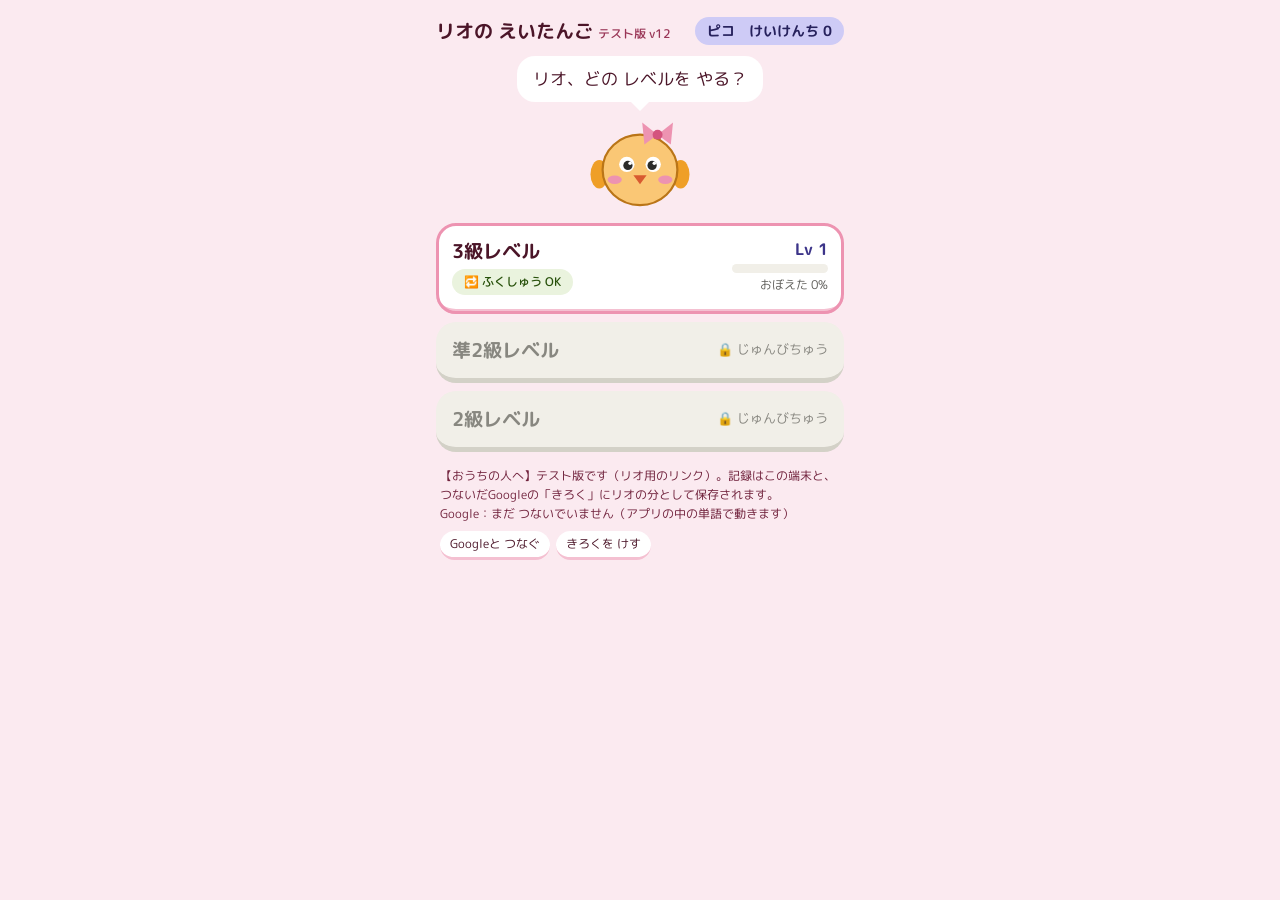
<file: eitango-test/index.html>
<!DOCTYPE html>
<html lang="ja"><head><meta charset="utf-8"><meta name="viewport" content="width=device-width,initial-scale=1">
<title>えいたんご</title><meta http-equiv="refresh" content="0; url=rio/">
<script>location.replace('rio/');</script></head>
<body><p><a href="rio/">リオの えいたんご へ</a></p></body></html>
</file>
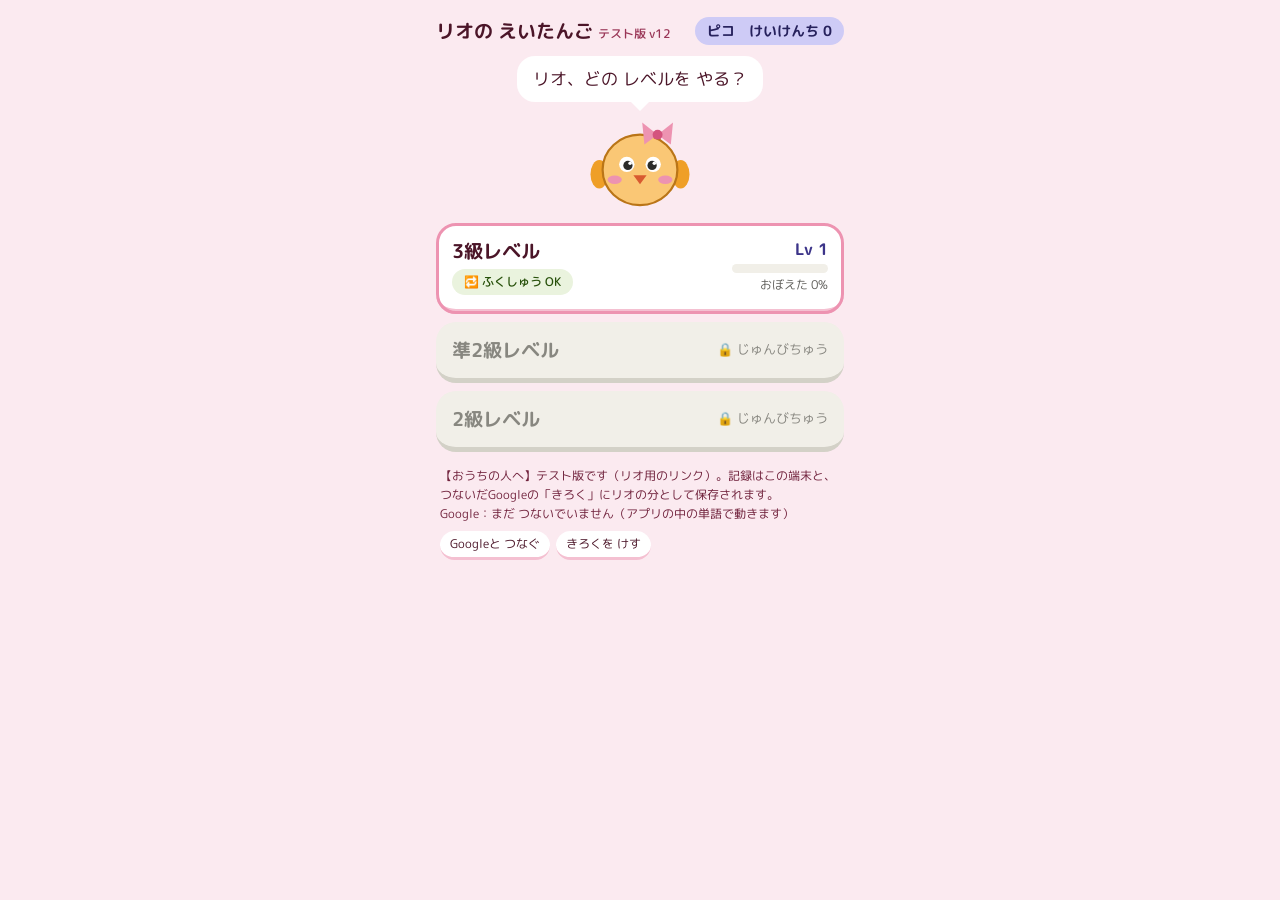
<file: eitango-test/rio/index.html>
<!DOCTYPE html>
<html lang="ja">
<head>
<meta charset="utf-8">
<meta name="viewport" content="width=device-width,initial-scale=1,viewport-fit=cover">
<meta name="theme-color" content="#FBEAF0">
<title>リオの えいたんご</title>
<link rel="preconnect" href="https://fonts.googleapis.com">
<link rel="preconnect" href="https://fonts.gstatic.com" crossorigin>
<link href="https://fonts.googleapis.com/css2?family=M+PLUS+Rounded+1c:wght@400;500;700&display=swap" rel="stylesheet">
<link rel="stylesheet" href="../app.css?v=12">
</head>
<body>
<div id="app"></div>
<script>window.EITANGO_USER = {id:'rio', name:'リオ'};</script>
<script src="../app.js?v=12"></script>
</body>
</html>
</file>
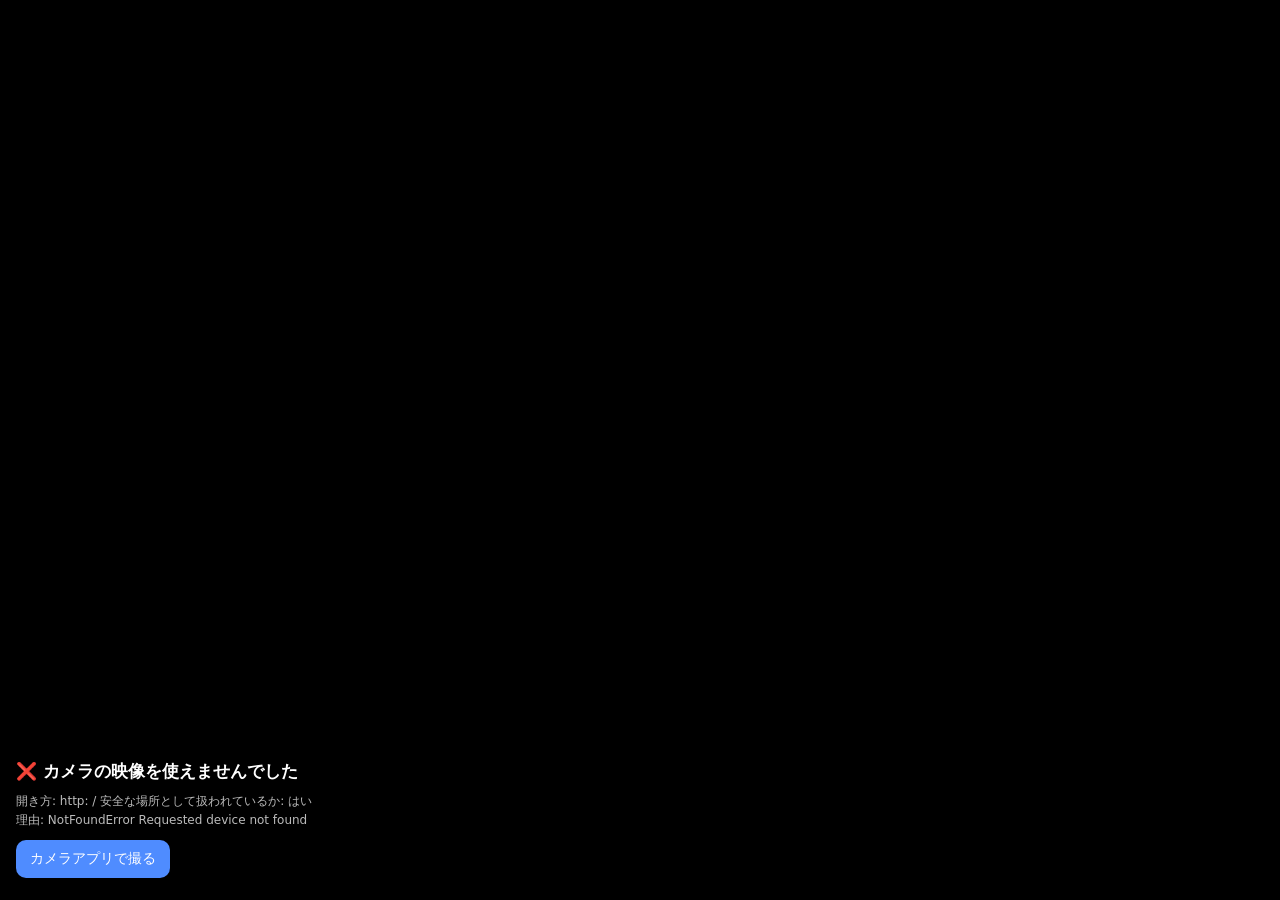
<file: camera_test.html>
<!DOCTYPE html>
<html lang="ja">
<head>
<meta charset="utf-8">
<meta name="viewport" content="width=device-width, initial-scale=1">
<title>カメラ確認</title>
<style>
  html,body{margin:0;height:100%;background:#000;color:#fff;font-family:system-ui,sans-serif}
  video{position:fixed;inset:0;width:100%;height:100%;object-fit:cover}
  #panel{position:fixed;left:0;right:0;bottom:0;padding:14px 16px 22px;background:rgba(0,0,0,.72);font-size:15px;line-height:1.6}
  #msg{font-size:17px;font-weight:700;margin-bottom:6px}
  #info{font-size:12px;color:#bbb;word-break:break-all}
  button{margin-top:10px;margin-right:8px;padding:10px 14px;border:0;border-radius:10px;background:#4f8cff;color:#fff;font-size:14px}
</style>
</head>
<body>
<video id="v" autoplay playsinline muted></video>
<div id="panel">
  <div id="msg">カメラを起動しています…</div>
  <div id="info"></div>
  <button id="photo" hidden>高画質で撮れるか試す</button>
  <label><button id="camApp">カメラアプリで撮る</button><input id="f" type="file" accept="image/*" capture="environment" hidden></label>
</div>
<script>
const msg = document.getElementById('msg'), info = document.getElementById('info'), v = document.getElementById('v');
const add = t => { info.innerHTML += t + '<br>'; };
add('開き方: ' + location.protocol + ' / 安全な場所として扱われているか: ' + (window.isSecureContext ? 'はい' : 'いいえ'));
let track = null;
(async () => {
  if (!navigator.mediaDevices || !navigator.mediaDevices.getUserMedia) { msg.textContent = '❌ この開き方ではカメラの映像を使えません'; return; }
  try {
    const s = await navigator.mediaDevices.getUserMedia({ video: { facingMode: 'environment', width: { ideal: 3840 }, height: { ideal: 2160 } }, audio: false });
    v.srcObject = s; track = s.getVideoTracks()[0];
    await new Promise(r => v.onloadedmetadata = r);
    msg.textContent = '✅ カメラが使えました！';
    add('映像の大きさ: ' + v.videoWidth + ' × ' + v.videoHeight);
    if ('ImageCapture' in window) document.getElementById('photo').hidden = false;
  } catch (e) {
    msg.textContent = '❌ カメラの映像を使えませんでした';
    add('理由: ' + e.name + ' ' + e.message);
  }
})();
document.getElementById('photo').onclick = async () => {
  try { const b = await new ImageCapture(track).takePhoto(); const im = await createImageBitmap(b); add('高画質の写真: ' + im.width + ' × ' + im.height + '（OK）'); }
  catch (e) { add('高画質の写真: 撮れませんでした ' + e.name); }
};
document.getElementById('camApp').onclick = () => document.getElementById('f').click();
document.getElementById('f').onchange = async e => {
  const file = e.target.files[0]; if (!file) return;
  try { const im = await createImageBitmap(file); add('カメラアプリの写真: ' + im.width + ' × ' + im.height + '（OK）'); }
  catch (err) { add('カメラアプリの写真: 読めませんでした'); }
};
</script>
</body>
</html>
</file>
<file: eitango-test/app.css>
*{box-sizing:border-box}
html,body{margin:0;padding:0}
body{font-family:'M PLUS Rounded 1c',system-ui,sans-serif;background:#FBEAF0;color:#4B1528;-webkit-tap-highlight-color:transparent;transition:background .3s}
#app{max-width:440px;margin:0 auto;min-height:100vh;min-height:100dvh;padding:max(16px,env(safe-area-inset-top)) max(16px,env(safe-area-inset-right)) max(28px,env(safe-area-inset-bottom)) max(16px,env(safe-area-inset-left));position:relative;overflow:hidden}
.scr{animation:fade .25s ease}
@keyframes fade{from{opacity:0;transform:translateY(6px)}to{opacity:1;transform:none}}
button{font-family:inherit;cursor:pointer}
.top{display:flex;justify-content:space-between;align-items:center;gap:8px;min-height:30px}
.ttl{font-size:19px;font-weight:700}
.ttl small{font-size:12px;font-weight:500;color:#993556}
.pill{display:inline-block;border-radius:999px;padding:4px 12px;font-size:14px;font-weight:700}
.lvp{background:#CECBF6;color:#26215C}
.bar{background:#FFFFFF;border-radius:999px;height:12px;overflow:hidden;margin:8px 0 14px}
.bar i{display:block;height:100%;background:#AFA9EC;border-radius:999px;width:0}
.bar.big{height:18px;background:#F1EFE8}
.bar.big i{background:#EF9F27}
.center{text-align:center}
.bub{position:relative;background:#FFFFFF;border-radius:18px;padding:10px 16px;font-size:17px;display:inline-block;line-height:1.5}
.bub:after{content:'';position:absolute;left:50%;bottom:-9px;margin-left:-9px;border:9px solid transparent;border-top-color:#FFFFFF;border-bottom:0}
.pico{display:block;margin:6px auto 0}
.bounce{animation:bounce .55s ease 3}
@keyframes bounce{0%,100%{transform:translateY(0)}50%{transform:translateY(-14px)}}
.btn{display:block;width:100%;border:0;border-radius:999px;padding:16px 0;font-size:22px;font-weight:700;border-bottom:6px solid;transition:transform .08s,border-bottom-width .08s;margin:10px 0}
.btn:active{transform:translateY(4px);border-bottom-width:2px}
.pink{background:#ED93B1;border-color:#D4537E;color:#4B1528}
.lav{background:#AFA9EC;border-color:#7F77DD;color:#26215C}
.mintb{background:#5DCAA5;border-color:#1D9E75;color:#04342C}
.panel{background:#FFFFFF;border-radius:20px;padding:12px;margin:10px 0}
.lbl{font-size:14px;margin:0 0 8px;text-align:center}
.note{font-size:12px;line-height:1.6;color:#72243E;margin:14px 4px 0}
.card{background:#FFFFFF;border-radius:26px;padding:28px 12px 18px;text-align:center;position:relative;margin-top:12px}
.tape{position:absolute;top:-9px;left:50%;margin-left:-40px;width:80px;height:20px;background:#F4C0D1;transform:rotate(-4deg);border-radius:2px}
.word{font-size:58px;font-weight:700;margin:8px 0 6px;letter-spacing:1px;color:#04342C}
.round{width:52px;height:52px;border-radius:50%;border:0;background:#CECBF6;color:#26215C;font-size:24px;border-bottom:4px solid #AFA9EC}
.round.sm{width:40px;height:40px;font-size:18px;flex-shrink:0}
.hintbox{display:none;opacity:.45;margin:2px 0 6px}
.hintbox.show{display:block}
.hintem{font-size:56px}
.microw{display:flex;align-items:flex-end;justify-content:center;gap:10px;margin-top:10px}
.ear{width:100px;height:100px;border-radius:50%;border:3px dashed #ED93B1;background:#FFFFFF;display:flex;flex-direction:column;align-items:center;justify-content:center;transition:background .2s}
.ear .earic{font-size:30px;opacity:.35}
.ear .count{font-size:28px;font-weight:700;color:#D4537E;line-height:1;min-height:28px}
.ear.on{background:#F4C0D1;border-style:solid;animation:pulse 1s infinite}
.ear.on .earic{opacity:1}
@keyframes pulse{0%,100%{box-shadow:0 0 0 0 rgba(237,147,177,.7)}50%{box-shadow:0 0 0 16px rgba(237,147,177,0)}}
.cap{font-size:13px;text-align:center;margin:6px 0 0}
.heard{font-size:13px;color:#5F5E5A;text-align:center;min-height:20px;margin:6px 0 0}
.fb{display:flex;flex-wrap:wrap;gap:6px;justify-content:center;align-items:center;margin-top:12px;font-size:12px;color:#5F5E5A}
.sbtn{border:0;background:#FFFFFF;border-radius:999px;padding:8px 14px;font-size:14px;color:#4B1528;border-bottom:3px solid #F4C0D1}
.hintb{font-size:16px;padding:10px 18px;border-bottom-color:#FAC775;margin-top:10px}
.stars{font-size:16px;color:#EF9F27;letter-spacing:1px}
.stars .rest{color:#5DCAA5}
.cmb{background:#F5C4B3;color:#712B13}
.res-t{font-size:34px;font-weight:700;margin:26px 0 0;text-align:center}
.answ{font-size:24px;font-weight:700;text-align:center}
.answ .em{font-size:30px}
.bigem{font-size:70px;text-align:center;line-height:1.1}
.exbox{position:relative;background:#FFFFFF;border-radius:20px;padding:20px 12px 12px;margin:14px 0 10px}
.exl{position:absolute;top:-11px;left:14px;background:#CECBF6;color:#26215C;font-size:12px}
.exrow{display:flex;align-items:center;justify-content:center;gap:8px}
.exen{font-size:21px;margin:0}
.exja{font-size:15px;margin:6px 0 0;text-align:center;color:#3C3489}
.hw{color:#D4537E;font-weight:700;text-decoration:underline;text-decoration-thickness:3px;text-underline-offset:4px}
.pair{font-size:14px;text-align:center;margin:4px 0 0;color:#5F5E5A}
.pills{display:flex;justify-content:center;gap:6px;flex-wrap:wrap;margin:10px 0 4px}
.xp{background:#FAC775;color:#633806}
.illu{text-align:center;margin:6px 0 0}
.illu p{font-size:11px;color:#5F5E5A;margin:0}
.cnts{display:grid;grid-template-columns:repeat(3,1fr);gap:8px}
.c{border-radius:12px;padding:6px;text-align:center;font-size:13px}
.c b{display:block;font-size:24px}
.c.o{background:#EAF3DE;color:#27500A}.c.d{background:#FAEEDA;color:#633806}.c.x{background:#FCEBEB;color:#791F1F}
.slots{display:flex;justify-content:center;gap:5px}
.slot{width:40px;height:40px;border-radius:50%}
.slot.empty{border:2px dashed #ED93B1}
.st{width:40px;height:40px;border-radius:50%;border:2px solid #D4537E;color:#D4537E;background:#FFFFFF;font-size:8px;line-height:1.05;display:flex;flex-direction:column;align-items:center;justify-content:center;transform:rotate(-12deg);font-weight:700}
.st .sf{font-size:11px}
.st.drop{transform:scale(2.6) rotate(-30deg);opacity:0}
.st.drop.on{transform:scale(1) rotate(-12deg);opacity:1;transition:transform .35s cubic-bezier(.3,1.6,.6,1),opacity .2s}
.pon{font-size:20px;font-weight:700;color:#D4537E;text-align:center;margin:6px 0 0;opacity:0;transition:opacity .3s;height:26px}
.pon.on{opacity:1}
.small{font-size:13px;text-align:center;margin:4px 0 0}
.lvrow{display:flex;justify-content:space-between;align-items:center}
.lvrow b{font-size:32px}
.lvup{background:#F5C4B3;color:#712B13;transform:scale(0);transition:transform .35s}
.lvup.on{transform:scale(1)}
.gains{margin-top:8px;border-top:1px dashed #F4C0D1;padding-top:6px}
.gr{display:flex;justify-content:space-between;font-size:14px;padding:2px 0}
.gr.tot{font-weight:700;font-size:16px;border-top:1px dashed #F4C0D1;margin-top:4px;padding-top:6px}
.cf{position:absolute;top:-14px;width:9px;height:13px;border-radius:2px;animation:fall linear forwards;pointer-events:none;z-index:5}
@keyframes fall{to{transform:translateY(560px) rotate(560deg);opacity:0}}
.lvbtn{display:flex;width:100%;justify-content:space-between;align-items:center;gap:8px;border:0;background:#FFFFFF;border-radius:20px;padding:14px 16px;margin:8px 0;border-bottom:5px solid #F4C0D1;text-align:left;color:#4B1528;transition:transform .08s,border-bottom-width .08s}
.lvbtn:active{transform:translateY(3px);border-bottom-width:2px}
.lvbtn.sel{outline:3px solid #ED93B1;outline-offset:-3px}
.lvbtn.locked{background:#F1EFE8;border-bottom-color:#D3D1C7;color:#888780}
.lvname{font-size:19px;font-weight:700;white-space:nowrap}
.lvside{display:flex;flex-direction:column;align-items:flex-end;gap:3px;font-size:13px}
.lvnum{font-size:16px;font-weight:700;color:#3C3489}
.minibar{display:block;width:96px;height:9px;border-radius:999px;background:#F1EFE8;overflow:hidden}
.minibar i{display:block;height:100%;background:#EF9F27;border-radius:999px}
.lvpct{font-size:12px;color:#5F5E5A}
.big-t{font-size:26px;font-weight:700;margin:18px 0 2px}
</file>
